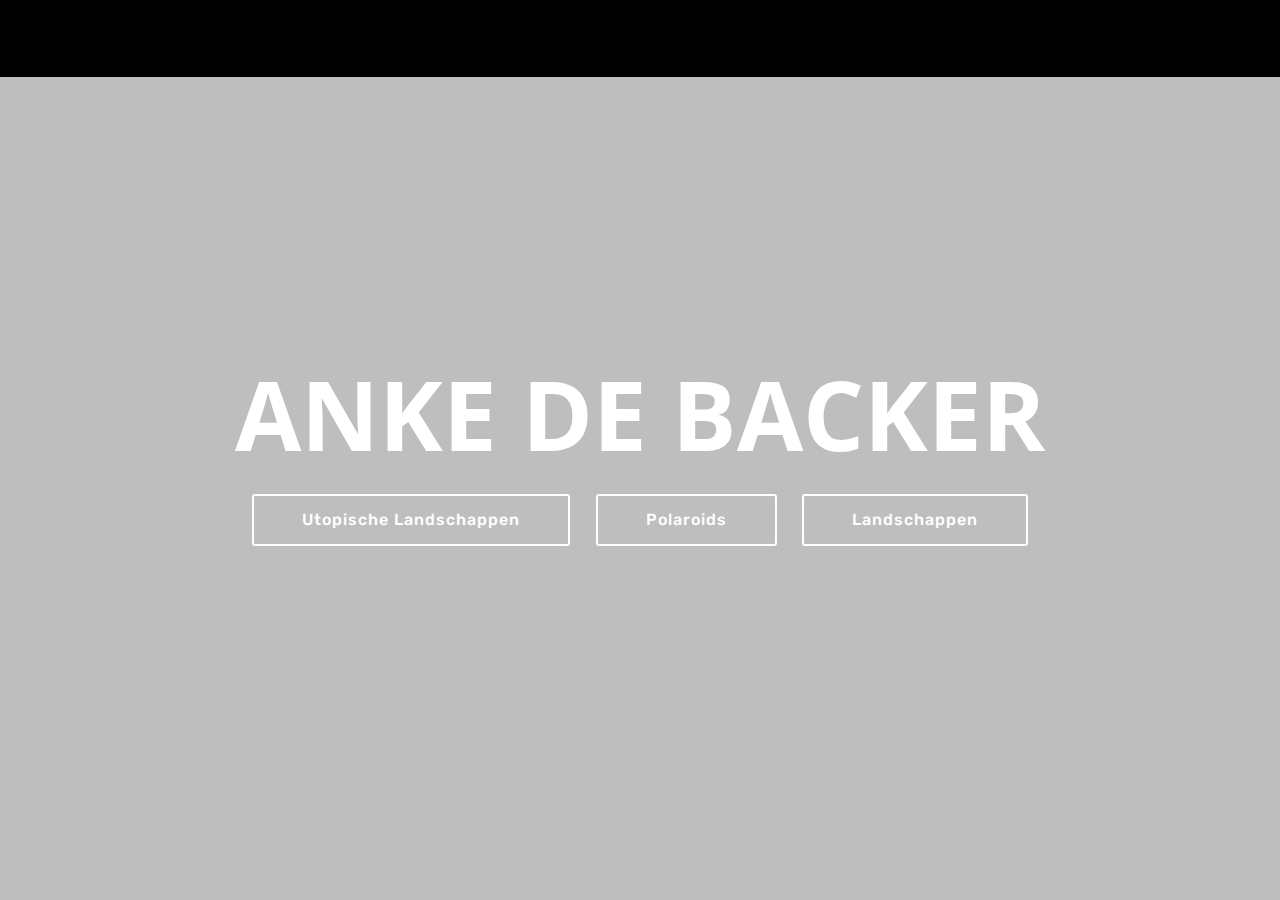
<file: index.html>
<!DOCTYPE html>
<html >
<head>
  <!-- Site made with Mobirise Website Builder v4.8.4, https://mobirise.com -->
  <meta charset="UTF-8">
  <meta http-equiv="X-UA-Compatible" content="IE=edge">
  <meta name="generator" content="Mobirise v4.8.4, mobirise.com">
  <meta name="viewport" content="width=device-width, initial-scale=1, minimum-scale=1">
  <link rel="shortcut icon" href="assets/images/logo2.png" type="image/x-icon">
  <meta name="description" content="">
  <title>Home</title>
  <link rel="stylesheet" href="assets/web/assets/mobirise-icons/mobirise-icons.css">
  <link rel="stylesheet" href="assets/tether/tether.min.css">
  <link rel="stylesheet" href="assets/bootstrap/css/bootstrap.min.css">
  <link rel="stylesheet" href="assets/bootstrap/css/bootstrap-grid.min.css">
  <link rel="stylesheet" href="assets/bootstrap/css/bootstrap-reboot.min.css">
  <link rel="stylesheet" href="assets/dropdown/css/style.css">
  <link rel="stylesheet" href="assets/theme/css/style.css">
  <link rel="stylesheet" href="assets/mobirise/css/mbr-additional.css" type="text/css">
  
  
  
</head>
<body>

<!-- Google Analytics -->
<!-- Global site tag (gtag.js) - Google Analytics -->
<script async src="https://www.googletagmanager.com/gtag/js?id=UA-126751980-1"></script>
<script>
  window.dataLayer = window.dataLayer || [];
  function gtag(){dataLayer.push(arguments);}
  gtag('js', new Date());

  gtag('config', 'UA-126751980-1');
</script>

<!-- /Google Analytics -->


  <section class="menu cid-r7dL0N2SV4" once="menu" id="menu1-d">

    

    <nav class="navbar navbar-expand beta-menu navbar-dropdown align-items-center navbar-fixed-top navbar-toggleable-sm">
        <button class="navbar-toggler navbar-toggler-right" type="button" data-toggle="collapse" data-target="#navbarSupportedContent" aria-controls="navbarSupportedContent" aria-expanded="false" aria-label="Toggle navigation">
            <div class="hamburger">
                <span></span>
                <span></span>
                <span></span>
                <span></span>
            </div>
        </button>
        <div class="menu-logo">
            <div class="navbar-brand">
                
                
            </div>
        </div>
        <div class="collapse navbar-collapse" id="navbarSupportedContent">
            <ul class="navbar-nav nav-dropdown nav-right navbar-nav-top-padding" data-app-modern-menu="true"><li class="nav-item">
                    <a class="nav-link link text-black display-4" href="index.html">HOME</a>
                </li><li class="nav-item">
                    <a class="nav-link link text-black display-4" href="page3.html">BIOGRAFIE</a>
                </li><li class="nav-item"><a class="nav-link link text-black display-4" href="page5.html">INSTAGRAM</a></li><li class="nav-item"><a class="nav-link link text-black display-4" href="page4.html">CONTACT</a></li></ul>
            
        </div>
    </nav>
</section>

<section class="engine"><a href="https://mobirise.info/t">free amp template</a></section><section class="header8 cid-r7dKYGfthW mbr-fullscreen" data-bg-video="https://www.youtube.com/embed/RB9sBv_3J9g?rel=0&amp;showinfo=0&amp;autoplay=0&amp;loop=0" id="header8-c">

    

    <div class="mbr-overlay" style="opacity: 0.2; background-color: rgb(0, 0, 0);">
    </div>

    <div class="container align-center">
        <div class="row justify-content-md-center">
            <div class="mbr-white col-md-10">
                <h1 class="mbr-section-title align-center py-2 mbr-bold mbr-fonts-style display-1">
                        ANKE DE BACKER</h1>
                
                
                
                <div class="mbr-section-btn text-center"><a class="btn btn-md btn-white-outline display-4" href="page.html">Utopische Landschappen</a> <a class="btn btn-md btn-white-outline display-4" href="https://mobirise.co">Polaroids</a> <a class="btn btn-md btn-white-outline display-4" href="page6.html">Landschappen</a></div>
            </div>
        </div>
    </div>
    
</section>


  <script src="assets/web/assets/jquery/jquery.min.js"></script>
  <script src="assets/popper/popper.min.js"></script>
  <script src="assets/tether/tether.min.js"></script>
  <script src="assets/bootstrap/js/bootstrap.min.js"></script>
  <script src="assets/smoothscroll/smooth-scroll.js"></script>
  <script src="assets/touchswipe/jquery.touch-swipe.min.js"></script>
  <script src="assets/playervimeo/vimeo_player.js"></script>
  <script src="assets/ytplayer/jquery.mb.ytplayer.min.js"></script>
  <script src="assets/vimeoplayer/jquery.mb.vimeo_player.js"></script>
  <script src="assets/dropdown/js/script.min.js"></script>
  <script src="assets/theme/js/script.js"></script>
  
  
</body>
</html>
</file>
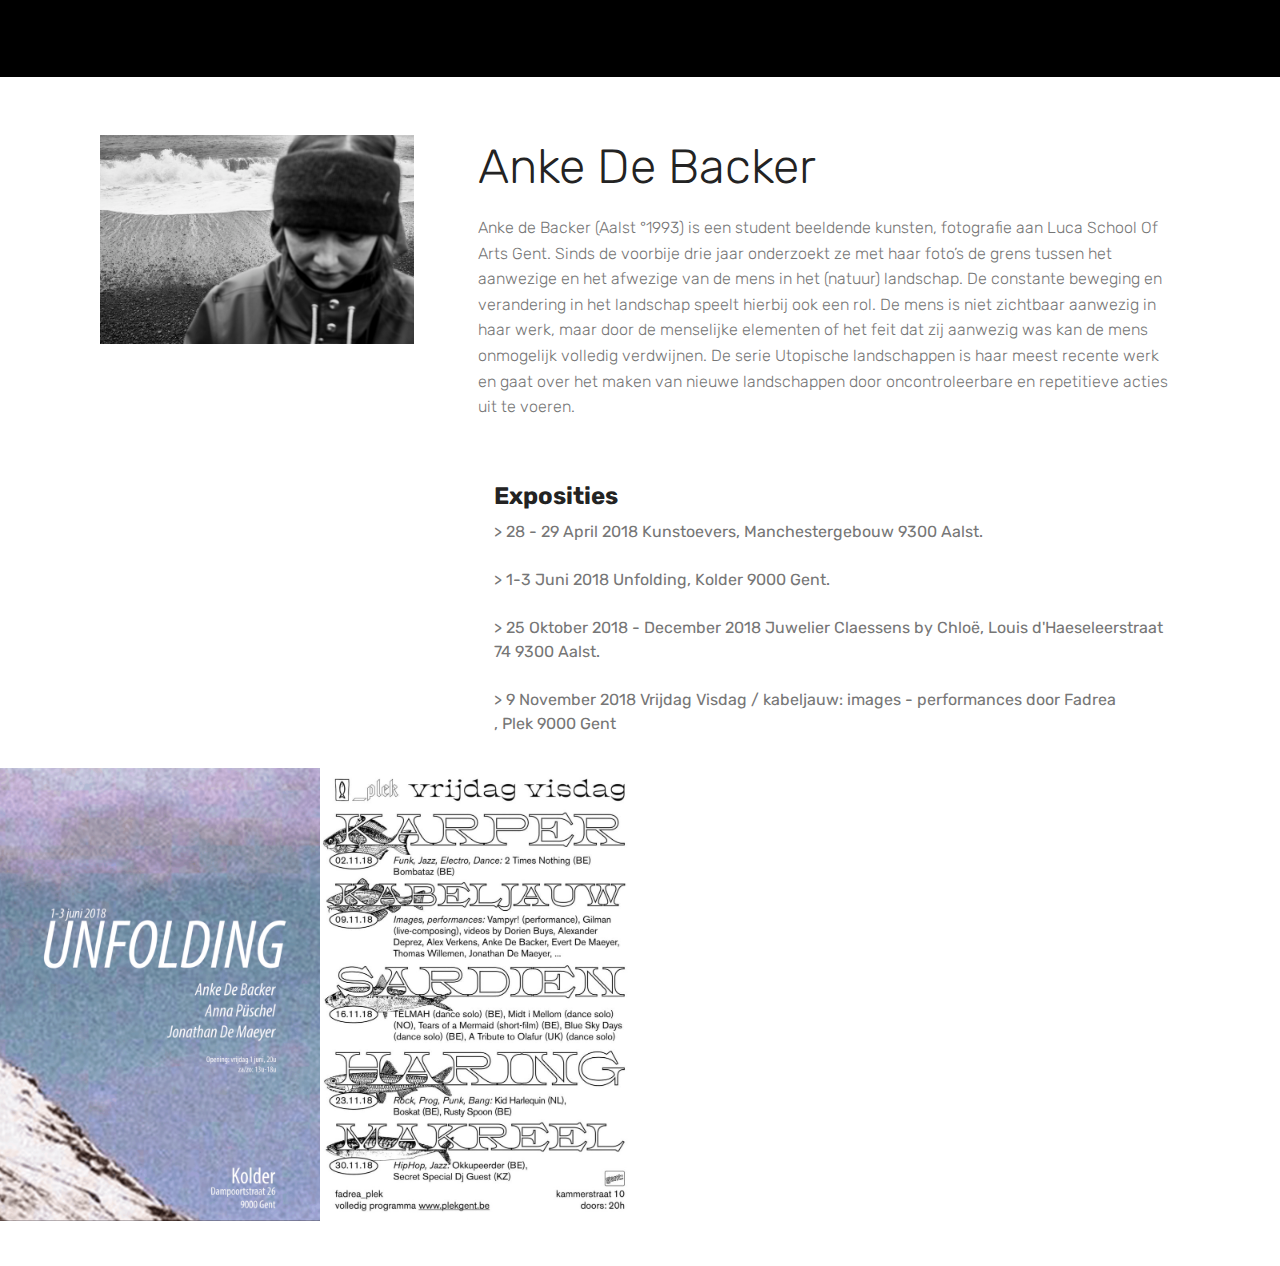
<file: page3.html>
<!DOCTYPE html>
<html >
<head>
  <!-- Site made with Mobirise Website Builder v4.8.4, https://mobirise.com -->
  <meta charset="UTF-8">
  <meta http-equiv="X-UA-Compatible" content="IE=edge">
  <meta name="generator" content="Mobirise v4.8.4, mobirise.com">
  <meta name="viewport" content="width=device-width, initial-scale=1, minimum-scale=1">
  <link rel="shortcut icon" href="assets/images/logo2.png" type="image/x-icon">
  <meta name="description" content="Website Builder Description">
  <title>biografie</title>
  <link rel="stylesheet" href="assets/web/assets/mobirise-icons/mobirise-icons.css">
  <link rel="stylesheet" href="assets/tether/tether.min.css">
  <link rel="stylesheet" href="assets/bootstrap/css/bootstrap.min.css">
  <link rel="stylesheet" href="assets/bootstrap/css/bootstrap-grid.min.css">
  <link rel="stylesheet" href="assets/bootstrap/css/bootstrap-reboot.min.css">
  <link rel="stylesheet" href="assets/dropdown/css/style.css">
  <link rel="stylesheet" href="assets/theme/css/style.css">
  <link rel="stylesheet" href="assets/gallery/style.css">
  <link rel="stylesheet" href="assets/mobirise/css/mbr-additional.css" type="text/css">
  
  
  
</head>
<body>

<!-- Google Analytics -->
<!-- Global site tag (gtag.js) - Google Analytics -->
<script async src="https://www.googletagmanager.com/gtag/js?id=UA-126751980-1"></script>
<script>
  window.dataLayer = window.dataLayer || [];
  function gtag(){dataLayer.push(arguments);}
  gtag('js', new Date());

  gtag('config', 'UA-126751980-1');
</script>

<!-- /Google Analytics -->


  <section class="menu cid-r8wgXJpiSx" once="menu" id="menu1-o">

    

    <nav class="navbar navbar-expand beta-menu navbar-dropdown align-items-center navbar-fixed-top navbar-toggleable-sm">
        <button class="navbar-toggler navbar-toggler-right" type="button" data-toggle="collapse" data-target="#navbarSupportedContent" aria-controls="navbarSupportedContent" aria-expanded="false" aria-label="Toggle navigation">
            <div class="hamburger">
                <span></span>
                <span></span>
                <span></span>
                <span></span>
            </div>
        </button>
        <div class="menu-logo">
            <div class="navbar-brand">
                
                
            </div>
        </div>
        <div class="collapse navbar-collapse" id="navbarSupportedContent">
            <ul class="navbar-nav nav-dropdown nav-right navbar-nav-top-padding" data-app-modern-menu="true"><li class="nav-item">
                    <a class="nav-link link text-black display-4" href="index.html">HOME</a>
                </li><li class="nav-item">
                    <a class="nav-link link text-black display-4" href="page3.html">BIOGRAFIE</a>
                </li><li class="nav-item"><a class="nav-link link text-black display-4" href="page5.html">INSTAGRAM</a></li><li class="nav-item"><a class="nav-link link text-black display-4" href="page4.html">CONTACT</a></li></ul>
            
        </div>
    </nav>
</section>

<section class="engine"><a href="https://mobirise.info/p">web templates free download</a></section><section class="features11 cid-r7dQSt8qyp" id="features11-i">

    

    

    <div class="container">   
        <div class="col-md-12">
            <div class="media-container-row">
                <div class="mbr-figure" style="width: 35%;">
                    <img src="assets/images/1-110.jpg" alt="Mobirise" title="">
                </div>
                <div class=" align-left aside-content">
                    <h2 class="mbr-title pt-2 mbr-fonts-style display-2">Anke De Backer</h2>
                    <div class="mbr-section-text">
                        <p class="mbr-text mb-5 pt-3 mbr-light mbr-fonts-style display-7">
                        Anke de Backer (Aalst °1993) is een student beeldende kunsten, fotografie aan Luca School Of Arts Gent. Sinds de voorbije drie jaar onderzoekt ze met haar foto’s de grens tussen het aanwezige en het afwezige van de mens in het (natuur) landschap. De constante beweging en verandering in het landschap speelt hierbij ook een rol. De mens is niet zichtbaar aanwezig in haar werk, maar door de menselijke elementen of het feit dat zij aanwezig was kan de mens onmogelijk volledig verdwijnen.  De serie Utopische landschappen is haar meest recente werk en gaat over het maken van nieuwe landschappen door oncontroleerbare en repetitieve acties uit te voeren.</p>
                    </div>

                    <div class="block-content">
                        <div class="card p-3 pr-3">
                            <div class="media">
                                     
                                <div class="media-body">
                                    <h4 class="card-title mbr-fonts-style display-5"><strong>Exposities&nbsp;</strong></h4>
                                </div>
                            </div>                

                            <div class="card-box">
                                <p class="block-text mbr-fonts-style display-7">&gt; 28 - 29 April 2018 Kunstoevers, Manchestergebouw 9300 Aalst. <br><br>&gt; 1-3 Juni 2018 Unfolding, Kolder 9000 Gent. <br><br>&gt; 25 Oktober 2018 - December 2018 Juwelier Claessens by Chloë, Louis d'Haeseleerstraat 74 9300 Aalst. <br><br>&gt; 9 November 2018 Vrijdag Visdag / kabeljauw: images - performances door Fadrea <br>, Plek 9000 Gent&nbsp;</p>
                            </div>
                        </div>

                        
                    </div>
                </div>
            </div>
        </div> 
    </div>          
</section>

<section class="mbr-gallery mbr-slider-carousel cid-r8wfuVxZlB" id="gallery3-l">

    

    <div>
        <div><!-- Filter --><!-- Gallery --><div class="mbr-gallery-row"><div class="mbr-gallery-layout-default"><div><div><div class="mbr-gallery-item mbr-gallery-item--p0" data-video-url="false" data-tags="Geweldige"><div href="#lb-gallery3-l" data-slide-to="0" data-toggle="modal"><img src="assets/images/32152276-10216862632983622-5066106232792678400-n-800x1134.png" alt="" title=""><span class="icon-focus"></span></div></div><div class="mbr-gallery-item mbr-gallery-item--p0" data-video-url="false" data-tags="Geweldige"><div href="#lb-gallery3-l" data-slide-to="1" data-toggle="modal"><img src="assets/images/45057844-1864809343616482-1585149421090242560-o-800x1131.jpg" alt="" title=""><span class="icon-focus"></span></div></div></div></div><div class="clearfix"></div></div></div><!-- Lightbox --><div data-app-prevent-settings="" class="mbr-slider modal fade carousel slide" tabindex="-1" data-keyboard="true" data-interval="false" id="lb-gallery3-l"><div class="modal-dialog"><div class="modal-content"><div class="modal-body"><div class="carousel-inner"><div class="carousel-item"><img src="assets/images/32152276-10216862632983622-5066106232792678400-n.png" alt="" title=""></div><div class="carousel-item active"><img src="assets/images/45057844-1864809343616482-1585149421090242560-o.jpg" alt="" title=""></div></div><a class="carousel-control carousel-control-prev" role="button" data-slide="prev" href="#lb-gallery3-l"><span class="mbri-left mbr-iconfont" aria-hidden="true"></span><span class="sr-only">Previous</span></a><a class="carousel-control carousel-control-next" role="button" data-slide="next" href="#lb-gallery3-l"><span class="mbri-right mbr-iconfont" aria-hidden="true"></span><span class="sr-only">Next</span></a><a class="close" href="#" role="button" data-dismiss="modal"><span class="sr-only">Close</span></a></div></div></div></div></div>
    </div>

</section>


  <script src="assets/web/assets/jquery/jquery.min.js"></script>
  <script src="assets/popper/popper.min.js"></script>
  <script src="assets/tether/tether.min.js"></script>
  <script src="assets/bootstrap/js/bootstrap.min.js"></script>
  <script src="assets/smoothscroll/smooth-scroll.js"></script>
  <script src="assets/dropdown/js/script.min.js"></script>
  <script src="assets/touchswipe/jquery.touch-swipe.min.js"></script>
  <script src="assets/vimeoplayer/jquery.mb.vimeo_player.js"></script>
  <script src="assets/bootstrapcarouselswipe/bootstrap-carousel-swipe.js"></script>
  <script src="assets/masonry/masonry.pkgd.min.js"></script>
  <script src="assets/imagesloaded/imagesloaded.pkgd.min.js"></script>
  <script src="assets/theme/js/script.js"></script>
  <script src="assets/gallery/player.min.js"></script>
  <script src="assets/gallery/script.js"></script>
  <script src="assets/slidervideo/script.js"></script>
  
  
</body>
</html>
</file>
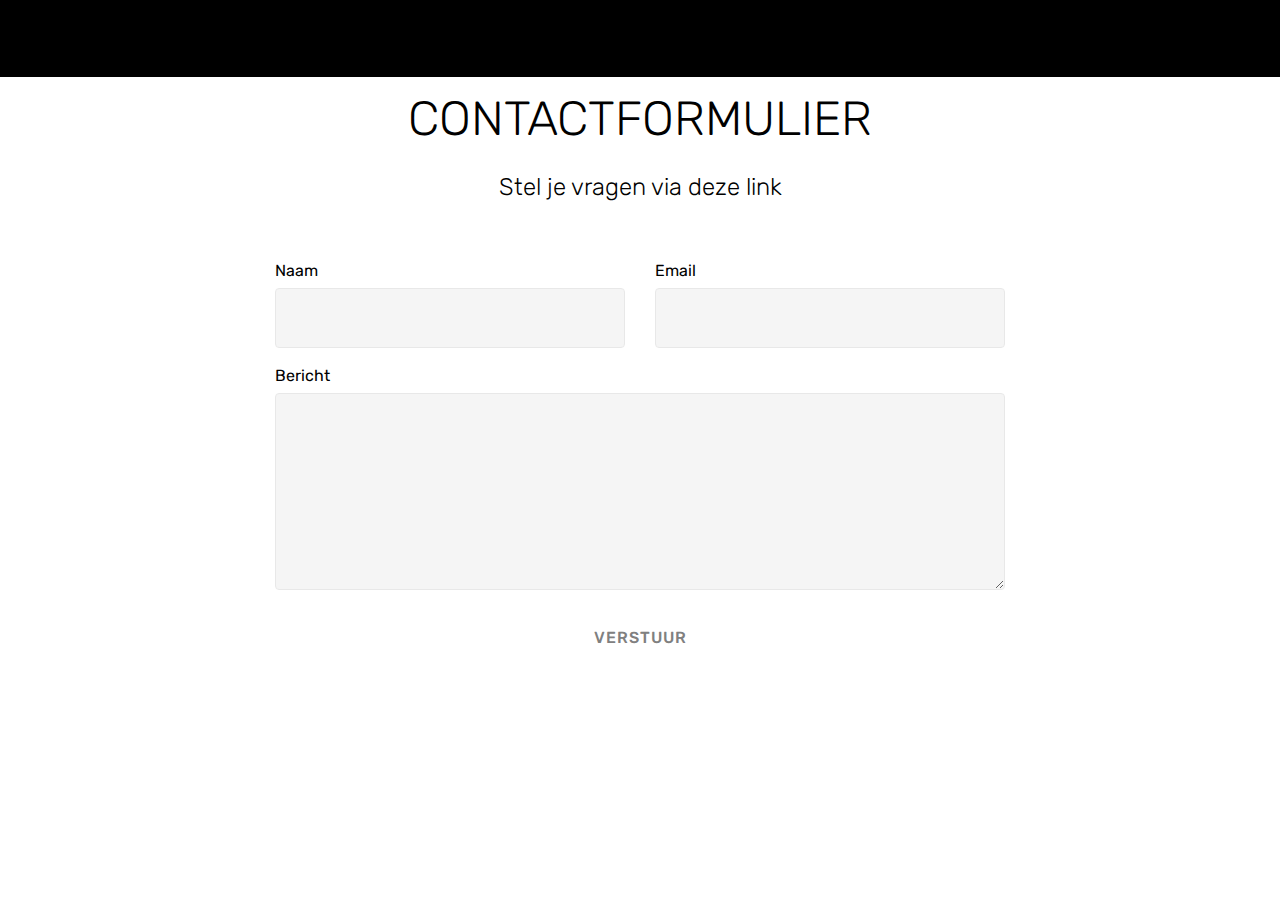
<file: page4.html>
<!DOCTYPE html>
<html >
<head>
  <!-- Site made with Mobirise Website Builder v4.8.4, https://mobirise.com -->
  <meta charset="UTF-8">
  <meta http-equiv="X-UA-Compatible" content="IE=edge">
  <meta name="generator" content="Mobirise v4.8.4, mobirise.com">
  <meta name="viewport" content="width=device-width, initial-scale=1, minimum-scale=1">
  <link rel="shortcut icon" href="assets/images/logo2.png" type="image/x-icon">
  <meta name="description" content="Web Page Maker Description">
  <title>CONTACT</title>
  <link rel="stylesheet" href="assets/web/assets/mobirise-icons/mobirise-icons.css">
  <link rel="stylesheet" href="assets/tether/tether.min.css">
  <link rel="stylesheet" href="assets/bootstrap/css/bootstrap.min.css">
  <link rel="stylesheet" href="assets/bootstrap/css/bootstrap-grid.min.css">
  <link rel="stylesheet" href="assets/bootstrap/css/bootstrap-reboot.min.css">
  <link rel="stylesheet" href="assets/dropdown/css/style.css">
  <link rel="stylesheet" href="assets/theme/css/style.css">
  <link rel="stylesheet" href="assets/mobirise/css/mbr-additional.css" type="text/css">
  
  
  
</head>
<body>

<!-- Google Analytics -->
<!-- Global site tag (gtag.js) - Google Analytics -->
<script async src="https://www.googletagmanager.com/gtag/js?id=UA-126751980-1"></script>
<script>
  window.dataLayer = window.dataLayer || [];
  function gtag(){dataLayer.push(arguments);}
  gtag('js', new Date());

  gtag('config', 'UA-126751980-1');
</script>

<!-- /Google Analytics -->


  <section class="menu cid-r7dL0N2SV4" once="menu" id="menu1-e">

    

    <nav class="navbar navbar-expand beta-menu navbar-dropdown align-items-center navbar-fixed-top navbar-toggleable-sm">
        <button class="navbar-toggler navbar-toggler-right" type="button" data-toggle="collapse" data-target="#navbarSupportedContent" aria-controls="navbarSupportedContent" aria-expanded="false" aria-label="Toggle navigation">
            <div class="hamburger">
                <span></span>
                <span></span>
                <span></span>
                <span></span>
            </div>
        </button>
        <div class="menu-logo">
            <div class="navbar-brand">
                
                
            </div>
        </div>
        <div class="collapse navbar-collapse" id="navbarSupportedContent">
            <ul class="navbar-nav nav-dropdown nav-right navbar-nav-top-padding" data-app-modern-menu="true"><li class="nav-item">
                    <a class="nav-link link text-black display-4" href="index.html">HOME</a>
                </li><li class="nav-item">
                    <a class="nav-link link text-black display-4" href="page3.html">BIOGRAFIE</a>
                </li><li class="nav-item"><a class="nav-link link text-black display-4" href="page5.html">INSTAGRAM</a></li><li class="nav-item"><a class="nav-link link text-black display-4" href="page4.html">CONTACT</a></li></ul>
            
        </div>
    </nav>
</section>

<section class="engine"><a href="https://mobirise.info/x">css templates</a></section><section class="mbr-section form1 cid-r7dOeHgq0d" id="form1-f">

    

    
    <div class="container">
        <div class="row justify-content-center">
            <div class="title col-12 col-lg-8">
                <h2 class="mbr-section-title align-center pb-3 mbr-fonts-style display-2">
                    CONTACTFORMULIER
                </h2>
                <h3 class="mbr-section-subtitle align-center mbr-light pb-3 mbr-fonts-style display-5">Stel je vragen via deze link</h3>
            </div>
        </div>
    </div>
    <div class="container">
        <div class="row justify-content-center">
            <div class="media-container-column col-lg-8" data-form-type="formoid">
                    <div data-form-alert="" hidden=""></div>
            
                    <form class="mbr-form" action="https://mobirise.com/" method="post" data-form-title="Mobirise Form"><input type="hidden" name="email" data-form-email="true" value="1NK5YstrsvMC7R96fIWlOf+Vp1cu4GVOlLZ2FBUhnTQuuNqP+kWmY07nqlMznZwQVgMG/eptgoXWxp1NziVyVGLnCBa3uxqClxkVTSVb/fNBuSU4GB9HE3hOht+0Hzva">
                        <div class="row row-sm-offset">
                            <div class="col-md-4 multi-horizontal" data-for="name">
                                <div class="form-group">
                                    <label class="form-control-label mbr-fonts-style display-7" for="name-form1-f">Naam</label>
                                    <input type="text" class="form-control" name="name" data-form-field="Name" required="" id="name-form1-f">
                                </div>
                            </div>
                            <div class="col-md-4 multi-horizontal" data-for="email">
                                <div class="form-group">
                                    <label class="form-control-label mbr-fonts-style display-7" for="email-form1-f">Email</label>
                                    <input type="email" class="form-control" name="email" data-form-field="Email" required="" id="email-form1-f">
                                </div>
                            </div>
                            
                        </div>
                        <div class="form-group" data-for="message">
                            <label class="form-control-label mbr-fonts-style display-7" for="message-form1-f">Bericht</label>
                            <textarea type="text" class="form-control" name="message" rows="7" data-form-field="Message" id="message-form1-f"></textarea>
                        </div>
            
                        <span class="input-group-btn"><button href="" type="submit" class="btn btn-form btn-white display-4">VERSTUUR</button></span>
                    </form>
            </div>
        </div>
    </div>
</section>


  <script src="assets/web/assets/jquery/jquery.min.js"></script>
  <script src="assets/popper/popper.min.js"></script>
  <script src="assets/tether/tether.min.js"></script>
  <script src="assets/bootstrap/js/bootstrap.min.js"></script>
  <script src="assets/smoothscroll/smooth-scroll.js"></script>
  <script src="assets/dropdown/js/script.min.js"></script>
  <script src="assets/touchswipe/jquery.touch-swipe.min.js"></script>
  <script src="assets/theme/js/script.js"></script>
  <script src="assets/formoid/formoid.min.js"></script>
  
  
</body>
</html>
</file>
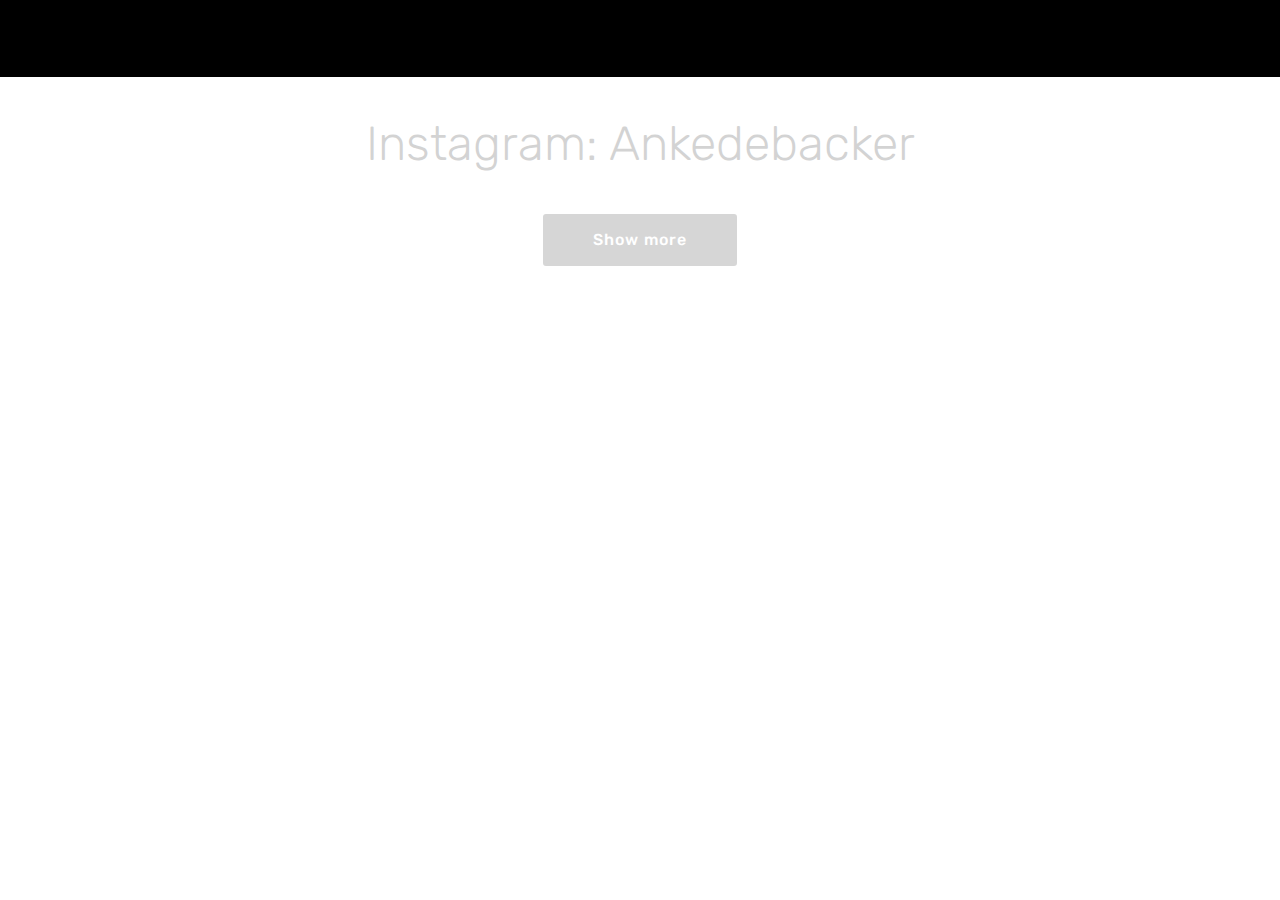
<file: page5.html>
<!DOCTYPE html>
<html >
<head>
  <!-- Site made with Mobirise Website Builder v4.8.4, https://mobirise.com -->
  <meta charset="UTF-8">
  <meta http-equiv="X-UA-Compatible" content="IE=edge">
  <meta name="generator" content="Mobirise v4.8.4, mobirise.com">
  <meta name="viewport" content="width=device-width, initial-scale=1, minimum-scale=1">
  <link rel="shortcut icon" href="assets/images/logo2.png" type="image/x-icon">
  <meta name="description" content="Website Creator Description">
  <title>instagram</title>
  <link rel="stylesheet" href="assets/web/assets/mobirise-icons/mobirise-icons.css">
  <link rel="stylesheet" href="assets/tether/tether.min.css">
  <link rel="stylesheet" href="assets/bootstrap/css/bootstrap.min.css">
  <link rel="stylesheet" href="assets/bootstrap/css/bootstrap-grid.min.css">
  <link rel="stylesheet" href="assets/bootstrap/css/bootstrap-reboot.min.css">
  <link rel="stylesheet" href="assets/dropdown/css/style.css">
  <link rel="stylesheet" href="assets/style.css">
  <link rel="stylesheet" href="assets/slick.css">
  <link rel="stylesheet" href="assets/theme/css/style.css">
  <link rel="stylesheet" href="assets/mobirise/css/mbr-additional.css" type="text/css">
  
  
  
</head>
<body>

<!-- Google Analytics -->
<!-- Global site tag (gtag.js) - Google Analytics -->
<script async src="https://www.googletagmanager.com/gtag/js?id=UA-126751980-1"></script>
<script>
  window.dataLayer = window.dataLayer || [];
  function gtag(){dataLayer.push(arguments);}
  gtag('js', new Date());

  gtag('config', 'UA-126751980-1');
</script>

<!-- /Google Analytics -->


  <section class="menu cid-r8wgXJpiSx" once="menu" id="menu1-p">

    

    <nav class="navbar navbar-expand beta-menu navbar-dropdown align-items-center navbar-fixed-top navbar-toggleable-sm">
        <button class="navbar-toggler navbar-toggler-right" type="button" data-toggle="collapse" data-target="#navbarSupportedContent" aria-controls="navbarSupportedContent" aria-expanded="false" aria-label="Toggle navigation">
            <div class="hamburger">
                <span></span>
                <span></span>
                <span></span>
                <span></span>
            </div>
        </button>
        <div class="menu-logo">
            <div class="navbar-brand">
                
                
            </div>
        </div>
        <div class="collapse navbar-collapse" id="navbarSupportedContent">
            <ul class="navbar-nav nav-dropdown nav-right navbar-nav-top-padding" data-app-modern-menu="true"><li class="nav-item">
                    <a class="nav-link link text-black display-4" href="index.html">HOME</a>
                </li><li class="nav-item">
                    <a class="nav-link link text-black display-4" href="page3.html">BIOGRAFIE</a>
                </li><li class="nav-item"><a class="nav-link link text-black display-4" href="page5.html">INSTAGRAM</a></li><li class="nav-item"><a class="nav-link link text-black display-4" href="page4.html">CONTACT</a></li></ul>
            
        </div>
    </nav>
</section>

<section class="engine"><a href="https://mobirise.info/i">free web creation software</a></section><section class="mbr-instagram-feed" data-rows="6" data-per-row-slider="" data-spacing="10" data-full-width="" data-token="196794413.727bfe1.a9ccc50d23c14d98b4d94003ae3c44c7" data-per-row-grid="3" id="instagram-feed-block-q" data-rv-view="8" style="background-color: rgb(255, 255, 255); padding-top: 120px; padding-bottom: 40px;">
    
    <div class="container container_toggle">
        <div class="row">
            <div class="col">
                <div class="inst">
                    <h1 class="inst__title align-center mbr-fonts-style display-2">Instagram: Ankedebacker</h1>
                    <div class="inst__content"></div>
                    <div class="inst__more mbr-section-btn align-center" buttons="0"><a class="btn btn-md display-4 btn-black" href="#" data-max-id="1786467829910877865_196794413">Show more</a></div>
                </div>
            </div>
        </div>
    </div>
</section>


  <script src="assets/web/assets/jquery/jquery.min.js"></script>
  <script src="assets/popper/popper.min.js"></script>
  <script src="assets/tether/tether.min.js"></script>
  <script src="assets/bootstrap/js/bootstrap.min.js"></script>
  <script src="assets/smoothscroll/smooth-scroll.js"></script>
  <script src="assets/dropdown/js/script.min.js"></script>
  <script src="assets/touchswipe/jquery.touch-swipe.min.js"></script>
  <script src="assets/index.js"></script>
  <script src="assets/slick.min.js"></script>
  <script src="assets/theme/js/script.js"></script>
  
  
</body>
</html>
</file>
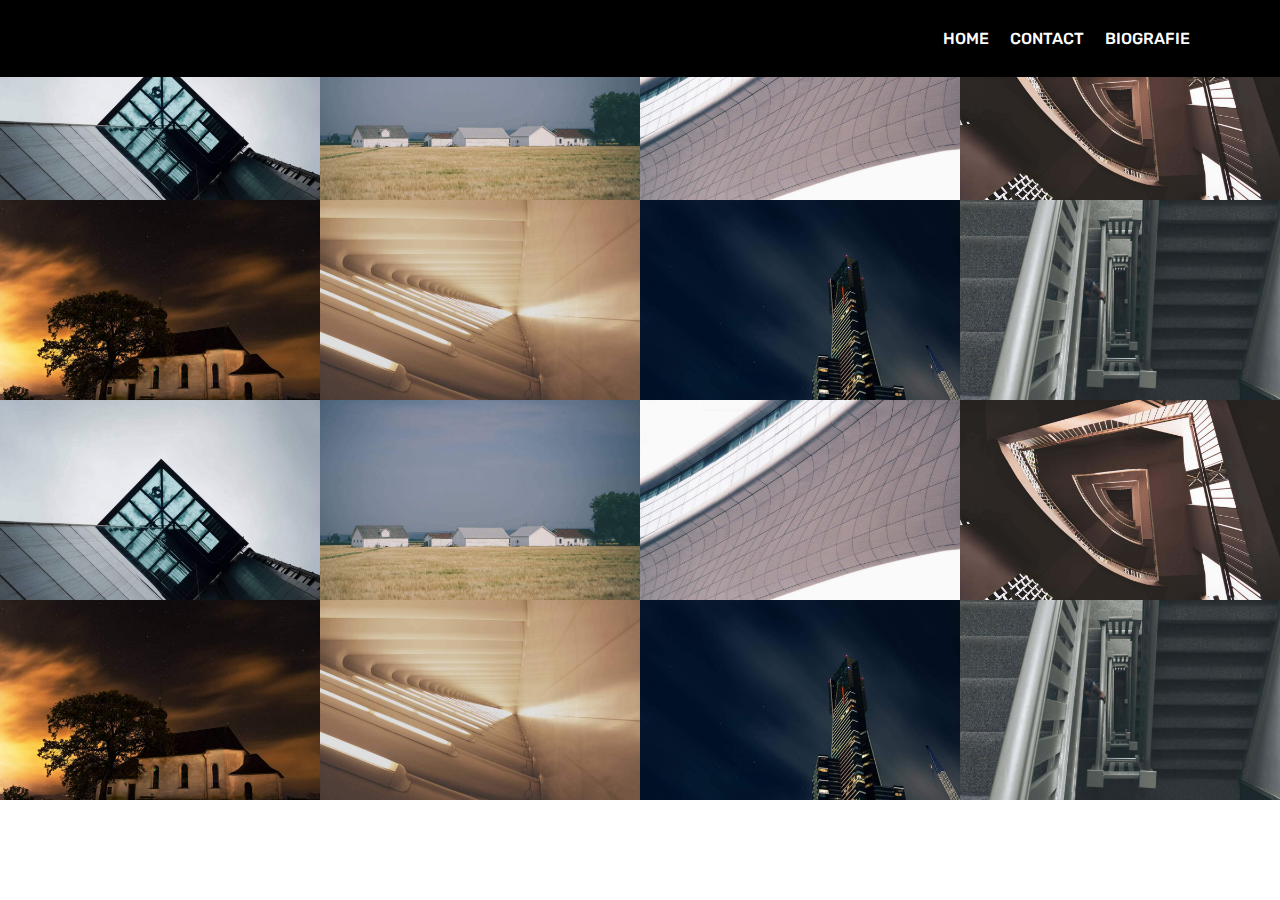
<file: work1.html>
<!DOCTYPE html>
<html >
<head>
  <!-- Site made with Mobirise Website Builder v4.8.4, https://mobirise.com -->
  <meta charset="UTF-8">
  <meta http-equiv="X-UA-Compatible" content="IE=edge">
  <meta name="generator" content="Mobirise v4.8.4, mobirise.com">
  <meta name="viewport" content="width=device-width, initial-scale=1, minimum-scale=1">
  <link rel="shortcut icon" href="assets/images/logo2.png" type="image/x-icon">
  <meta name="description" content="Website Maker Description">
  <title>polaroids</title>
  <link rel="stylesheet" href="assets/web/assets/mobirise-icons/mobirise-icons.css">
  <link rel="stylesheet" href="assets/tether/tether.min.css">
  <link rel="stylesheet" href="assets/bootstrap/css/bootstrap.min.css">
  <link rel="stylesheet" href="assets/bootstrap/css/bootstrap-grid.min.css">
  <link rel="stylesheet" href="assets/bootstrap/css/bootstrap-reboot.min.css">
  <link rel="stylesheet" href="assets/dropdown/css/style.css">
  <link rel="stylesheet" href="assets/theme/css/style.css">
  <link rel="stylesheet" href="assets/gallery/style.css">
  <link rel="stylesheet" href="assets/mobirise/css/mbr-additional.css" type="text/css">
  
  
  
</head>
<body>

<!-- Google Analytics -->
<!-- Global site tag (gtag.js) - Google Analytics -->
<script async src="https://www.googletagmanager.com/gtag/js?id=UA-126751980-1"></script>
<script>
  window.dataLayer = window.dataLayer || [];
  function gtag(){dataLayer.push(arguments);}
  gtag('js', new Date());

  gtag('config', 'UA-126751980-1');
</script>

<!-- /Google Analytics -->


  <section class="menu cid-r8UWzlOTUG" once="menu" id="menu1-z">

    

    <nav class="navbar navbar-expand beta-menu navbar-dropdown align-items-center navbar-fixed-top navbar-toggleable-sm">
        <button class="navbar-toggler navbar-toggler-right" type="button" data-toggle="collapse" data-target="#navbarSupportedContent" aria-controls="navbarSupportedContent" aria-expanded="false" aria-label="Toggle navigation">
            <div class="hamburger">
                <span></span>
                <span></span>
                <span></span>
                <span></span>
            </div>
        </button>
        <div class="menu-logo">
            <div class="navbar-brand">
                
                
            </div>
        </div>
        <div class="collapse navbar-collapse" id="navbarSupportedContent">
            <ul class="navbar-nav nav-dropdown nav-right navbar-nav-top-padding" data-app-modern-menu="true"><li class="nav-item">
                    <a class="nav-link link text-white display-4" href="index.html">HOME</a>
                </li><li class="nav-item"><a class="nav-link link text-white display-4" href="page4.html">CONTACT</a></li>
                <li class="nav-item">
                    <a class="nav-link link text-white display-4" href="page3.html">BIOGRAFIE</a>
                </li></ul>
            
        </div>
    </nav>
</section>

<section class="engine"><a href="https://mobirise.info/b">how to create your own website</a></section><section class="mbr-gallery mbr-slider-carousel cid-r8UWvCJwz9" id="gallery3-x">

    

    <div>
        <div><!-- Filter --><!-- Gallery --><div class="mbr-gallery-row"><div class="mbr-gallery-layout-default"><div><div><div class="mbr-gallery-item mbr-gallery-item--p0" data-video-url="false" data-tags="Geweldige"><div href="#lb-gallery3-x" data-slide-to="0" data-toggle="modal"><img src="assets/images/gallery00.jpg" alt="" title=""><span class="icon-focus"></span></div></div><div class="mbr-gallery-item mbr-gallery-item--p0" data-video-url="false" data-tags="Sympathieke"><div href="#lb-gallery3-x" data-slide-to="1" data-toggle="modal"><img src="assets/images/gallery01.jpg" alt="" title=""><span class="icon-focus"></span></div></div><div class="mbr-gallery-item mbr-gallery-item--p0" data-video-url="false" data-tags="Creatieve"><div href="#lb-gallery3-x" data-slide-to="2" data-toggle="modal"><img src="assets/images/gallery02.jpg" alt="" title=""><span class="icon-focus"></span></div></div><div class="mbr-gallery-item mbr-gallery-item--p0" data-video-url="false" data-tags="Bewegende"><div href="#lb-gallery3-x" data-slide-to="3" data-toggle="modal"><img src="assets/images/gallery03.jpg" alt="" title=""><span class="icon-focus"></span></div></div><div class="mbr-gallery-item mbr-gallery-item--p0" data-video-url="false" data-tags="Geweldige"><div href="#lb-gallery3-x" data-slide-to="4" data-toggle="modal"><img src="assets/images/gallery04.jpg" alt="" title=""><span class="icon-focus"></span></div></div><div class="mbr-gallery-item mbr-gallery-item--p0" data-video-url="false" data-tags="Geweldige"><div href="#lb-gallery3-x" data-slide-to="5" data-toggle="modal"><img src="assets/images/gallery05.jpg" alt="" title=""><span class="icon-focus"></span></div></div><div class="mbr-gallery-item mbr-gallery-item--p0" data-video-url="false" data-tags="Sympathieke"><div href="#lb-gallery3-x" data-slide-to="6" data-toggle="modal"><img src="assets/images/gallery06.jpg" alt="" title=""><span class="icon-focus"></span></div></div><div class="mbr-gallery-item mbr-gallery-item--p0" data-video-url="false" data-tags="Bewegende"><div href="#lb-gallery3-x" data-slide-to="7" data-toggle="modal"><img src="assets/images/gallery07.jpg" alt="" title=""><span class="icon-focus"></span></div></div></div></div><div class="clearfix"></div></div></div><!-- Lightbox --><div data-app-prevent-settings="" class="mbr-slider modal fade carousel slide" tabindex="-1" data-keyboard="true" data-interval="false" id="lb-gallery3-x"><div class="modal-dialog"><div class="modal-content"><div class="modal-body"><div class="carousel-inner"><div class="carousel-item active"><img src="assets/images/gallery00.jpg" alt="" title=""></div><div class="carousel-item"><img src="assets/images/gallery01.jpg" alt="" title=""></div><div class="carousel-item"><img src="assets/images/gallery02.jpg" alt="" title=""></div><div class="carousel-item"><img src="assets/images/gallery03.jpg" alt="" title=""></div><div class="carousel-item"><img src="assets/images/gallery04.jpg" alt="" title=""></div><div class="carousel-item"><img src="assets/images/gallery05.jpg" alt="" title=""></div><div class="carousel-item"><img src="assets/images/gallery06.jpg" alt="" title=""></div><div class="carousel-item"><img src="assets/images/gallery07.jpg" alt="" title=""></div></div><a class="carousel-control carousel-control-prev" role="button" data-slide="prev" href="#lb-gallery3-x"><span class="mbri-left mbr-iconfont" aria-hidden="true"></span><span class="sr-only">Previous</span></a><a class="carousel-control carousel-control-next" role="button" data-slide="next" href="#lb-gallery3-x"><span class="mbri-right mbr-iconfont" aria-hidden="true"></span><span class="sr-only">Next</span></a><a class="close" href="#" role="button" data-dismiss="modal"><span class="sr-only">Close</span></a></div></div></div></div></div>
    </div>

</section>

<section class="mbr-gallery mbr-slider-carousel cid-r8UWwiZPox" id="gallery3-y">

    

    <div>
        <div><!-- Filter --><!-- Gallery --><div class="mbr-gallery-row"><div class="mbr-gallery-layout-default"><div><div><div class="mbr-gallery-item mbr-gallery-item--p0" data-video-url="false" data-tags="Geweldige"><div href="#lb-gallery3-y" data-slide-to="0" data-toggle="modal"><img src="assets/images/gallery00.jpg" alt="" title=""><span class="icon-focus"></span></div></div><div class="mbr-gallery-item mbr-gallery-item--p0" data-video-url="false" data-tags="Sympathieke"><div href="#lb-gallery3-y" data-slide-to="1" data-toggle="modal"><img src="assets/images/gallery01.jpg" alt="" title=""><span class="icon-focus"></span></div></div><div class="mbr-gallery-item mbr-gallery-item--p0" data-video-url="false" data-tags="Creatieve"><div href="#lb-gallery3-y" data-slide-to="2" data-toggle="modal"><img src="assets/images/gallery02.jpg" alt="" title=""><span class="icon-focus"></span></div></div><div class="mbr-gallery-item mbr-gallery-item--p0" data-video-url="false" data-tags="Bewegende"><div href="#lb-gallery3-y" data-slide-to="3" data-toggle="modal"><img src="assets/images/gallery03.jpg" alt="" title=""><span class="icon-focus"></span></div></div><div class="mbr-gallery-item mbr-gallery-item--p0" data-video-url="false" data-tags="Geweldige"><div href="#lb-gallery3-y" data-slide-to="4" data-toggle="modal"><img src="assets/images/gallery04.jpg" alt="" title=""><span class="icon-focus"></span></div></div><div class="mbr-gallery-item mbr-gallery-item--p0" data-video-url="false" data-tags="Geweldige"><div href="#lb-gallery3-y" data-slide-to="5" data-toggle="modal"><img src="assets/images/gallery05.jpg" alt="" title=""><span class="icon-focus"></span></div></div><div class="mbr-gallery-item mbr-gallery-item--p0" data-video-url="false" data-tags="Sympathieke"><div href="#lb-gallery3-y" data-slide-to="6" data-toggle="modal"><img src="assets/images/gallery06.jpg" alt="" title=""><span class="icon-focus"></span></div></div><div class="mbr-gallery-item mbr-gallery-item--p0" data-video-url="false" data-tags="Bewegende"><div href="#lb-gallery3-y" data-slide-to="7" data-toggle="modal"><img src="assets/images/gallery07.jpg" alt="" title=""><span class="icon-focus"></span></div></div></div></div><div class="clearfix"></div></div></div><!-- Lightbox --><div data-app-prevent-settings="" class="mbr-slider modal fade carousel slide" tabindex="-1" data-keyboard="true" data-interval="false" id="lb-gallery3-y"><div class="modal-dialog"><div class="modal-content"><div class="modal-body"><div class="carousel-inner"><div class="carousel-item active"><img src="assets/images/gallery00.jpg" alt="" title=""></div><div class="carousel-item"><img src="assets/images/gallery01.jpg" alt="" title=""></div><div class="carousel-item"><img src="assets/images/gallery02.jpg" alt="" title=""></div><div class="carousel-item"><img src="assets/images/gallery03.jpg" alt="" title=""></div><div class="carousel-item"><img src="assets/images/gallery04.jpg" alt="" title=""></div><div class="carousel-item"><img src="assets/images/gallery05.jpg" alt="" title=""></div><div class="carousel-item"><img src="assets/images/gallery06.jpg" alt="" title=""></div><div class="carousel-item"><img src="assets/images/gallery07.jpg" alt="" title=""></div></div><a class="carousel-control carousel-control-prev" role="button" data-slide="prev" href="#lb-gallery3-y"><span class="mbri-left mbr-iconfont" aria-hidden="true"></span><span class="sr-only">Previous</span></a><a class="carousel-control carousel-control-next" role="button" data-slide="next" href="#lb-gallery3-y"><span class="mbri-right mbr-iconfont" aria-hidden="true"></span><span class="sr-only">Next</span></a><a class="close" href="#" role="button" data-dismiss="modal"><span class="sr-only">Close</span></a></div></div></div></div></div>
    </div>

</section>


  <script src="assets/web/assets/jquery/jquery.min.js"></script>
  <script src="assets/popper/popper.min.js"></script>
  <script src="assets/tether/tether.min.js"></script>
  <script src="assets/bootstrap/js/bootstrap.min.js"></script>
  <script src="assets/smoothscroll/smooth-scroll.js"></script>
  <script src="assets/dropdown/js/script.min.js"></script>
  <script src="assets/touchswipe/jquery.touch-swipe.min.js"></script>
  <script src="assets/vimeoplayer/jquery.mb.vimeo_player.js"></script>
  <script src="assets/bootstrapcarouselswipe/bootstrap-carousel-swipe.js"></script>
  <script src="assets/masonry/masonry.pkgd.min.js"></script>
  <script src="assets/imagesloaded/imagesloaded.pkgd.min.js"></script>
  <script src="assets/theme/js/script.js"></script>
  <script src="assets/gallery/player.min.js"></script>
  <script src="assets/gallery/script.js"></script>
  <script src="assets/slidervideo/script.js"></script>
  
  
</body>
</html>
</file>
<file: assets/web/assets/mobirise-icons/mobirise-icons.css>
@font-face {
  font-family: 'MobiriseIcons';
  src:  url('mobirise-icons.eot?spat4u');
  src:  url('mobirise-icons.eot?spat4u#iefix') format('embedded-opentype'),
    url('mobirise-icons.ttf?spat4u') format('truetype'),
    url('mobirise-icons.woff?spat4u') format('woff'),
    url('mobirise-icons.svg?spat4u#MobiriseIcons') format('svg');
  font-weight: normal;
  font-style: normal;
}

[class^="mbri-"], [class*=" mbri-"] {
  /* use !important to prevent issues with browser extensions that change fonts */
  font-family: MobiriseIcons !important;
  speak: none;
  font-style: normal;
  font-weight: normal;
  font-variant: normal;
  text-transform: none;
  line-height: 1;

  /* Better Font Rendering =========== */
  -webkit-font-smoothing: antialiased;
  -moz-osx-font-smoothing: grayscale;
}

.mbri-add-submenu:before {
  content: "\e900";
}
.mbri-alert:before {
  content: "\e901";
}
.mbri-align-center:before {
  content: "\e902";
}
.mbri-align-justify:before {
  content: "\e903";
}
.mbri-align-left:before {
  content: "\e904";
}
.mbri-align-right:before {
  content: "\e905";
}
.mbri-android:before {
  content: "\e906";
}
.mbri-apple:before {
  content: "\e907";
}
.mbri-arrow-down:before {
  content: "\e908";
}
.mbri-arrow-next:before {
  content: "\e909";
}
.mbri-arrow-prev:before {
  content: "\e90a";
}
.mbri-arrow-up:before {
  content: "\e90b";
}
.mbri-bold:before {
  content: "\e90c";
}
.mbri-bookmark:before {
  content: "\e90d";
}
.mbri-bootstrap:before {
  content: "\e90e";
}
.mbri-briefcase:before {
  content: "\e90f";
}
.mbri-browse:before {
  content: "\e910";
}
.mbri-bulleted-list:before {
  content: "\e911";
}
.mbri-calendar:before {
  content: "\e912";
}
.mbri-camera:before {
  content: "\e913";
}
.mbri-cart-add:before {
  content: "\e914";
}
.mbri-cart-full:before {
  content: "\e915";
}
.mbri-cash:before {
  content: "\e916";
}
.mbri-change-style:before {
  content: "\e917";
}
.mbri-chat:before {
  content: "\e918";
}
.mbri-clock:before {
  content: "\e919";
}
.mbri-close:before {
  content: "\e91a";
}
.mbri-cloud:before {
  content: "\e91b";
}
.mbri-code:before {
  content: "\e91c";
}
.mbri-contact-form:before {
  content: "\e91d";
}
.mbri-credit-card:before {
  content: "\e91e";
}
.mbri-cursor-click:before {
  content: "\e91f";
}
.mbri-cust-feedback:before {
  content: "\e920";
}
.mbri-database:before {
  content: "\e921";
}
.mbri-delivery:before {
  content: "\e922";
}
.mbri-desktop:before {
  content: "\e923";
}
.mbri-devices:before {
  content: "\e924";
}
.mbri-down:before {
  content: "\e925";
}
.mbri-download:before {
  content: "\e989";
}
.mbri-drag-n-drop:before {
  content: "\e927";
}
.mbri-drag-n-drop2:before {
  content: "\e928";
}
.mbri-edit:before {
  content: "\e929";
}
.mbri-edit2:before {
  content: "\e92a";
}
.mbri-error:before {
  content: "\e92b";
}
.mbri-extension:before {
  content: "\e92c";
}
.mbri-features:before {
  content: "\e92d";
}
.mbri-file:before {
  content: "\e92e";
}
.mbri-flag:before {
  content: "\e92f";
}
.mbri-folder:before {
  content: "\e930";
}
.mbri-gift:before {
  content: "\e931";
}
.mbri-github:before {
  content: "\e932";
}
.mbri-globe:before {
  content: "\e933";
}
.mbri-globe-2:before {
  content: "\e934";
}
.mbri-growing-chart:before {
  content: "\e935";
}
.mbri-hearth:before {
  content: "\e936";
}
.mbri-help:before {
  content: "\e937";
}
.mbri-home:before {
  content: "\e938";
}
.mbri-hot-cup:before {
  content: "\e939";
}
.mbri-idea:before {
  content: "\e93a";
}
.mbri-image-gallery:before {
  content: "\e93b";
}
.mbri-image-slider:before {
  content: "\e93c";
}
.mbri-info:before {
  content: "\e93d";
}
.mbri-italic:before {
  content: "\e93e";
}
.mbri-key:before {
  content: "\e93f";
}
.mbri-laptop:before {
  content: "\e940";
}
.mbri-layers:before {
  content: "\e941";
}
.mbri-left-right:before {
  content: "\e942";
}
.mbri-left:before {
  content: "\e943";
}
.mbri-letter:before {
  content: "\e944";
}
.mbri-like:before {
  content: "\e945";
}
.mbri-link:before {
  content: "\e946";
}
.mbri-lock:before {
  content: "\e947";
}
.mbri-login:before {
  content: "\e948";
}
.mbri-logout:before {
  content: "\e949";
}
.mbri-magic-stick:before {
  content: "\e94a";
}
.mbri-map-pin:before {
  content: "\e94b";
}
.mbri-menu:before {
  content: "\e94c";
}
.mbri-mobile:before {
  content: "\e94d";
}
.mbri-mobile2:before {
  content: "\e94e";
}
.mbri-mobirise:before {
  content: "\e94f";
}
.mbri-more-horizontal:before {
  content: "\e950";
}
.mbri-more-vertical:before {
  content: "\e951";
}
.mbri-music:before {
  content: "\e952";
}
.mbri-new-file:before {
  content: "\e953";
}
.mbri-numbered-list:before {
  content: "\e954";
}
.mbri-opened-folder:before {
  content: "\e955";
}
.mbri-pages:before {
  content: "\e956";
}
.mbri-paper-plane:before {
  content: "\e957";
}
.mbri-paperclip:before {
  content: "\e958";
}
.mbri-photo:before {
  content: "\e959";
}
.mbri-photos:before {
  content: "\e95a";
}
.mbri-pin:before {
  content: "\e95b";
}
.mbri-play:before {
  content: "\e95c";
}
.mbri-plus:before {
  content: "\e95d";
}
.mbri-preview:before {
  content: "\e95e";
}
.mbri-print:before {
  content: "\e95f";
}
.mbri-protect:before {
  content: "\e960";
}
.mbri-question:before {
  content: "\e961";
}
.mbri-quote-left:before {
  content: "\e962";
}
.mbri-quote-right:before {
  content: "\e963";
}
.mbri-refresh:before {
  content: "\e964";
}
.mbri-responsive:before {
  content: "\e965";
}
.mbri-right:before {
  content: "\e966";
}
.mbri-rocket:before {
  content: "\e967";
}
.mbri-sad-face:before {
  content: "\e968";
}
.mbri-sale:before {
  content: "\e969";
}
.mbri-save:before {
  content: "\e96a";
}
.mbri-search:before {
  content: "\e96b";
}
.mbri-setting:before {
  content: "\e96c";
}
.mbri-setting2:before {
  content: "\e96d";
}
.mbri-setting3:before {
  content: "\e96e";
}
.mbri-share:before {
  content: "\e96f";
}
.mbri-shopping-bag:before {
  content: "\e970";
}
.mbri-shopping-basket:before {
  content: "\e971";
}
.mbri-shopping-cart:before {
  content: "\e972";
}
.mbri-sites:before {
  content: "\e973";
}
.mbri-smile-face:before {
  content: "\e974";
}
.mbri-speed:before {
  content: "\e975";
}
.mbri-star:before {
  content: "\e976";
}
.mbri-success:before {
  content: "\e977";
}
.mbri-sun:before {
  content: "\e978";
}
.mbri-sun2:before {
  content: "\e979";
}
.mbri-tablet:before {
  content: "\e97a";
}
.mbri-tablet-vertical:before {
  content: "\e97b";
}
.mbri-target:before {
  content: "\e97c";
}
.mbri-timer:before {
  content: "\e97d";
}
.mbri-to-ftp:before {
  content: "\e97e";
}
.mbri-to-local-drive:before {
  content: "\e97f";
}
.mbri-touch-swipe:before {
  content: "\e980";
}
.mbri-touch:before {
  content: "\e981";
}
.mbri-trash:before {
  content: "\e982";
}
.mbri-underline:before {
  content: "\e983";
}
.mbri-unlink:before {
  content: "\e984";
}
.mbri-unlock:before {
  content: "\e985";
}
.mbri-up-down:before {
  content: "\e986";
}
.mbri-up:before {
  content: "\e987";
}
.mbri-update:before {
  content: "\e988";
}
.mbri-upload:before {
 content: "\e926"; 
}
.mbri-user:before {
  content: "\e98a";
}
.mbri-user2:before {
  content: "\e98b";
}
.mbri-users:before {
  content: "\e98c";
}
.mbri-video:before {
  content: "\e98d";
}
.mbri-video-play:before {
  content: "\e98e";
}
.mbri-watch:before {
  content: "\e98f";
}
.mbri-website-theme:before {
  content: "\e990";
}
.mbri-wifi:before {
  content: "\e991";
}
.mbri-windows:before {
  content: "\e992";
}
.mbri-zoom-out:before {
  content: "\e993";
}
.mbri-redo:before {
  content: "\e994";
}
.mbri-undo:before {
  content: "\e995";
}
</file>
<file: assets/dropdown/css/style.css>
.navbar-dropdown {
  left: 0;
  padding: 0;
  position: absolute;
  right: 0;
  top: 0;
  transition: all 0.45s ease;
  z-index: 1030;
  background: #282828; }
  .navbar-dropdown .navbar-logo {
    margin-right: 0.8rem;
    transition: margin 0.3s ease-in-out;
    vertical-align: middle; }
    .navbar-dropdown .navbar-logo img {
      height: 3.125rem;
      transition: all 0.3s ease-in-out; }
    .navbar-dropdown .navbar-logo.mbr-iconfont {
      font-size: 3.125rem;
      line-height: 3.125rem; }
  .navbar-dropdown .navbar-caption {
    font-weight: 700;
    white-space: normal;
    vertical-align: -4px;
    line-height: 3.125rem !important; }
    .navbar-dropdown .navbar-caption, .navbar-dropdown .navbar-caption:hover {
      color: inherit;
      text-decoration: none; }
  .navbar-dropdown .mbr-iconfont + .navbar-caption {
    vertical-align: -1px; }
  .navbar-dropdown.navbar-fixed-top {
    position: fixed; }
  .navbar-dropdown .navbar-brand span {
    vertical-align: -4px; }
  .navbar-dropdown.bg-color.transparent {
    background: none; }
  .navbar-dropdown.navbar-short .navbar-brand {
    padding: 0.625rem 0; }
    .navbar-dropdown.navbar-short .navbar-brand span {
      vertical-align: -1px; }
  .navbar-dropdown.navbar-short .navbar-caption {
    line-height: 2.375rem !important;
    vertical-align: -2px; }
  .navbar-dropdown.navbar-short .navbar-logo {
    margin-right: 0.5rem; }
    .navbar-dropdown.navbar-short .navbar-logo img {
      height: 2.375rem; }
    .navbar-dropdown.navbar-short .navbar-logo.mbr-iconfont {
      font-size: 2.375rem;
      line-height: 2.375rem; }
  .navbar-dropdown.navbar-short .mbr-table-cell {
    height: 3.625rem; }
  .navbar-dropdown .navbar-close {
    left: 0.6875rem;
    position: fixed;
    top: 0.75rem;
    z-index: 1000; }
  .navbar-dropdown .hamburger-icon {
    content: "";
    display: inline-block;
    vertical-align: middle;
    width: 16px;
    -webkit-box-shadow: 0 -6px 0 1px #282828,0 0 0 1px #282828,0 6px 0 1px #282828;
    -moz-box-shadow: 0 -6px 0 1px #282828,0 0 0 1px #282828,0 6px 0 1px #282828;
    box-shadow: 0 -6px 0 1px #282828,0 0 0 1px #282828,0 6px 0 1px #282828; }

.dropdown-menu .dropdown-toggle[data-toggle="dropdown-submenu"]::after {
  border-bottom: 0.35em solid transparent;
  border-left: 0.35em solid;
  border-right: 0;
  border-top: 0.35em solid transparent;
  margin-left: 0.3rem; }

.dropdown-menu .dropdown-item:focus {
  outline: 0; }

.nav-dropdown {
  font-size: 0.75rem;
  font-weight: 500;
  height: auto !important; }
  .nav-dropdown .nav-btn {
    padding-left: 1rem; }
  .nav-dropdown .link {
    margin: .667em 1.667em;
    font-weight: 500;
    padding: 0;
    transition: color .2s ease-in-out; }
    .nav-dropdown .link.dropdown-toggle {
      margin-right: 2.583em; }
      .nav-dropdown .link.dropdown-toggle::after {
        margin-left: .25rem;
        border-top: 0.35em solid;
        border-right: 0.35em solid transparent;
        border-left: 0.35em solid transparent;
        border-bottom: 0; }
      .nav-dropdown .link.dropdown-toggle[aria-expanded="true"] {
        margin: 0;
        padding: 0.667em 3.263em  0.667em 1.667em; }
  .nav-dropdown .link::after,
  .nav-dropdown .dropdown-item::after {
    color: inherit; }
  .nav-dropdown .btn {
    font-size: 0.75rem;
    font-weight: 700;
    letter-spacing: 0;
    margin-bottom: 0;
    padding-left: 1.25rem;
    padding-right: 1.25rem; }
  .nav-dropdown .dropdown-menu {
    border-radius: 0;
    border: 0;
    left: 0;
    margin: 0;
    padding-bottom: 1.25rem;
    padding-top: 1.25rem;
    position: relative; }
  .nav-dropdown .dropdown-submenu {
    margin-left: 0.125rem;
    top: 0; }
  .nav-dropdown .dropdown-item {
    font-weight: 500;
    line-height: 2;
    padding: 0.3846em 4.615em 0.3846em 1.5385em;
    position: relative;
    transition: color .2s ease-in-out, background-color .2s ease-in-out; }
    .nav-dropdown .dropdown-item::after {
      margin-top: -0.3077em;
      position: absolute;
      right: 1.1538em;
      top: 50%; }
    .nav-dropdown .dropdown-item:focus, .nav-dropdown .dropdown-item:hover {
      background: none; }

@media (max-width: 767px) {
  .nav-dropdown.navbar-toggleable-sm {
    bottom: 0;
    display: none;
    left: 0;
    overflow-x: hidden;
    position: fixed;
    top: 0;
    transform: translateX(-100%);
    -ms-transform: translateX(-100%);
    -webkit-transform: translateX(-100%);
    width: 18.75rem;
    z-index: 999; } }
.nav-dropdown.navbar-toggleable-xl {
  bottom: 0;
  display: none;
  left: 0;
  overflow-x: hidden;
  position: fixed;
  top: 0;
  transform: translateX(-100%);
  -ms-transform: translateX(-100%);
  -webkit-transform: translateX(-100%);
  width: 18.75rem;
  z-index: 999; }

.nav-dropdown-sm {
  display: block !important;
  overflow-x: hidden;
  overflow: auto;
  padding-top: 3.875rem; }
  .nav-dropdown-sm::after {
    content: "";
    display: block;
    height: 3rem;
    width: 100%; }
  .nav-dropdown-sm.collapse.in ~ .navbar-close {
    display: block !important; }
  .nav-dropdown-sm.collapsing, .nav-dropdown-sm.collapse.in {
    transform: translateX(0);
    -ms-transform: translateX(0);
    -webkit-transform: translateX(0);
    transition: all 0.25s ease-out;
    -webkit-transition: all 0.25s ease-out;
    background: #282828; }
  .nav-dropdown-sm.collapsing[aria-expanded="false"] {
    transform: translateX(-100%);
    -ms-transform: translateX(-100%);
    -webkit-transform: translateX(-100%); }
  .nav-dropdown-sm .nav-item {
    display: block;
    margin-left: 0 !important;
    padding-left: 0; }
  .nav-dropdown-sm .link,
  .nav-dropdown-sm .dropdown-item {
    border-top: 1px dotted rgba(255, 255, 255, 0.1);
    font-size: 0.8125rem;
    line-height: 1.6;
    margin: 0 !important;
    padding: 0.875rem 2.4rem 0.875rem 1.5625rem !important;
    position: relative;
    white-space: normal; }
    .nav-dropdown-sm .link:focus, .nav-dropdown-sm .link:hover,
    .nav-dropdown-sm .dropdown-item:focus,
    .nav-dropdown-sm .dropdown-item:hover {
      background: rgba(0, 0, 0, 0.2) !important;
      color: #c0a375; }
  .nav-dropdown-sm .nav-btn {
    position: relative;
    padding: 1.5625rem 1.5625rem 0 1.5625rem; }
    .nav-dropdown-sm .nav-btn::before {
      border-top: 1px dotted rgba(255, 255, 255, 0.1);
      content: "";
      left: 0;
      position: absolute;
      top: 0;
      width: 100%; }
    .nav-dropdown-sm .nav-btn + .nav-btn {
      padding-top: 0.625rem; }
      .nav-dropdown-sm .nav-btn + .nav-btn::before {
        display: none; }
  .nav-dropdown-sm .btn {
    padding: 0.625rem 0; }
  .nav-dropdown-sm .dropdown-toggle[data-toggle="dropdown-submenu"]::after {
    margin-left: .25rem;
    border-top: 0.35em solid;
    border-right: 0.35em solid transparent;
    border-left: 0.35em solid transparent;
    border-bottom: 0; }
  .nav-dropdown-sm .dropdown-toggle[data-toggle="dropdown-submenu"][aria-expanded="true"]::after {
    border-top: 0;
    border-right: 0.35em solid transparent;
    border-left: 0.35em solid transparent;
    border-bottom: 0.35em solid; }
  .nav-dropdown-sm .dropdown-menu {
    margin: 0;
    padding: 0;
    position: relative;
    top: 0;
    left: 0;
    width: 100%;
    border: 0;
    float: none;
    border-radius: 0;
    background: none; }
  .nav-dropdown-sm .dropdown-submenu {
    left: 100%;
    margin-left: 0.125rem;
    margin-top: -1.25rem;
    top: 0; }

.navbar-toggleable-sm .nav-dropdown .dropdown-menu {
  position: absolute; }

.navbar-toggleable-sm .nav-dropdown .dropdown-submenu {
  left: 100%;
  margin-left: 0.125rem;
  margin-top: -1.25rem;
  top: 0; }

.navbar-toggleable-sm.opened .nav-dropdown .dropdown-menu {
  position: relative; }

.navbar-toggleable-sm.opened .nav-dropdown .dropdown-submenu {
  left: 0;
  margin-left: 00rem;
  margin-top: 0rem;
  top: 0; }

.is-builder .nav-dropdown.collapsing {
  transition: none !important; }

/*# sourceMappingURL=style.css.map */
</file>
<file: assets/theme/css/style.css>
.engine {
	position: absolute;
	text-indent: -2400px;
	text-align: center;
	padding: 0;
	top: 0;
	left: -2400px;
}/*!
 * Mobirise v4 theme (https://mobirise.com/)
 * Copyright 2017 Mobirise
 */section{background-color:#eeeeee}section,.container,.container-fluid{position:relative;word-wrap:break-word}a.mbr-iconfont:hover{text-decoration:none}.article .lead p,.article .lead ul,.article .lead ol,.article .lead pre,.article .lead blockquote{margin-bottom:0}a{font-style:normal;font-weight:400;cursor:pointer}a,a:hover{text-decoration:none}figure{margin-bottom:0}body{color:#232323}h1,h2,h3,h4,h5,h6,.h1,.h2,.h3,.h4,.h5,.h6,.display-1,.display-2,.display-3,.display-4{line-height:1;word-break:break-word;word-wrap:break-word}b,strong{font-weight:bold}blockquote{padding:10px 0 10px 20px;position:relative;border-left:2px solid;border-color:#ff3366}input:-webkit-autofill,input:-webkit-autofill:hover,input:-webkit-autofill:focus,input:-webkit-autofill:active{transition-delay:9999s;transition-property:background-color, color}textarea[type="hidden"]{display:none}body{position:relative}section{background-position:50% 50%;background-repeat:no-repeat;background-size:cover}section .mbr-background-video,section .mbr-background-video-preview{position:absolute;bottom:0;left:0;right:0;top:0}.hidden{visibility:hidden}.mbr-z-index20{z-index:20}/*! Base colors */.mbr-white{color:#ffffff}.mbr-black{color:#000000}.mbr-bg-white{background-color:#ffffff}.mbr-bg-black{background-color:#000000}/*! Text-aligns */.align-left{text-align:left}.align-center{text-align:center}.align-right{text-align:right}@media (max-width: 767px){.align-left,.align-center,.align-right,.mbr-section-btn,.mbr-section-title{text-align:center}}/*! Font-weight  */.mbr-light{font-weight:300}.mbr-regular{font-weight:400}.mbr-semibold{font-weight:500}.mbr-bold{font-weight:700}/*! Media  */.media-size-item{-webkit-flex:1 1 auto;-moz-flex:1 1 auto;-ms-flex:1 1 auto;-o-flex:1 1 auto;flex:1 1 auto}.media-content{-webkit-flex-basis:100%;flex-basis:100%}.media-container-row{display:-ms-flexbox;display:-webkit-flex;display:flex;-webkit-flex-direction:row;-ms-flex-direction:row;flex-direction:row;-webkit-flex-wrap:wrap;-ms-flex-wrap:wrap;flex-wrap:wrap;-webkit-justify-content:center;-ms-flex-pack:center;justify-content:center;-webkit-align-content:center;-ms-flex-line-pack:center;align-content:center;-webkit-align-items:start;-ms-flex-align:start;align-items:start}.media-container-row .media-size-item{width:400px}.media-container-column{display:-ms-flexbox;display:-webkit-flex;display:flex;-webkit-flex-direction:column;-ms-flex-direction:column;flex-direction:column;-webkit-flex-wrap:wrap;-ms-flex-wrap:wrap;flex-wrap:wrap;-webkit-justify-content:center;-ms-flex-pack:center;justify-content:center;-webkit-align-content:center;-ms-flex-line-pack:center;align-content:center;-webkit-align-items:stretch;-ms-flex-align:stretch;align-items:stretch}.media-container-column>*{width:100%}@media (min-width: 992px){.media-container-row{-webkit-flex-wrap:nowrap;-ms-flex-wrap:nowrap;flex-wrap:nowrap}}figure{overflow:hidden}figure[mbr-media-size]{transition:width 0.1s}.mbr-figure img,.mbr-figure iframe{display:block;width:100%}.card{background-color:transparent;border:none}.card-img{text-align:center;flex-shrink:0;-webkit-flex-shrink:0}.media{max-width:100%;margin:0 auto}.mbr-figure{-ms-flex-item-align:center;-ms-grid-row-align:center;-webkit-align-self:center;align-self:center}.media-container>div{max-width:100%}.mbr-figure img,.card-img img{width:100%}@media (max-width: 991px){.media-size-item{width:auto !important}.media{width:auto}.mbr-figure{width:100% !important}}/*! Buttons */.mbr-section-btn{margin-left:-.25rem;margin-right:-.25rem;font-size:0}nav .mbr-section-btn{margin-left:0rem;margin-right:0rem}/*! Btn icon margin */.btn .mbr-iconfont,.btn.btn-sm .mbr-iconfont{cursor:pointer;margin-right:0.5rem}.btn.btn-md .mbr-iconfont,.btn.btn-md .mbr-iconfont{margin-right:0.8rem}.mbr-regular{font-weight:400}.mbr-semibold{font-weight:500}.mbr-bold{font-weight:700}[type="submit"]{-webkit-appearance:none}/*! Full-screen */.mbr-fullscreen .mbr-overlay{min-height:100vh}.mbr-fullscreen{display:flex;display:-webkit-flex;display:-moz-flex;display:-ms-flex;display:-o-flex;align-items:center;-webkit-align-items:center;min-height:100vh;padding-top:3rem;padding-bottom:3rem}/*! Map */.map{height:25rem;position:relative}.map iframe{width:100%;height:100%}.form-asterisk{font-family:initial;position:absolute;top:-2px;font-weight:normal}/*! Scroll to top arrow */.mbr-arrow-up{bottom:25px;right:90px;position:fixed;text-align:right;z-index:5000;color:#ffffff;font-size:32px;transform:rotate(180deg);-webkit-transform:rotate(180deg)}.mbr-arrow-up a{background:rgba(0,0,0,0.2);border-radius:3px;color:#fff;display:inline-block;height:60px;width:60px;outline-style:none !important;position:relative;text-decoration:none;transition:all .3s ease-in-out;cursor:pointer;text-align:center}.mbr-arrow-up a:hover{background-color:rgba(0,0,0,0.4)}.mbr-arrow-up a i{line-height:60px}.mbr-arrow-up-icon{display:block;color:#fff}.mbr-arrow-up-icon::before{content:"\203a";display:inline-block;font-family:serif;font-size:32px;line-height:1;font-style:normal;position:relative;top:6px;left:-4px;-webkit-transform:rotate(-90deg);transform:rotate(-90deg)}/*! Arrow Down */.mbr-arrow{position:absolute;bottom:45px;left:50%;width:60px;height:60px;cursor:pointer;background-color:rgba(80,80,80,0.5);border-radius:50%;-webkit-transform:translateX(-50%);transform:translateX(-50%)}.mbr-arrow>a{display:inline-block;text-decoration:none;outline-style:none;-webkit-animation:arrowdown 1.7s ease-in-out infinite;animation:arrowdown 1.7s ease-in-out infinite}.mbr-arrow>a>i{position:absolute;top:-2px;left:15px;font-size:2rem}@keyframes arrowdown{0%{transform:translateY(0px);-webkit-transform:translateY(0px)}50%{transform:translateY(-5px);-webkit-transform:translateY(-5px)}100%{transform:translateY(0px);-webkit-transform:translateY(0px)}}@-webkit-keyframes arrowdown{0%{transform:translateY(0px);-webkit-transform:translateY(0px)}50%{transform:translateY(-5px);-webkit-transform:translateY(-5px)}100%{transform:translateY(0px);-webkit-transform:translateY(0px)}}@media (max-width: 500px){.mbr-arrow-up{left:50%;right:auto;transform:translateX(-50%) rotate(180deg);-webkit-transform:translateX(-50%) rotate(180deg)}}@keyframes gradient-animation{from{background-position:0% 100%;animation-timing-function:ease-in-out}to{background-position:100% 0%;animation-timing-function:ease-in-out}}@-webkit-keyframes gradient-animation{from{background-position:0% 100%;animation-timing-function:ease-in-out}to{background-position:100% 0%;animation-timing-function:ease-in-out}}.bg-gradient{background-size:200% 200%;animation:gradient-animation 5s infinite alternate;-webkit-animation:gradient-animation 5s infinite alternate}.menu .navbar-brand{display:-webkit-flex}.menu .navbar-brand span{display:flex;display:-webkit-flex}.menu .navbar-brand .navbar-caption-wrap{display:-webkit-flex}.menu .navbar-brand .navbar-logo img{display:-webkit-flex}@media (min-width: 768px) and (max-width: 991px){.menu .navbar-toggleable-sm .navbar-nav{display:-webkit-box;display:-webkit-flex;display:-ms-flexbox}}@media (min-width: 992px){.menu .navbar-nav.nav-dropdown{display:-webkit-flex}.menu .navbar-toggleable-sm .navbar-collapse{display:-webkit-flex !important}}.navbar{display:-webkit-flex;-webkit-flex-wrap:wrap;-webkit-align-items:center;-webkit-justify-content:space-between}.navbar-collapse{-webkit-flex-basis:100%;-webkit-flex-grow:1;-webkit-align-items:center}.nav-dropdown .link{padding:.667em 1.667em !important;margin:0 !important}.nav{display:-webkit-flex;-webkit-flex-wrap:wrap}.row{display:-webkit-flex;-webkit-flex-wrap:wrap}.justify-content-center{-webkit-justify-content:center}.form-inline{display:-webkit-flex;-webkit-flex-flow:row wrap;-webkit-align-items:center}.card-wrapper{flex:1;-webkit-flex:1}.carousel-control{display:-webkit-flex;-webkit-align-items:center;-webkit-justify-content:center}.carousel-controls{display:-webkit-flex}.media{display:-webkit-flex}
/*# sourceMappingURL=style.css.map */
</file>
<file: assets/mobirise/css/mbr-additional.css>
@import url(https://fonts.googleapis.com/css?family=Open+Sans+Condensed:300,300i,700);
@import url(https://fonts.googleapis.com/css?family=Rubik:300,300i,400,400i,500,500i,700,700i,900,900i);





body {
  font-style: normal;
  line-height: 1.5;
}
.mbr-section-title {
  font-style: normal;
  line-height: 1.2;
}
.mbr-section-subtitle {
  line-height: 1.3;
}
.mbr-text {
  font-style: normal;
  line-height: 1.6;
}
.display-1 {
  font-family: 'Open Sans Condensed', sans-serif;
  font-size: 6rem;
}
.display-1 > .mbr-iconfont {
  font-size: 9.6rem;
}
.display-2 {
  font-family: 'Rubik', sans-serif;
  font-size: 3rem;
}
.display-2 > .mbr-iconfont {
  font-size: 4.8rem;
}
.display-4 {
  font-family: 'Rubik', sans-serif;
  font-size: 1rem;
}
.display-4 > .mbr-iconfont {
  font-size: 1.6rem;
}
.display-5 {
  font-family: 'Rubik', sans-serif;
  font-size: 1.5rem;
}
.display-5 > .mbr-iconfont {
  font-size: 2.4rem;
}
.display-7 {
  font-family: 'Rubik', sans-serif;
  font-size: 1rem;
}
.display-7 > .mbr-iconfont {
  font-size: 1.6rem;
}
/* ---- Fluid typography for mobile devices ---- */
/* 1.4 - font scale ratio ( bootstrap == 1.42857 ) */
/* 100vw - current viewport width */
/* (48 - 20)  48 == 48rem == 768px, 20 == 20rem == 320px(minimal supported viewport) */
/* 0.65 - min scale variable, may vary */
@media (max-width: 768px) {
  .display-1 {
    font-size: 4.8rem;
    font-size: calc( 2.75rem + (6 - 2.75) * ((100vw - 20rem) / (48 - 20)));
    line-height: calc( 1.4 * (2.75rem + (6 - 2.75) * ((100vw - 20rem) / (48 - 20))));
  }
  .display-2 {
    font-size: 2.4rem;
    font-size: calc( 1.7rem + (3 - 1.7) * ((100vw - 20rem) / (48 - 20)));
    line-height: calc( 1.4 * (1.7rem + (3 - 1.7) * ((100vw - 20rem) / (48 - 20))));
  }
  .display-4 {
    font-size: 0.8rem;
    font-size: calc( 1rem + (1 - 1) * ((100vw - 20rem) / (48 - 20)));
    line-height: calc( 1.4 * (1rem + (1 - 1) * ((100vw - 20rem) / (48 - 20))));
  }
  .display-5 {
    font-size: 1.2rem;
    font-size: calc( 1.175rem + (1.5 - 1.175) * ((100vw - 20rem) / (48 - 20)));
    line-height: calc( 1.4 * (1.175rem + (1.5 - 1.175) * ((100vw - 20rem) / (48 - 20))));
  }
}
/* Buttons */
.btn {
  font-weight: 500;
  border-width: 2px;
  font-style: normal;
  letter-spacing: 1px;
  margin: .4rem .8rem;
  white-space: normal;
  -webkit-transition: all 0.3s ease-in-out;
  -moz-transition: all 0.3s ease-in-out;
  transition: all 0.3s ease-in-out;
  display: inline-flex;
  align-items: center;
  justify-content: center;
  word-break: break-word;
  -webkit-align-items: center;
  -webkit-justify-content: center;
  display: -webkit-inline-flex;
  padding: 1rem 3rem;
  border-radius: 3px;
}
.btn-sm {
  font-weight: 500;
  letter-spacing: 1px;
  -webkit-transition: all 0.3s ease-in-out;
  -moz-transition: all 0.3s ease-in-out;
  transition: all 0.3s ease-in-out;
  padding: 0.6rem 1.5rem;
  border-radius: 3px;
}
.btn-md {
  font-weight: 500;
  letter-spacing: 1px;
  margin: .4rem .8rem !important;
  -webkit-transition: all 0.3s ease-in-out;
  -moz-transition: all 0.3s ease-in-out;
  transition: all 0.3s ease-in-out;
  padding: 1rem 3rem;
  border-radius: 3px;
}
.btn-lg {
  font-weight: 500;
  letter-spacing: 1px;
  margin: .4rem .8rem !important;
  -webkit-transition: all 0.3s ease-in-out;
  -moz-transition: all 0.3s ease-in-out;
  transition: all 0.3s ease-in-out;
  padding: 1.2rem 3.2rem;
  border-radius: 3px;
}
.bg-primary {
  background-color: #149dcc !important;
}
.bg-success {
  background-color: #f7ed4a !important;
}
.bg-info {
  background-color: #82786e !important;
}
.bg-warning {
  background-color: #879a9f !important;
}
.bg-danger {
  background-color: #b1a374 !important;
}
.btn-primary,
.btn-primary:active {
  background-color: #149dcc !important;
  border-color: #149dcc !important;
  color: #ffffff !important;
}
.btn-primary:hover,
.btn-primary:focus,
.btn-primary.focus,
.btn-primary.active {
  color: #ffffff !important;
  background-color: #0d6786 !important;
  border-color: #0d6786 !important;
}
.btn-primary.disabled,
.btn-primary:disabled {
  color: #ffffff !important;
  background-color: #0d6786 !important;
  border-color: #0d6786 !important;
}
.btn-secondary,
.btn-secondary:active {
  background-color: #ff3366 !important;
  border-color: #ff3366 !important;
  color: #ffffff !important;
}
.btn-secondary:hover,
.btn-secondary:focus,
.btn-secondary.focus,
.btn-secondary.active {
  color: #ffffff !important;
  background-color: #e50039 !important;
  border-color: #e50039 !important;
}
.btn-secondary.disabled,
.btn-secondary:disabled {
  color: #ffffff !important;
  background-color: #e50039 !important;
  border-color: #e50039 !important;
}
.btn-info,
.btn-info:active {
  background-color: #82786e !important;
  border-color: #82786e !important;
  color: #ffffff !important;
}
.btn-info:hover,
.btn-info:focus,
.btn-info.focus,
.btn-info.active {
  color: #ffffff !important;
  background-color: #59524b !important;
  border-color: #59524b !important;
}
.btn-info.disabled,
.btn-info:disabled {
  color: #ffffff !important;
  background-color: #59524b !important;
  border-color: #59524b !important;
}
.btn-success,
.btn-success:active {
  background-color: #f7ed4a !important;
  border-color: #f7ed4a !important;
  color: #3f3c03 !important;
}
.btn-success:hover,
.btn-success:focus,
.btn-success.focus,
.btn-success.active {
  color: #3f3c03 !important;
  background-color: #eadd0a !important;
  border-color: #eadd0a !important;
}
.btn-success.disabled,
.btn-success:disabled {
  color: #3f3c03 !important;
  background-color: #eadd0a !important;
  border-color: #eadd0a !important;
}
.btn-warning,
.btn-warning:active {
  background-color: #879a9f !important;
  border-color: #879a9f !important;
  color: #ffffff !important;
}
.btn-warning:hover,
.btn-warning:focus,
.btn-warning.focus,
.btn-warning.active {
  color: #ffffff !important;
  background-color: #617479 !important;
  border-color: #617479 !important;
}
.btn-warning.disabled,
.btn-warning:disabled {
  color: #ffffff !important;
  background-color: #617479 !important;
  border-color: #617479 !important;
}
.btn-danger,
.btn-danger:active {
  background-color: #b1a374 !important;
  border-color: #b1a374 !important;
  color: #ffffff !important;
}
.btn-danger:hover,
.btn-danger:focus,
.btn-danger.focus,
.btn-danger.active {
  color: #ffffff !important;
  background-color: #8b7d4e !important;
  border-color: #8b7d4e !important;
}
.btn-danger.disabled,
.btn-danger:disabled {
  color: #ffffff !important;
  background-color: #8b7d4e !important;
  border-color: #8b7d4e !important;
}
.btn-white {
  color: #333333 !important;
}
.btn-white,
.btn-white:active {
  background-color: #ffffff !important;
  border-color: #ffffff !important;
  color: #808080 !important;
}
.btn-white:hover,
.btn-white:focus,
.btn-white.focus,
.btn-white.active {
  color: #808080 !important;
  background-color: #d9d9d9 !important;
  border-color: #d9d9d9 !important;
}
.btn-white.disabled,
.btn-white:disabled {
  color: #808080 !important;
  background-color: #d9d9d9 !important;
  border-color: #d9d9d9 !important;
}
.btn-black,
.btn-black:active {
  background-color: #333333 !important;
  border-color: #333333 !important;
  color: #ffffff !important;
}
.btn-black:hover,
.btn-black:focus,
.btn-black.focus,
.btn-black.active {
  color: #ffffff !important;
  background-color: #0d0d0d !important;
  border-color: #0d0d0d !important;
}
.btn-black.disabled,
.btn-black:disabled {
  color: #ffffff !important;
  background-color: #0d0d0d !important;
  border-color: #0d0d0d !important;
}
.btn-primary-outline,
.btn-primary-outline:active {
  background: none;
  border-color: #0b566f;
  color: #0b566f;
}
.btn-primary-outline:hover,
.btn-primary-outline:focus,
.btn-primary-outline.focus,
.btn-primary-outline.active {
  color: #ffffff;
  background-color: #149dcc;
  border-color: #149dcc;
}
.btn-primary-outline.disabled,
.btn-primary-outline:disabled {
  color: #ffffff !important;
  background-color: #149dcc !important;
  border-color: #149dcc !important;
}
.btn-secondary-outline,
.btn-secondary-outline:active {
  background: none;
  border-color: #cc0033;
  color: #cc0033;
}
.btn-secondary-outline:hover,
.btn-secondary-outline:focus,
.btn-secondary-outline.focus,
.btn-secondary-outline.active {
  color: #ffffff;
  background-color: #ff3366;
  border-color: #ff3366;
}
.btn-secondary-outline.disabled,
.btn-secondary-outline:disabled {
  color: #ffffff !important;
  background-color: #ff3366 !important;
  border-color: #ff3366 !important;
}
.btn-info-outline,
.btn-info-outline:active {
  background: none;
  border-color: #4b453f;
  color: #4b453f;
}
.btn-info-outline:hover,
.btn-info-outline:focus,
.btn-info-outline.focus,
.btn-info-outline.active {
  color: #ffffff;
  background-color: #82786e;
  border-color: #82786e;
}
.btn-info-outline.disabled,
.btn-info-outline:disabled {
  color: #ffffff !important;
  background-color: #82786e !important;
  border-color: #82786e !important;
}
.btn-success-outline,
.btn-success-outline:active {
  background: none;
  border-color: #d2c609;
  color: #d2c609;
}
.btn-success-outline:hover,
.btn-success-outline:focus,
.btn-success-outline.focus,
.btn-success-outline.active {
  color: #3f3c03;
  background-color: #f7ed4a;
  border-color: #f7ed4a;
}
.btn-success-outline.disabled,
.btn-success-outline:disabled {
  color: #3f3c03 !important;
  background-color: #f7ed4a !important;
  border-color: #f7ed4a !important;
}
.btn-warning-outline,
.btn-warning-outline:active {
  background: none;
  border-color: #55666b;
  color: #55666b;
}
.btn-warning-outline:hover,
.btn-warning-outline:focus,
.btn-warning-outline.focus,
.btn-warning-outline.active {
  color: #ffffff;
  background-color: #879a9f;
  border-color: #879a9f;
}
.btn-warning-outline.disabled,
.btn-warning-outline:disabled {
  color: #ffffff !important;
  background-color: #879a9f !important;
  border-color: #879a9f !important;
}
.btn-danger-outline,
.btn-danger-outline:active {
  background: none;
  border-color: #7a6e45;
  color: #7a6e45;
}
.btn-danger-outline:hover,
.btn-danger-outline:focus,
.btn-danger-outline.focus,
.btn-danger-outline.active {
  color: #ffffff;
  background-color: #b1a374;
  border-color: #b1a374;
}
.btn-danger-outline.disabled,
.btn-danger-outline:disabled {
  color: #ffffff !important;
  background-color: #b1a374 !important;
  border-color: #b1a374 !important;
}
.btn-black-outline,
.btn-black-outline:active {
  background: none;
  border-color: #000000;
  color: #000000;
}
.btn-black-outline:hover,
.btn-black-outline:focus,
.btn-black-outline.focus,
.btn-black-outline.active {
  color: #ffffff;
  background-color: #333333;
  border-color: #333333;
}
.btn-black-outline.disabled,
.btn-black-outline:disabled {
  color: #ffffff !important;
  background-color: #333333 !important;
  border-color: #333333 !important;
}
.btn-white-outline,
.btn-white-outline:active,
.btn-white-outline.active {
  background: none;
  border-color: #ffffff;
  color: #ffffff;
}
.btn-white-outline:hover,
.btn-white-outline:focus,
.btn-white-outline.focus {
  color: #333333;
  background-color: #ffffff;
  border-color: #ffffff;
}
.text-primary {
  color: #149dcc !important;
}
.text-secondary {
  color: #ff3366 !important;
}
.text-success {
  color: #f7ed4a !important;
}
.text-info {
  color: #82786e !important;
}
.text-warning {
  color: #879a9f !important;
}
.text-danger {
  color: #b1a374 !important;
}
.text-white {
  color: #ffffff !important;
}
.text-black {
  color: #000000 !important;
}
a.text-primary:hover,
a.text-primary:focus {
  color: #0b566f !important;
}
a.text-secondary:hover,
a.text-secondary:focus {
  color: #cc0033 !important;
}
a.text-success:hover,
a.text-success:focus {
  color: #d2c609 !important;
}
a.text-info:hover,
a.text-info:focus {
  color: #4b453f !important;
}
a.text-warning:hover,
a.text-warning:focus {
  color: #55666b !important;
}
a.text-danger:hover,
a.text-danger:focus {
  color: #7a6e45 !important;
}
a.text-white:hover,
a.text-white:focus {
  color: #b3b3b3 !important;
}
a.text-black:hover,
a.text-black:focus {
  color: #4d4d4d !important;
}
.alert-success {
  background-color: #70c770;
}
.alert-info {
  background-color: #82786e;
}
.alert-warning {
  background-color: #879a9f;
}
.alert-danger {
  background-color: #b1a374;
}
.mbr-section-btn a.btn:not(.btn-form):hover,
.mbr-section-btn a.btn:not(.btn-form):focus {
  box-shadow: none !important;
}
.mbr-gallery-filter li.active .btn {
  background-color: #149dcc;
  border-color: #149dcc;
  color: #ffffff;
}
.mbr-gallery-filter li.active .btn:focus {
  box-shadow: none;
}
.btn-form {
  border-radius: 0;
}
.btn-form:hover {
  cursor: pointer;
}
a,
a:hover {
  color: #149dcc;
}
.mbr-plan-header.bg-primary .mbr-plan-subtitle,
.mbr-plan-header.bg-primary .mbr-plan-price-desc {
  color: #b4e6f8;
}
.mbr-plan-header.bg-success .mbr-plan-subtitle,
.mbr-plan-header.bg-success .mbr-plan-price-desc {
  color: #ffffff;
}
.mbr-plan-header.bg-info .mbr-plan-subtitle,
.mbr-plan-header.bg-info .mbr-plan-price-desc {
  color: #beb8b2;
}
.mbr-plan-header.bg-warning .mbr-plan-subtitle,
.mbr-plan-header.bg-warning .mbr-plan-price-desc {
  color: #ced6d8;
}
.mbr-plan-header.bg-danger .mbr-plan-subtitle,
.mbr-plan-header.bg-danger .mbr-plan-price-desc {
  color: #dfd9c6;
}
/* Scroll to top button*/
.scrollToTop_wraper {
  display: none;
}
#scrollToTop a i:before {
  content: '';
  position: absolute;
  height: 40%;
  top: 25%;
  background: #fff;
  width: 2px;
  left: calc(50% - 1px);
}
#scrollToTop a i:after {
  content: '';
  position: absolute;
  display: block;
  border-top: 2px solid #fff;
  border-right: 2px solid #fff;
  width: 40%;
  height: 40%;
  left: 30%;
  bottom: 30%;
  transform: rotate(135deg);
  -webkit-transform: rotate(135deg);
}
/* Others*/
.note-check a[data-value=Rubik] {
  font-style: normal;
}
.mbr-arrow a {
  color: #ffffff;
}
@media (max-width: 767px) {
  .mbr-arrow {
    display: none;
  }
}
.form-control-label {
  position: relative;
  cursor: pointer;
  margin-bottom: .357em;
  padding: 0;
}
.alert {
  color: #ffffff;
  border-radius: 0;
  border: 0;
  font-size: .875rem;
  line-height: 1.5;
  margin-bottom: 1.875rem;
  padding: 1.25rem;
  position: relative;
}
.alert.alert-form::after {
  background-color: inherit;
  bottom: -7px;
  content: "";
  display: block;
  height: 14px;
  left: 50%;
  margin-left: -7px;
  position: absolute;
  transform: rotate(45deg);
  width: 14px;
  -webkit-transform: rotate(45deg);
}
.form-control {
  background-color: #f5f5f5;
  box-shadow: none;
  color: #565656;
  font-family: 'Rubik', sans-serif;
  font-size: 1rem;
  line-height: 1.43;
  min-height: 3.5em;
  padding: 1.07em .5em;
}
.form-control > .mbr-iconfont {
  font-size: 1.6rem;
}
.form-control,
.form-control:focus {
  border: 1px solid #e8e8e8;
}
.form-active .form-control:invalid {
  border-color: red;
}
.mbr-overlay {
  background-color: #000;
  bottom: 0;
  left: 0;
  opacity: .5;
  position: absolute;
  right: 0;
  top: 0;
  z-index: 0;
}
blockquote {
  font-style: italic;
  padding: 10px 0 10px 20px;
  font-size: 1.09rem;
  position: relative;
  border-color: #149dcc;
  border-width: 3px;
}
ul,
ol,
pre,
blockquote {
  margin-bottom: 2.3125rem;
}
pre {
  background: #f4f4f4;
  padding: 10px 24px;
  white-space: pre-wrap;
}
.inactive {
  -webkit-user-select: none;
  -moz-user-select: none;
  -ms-user-select: none;
  user-select: none;
  pointer-events: none;
  -webkit-user-drag: none;
  user-drag: none;
}
.mbr-section__comments .row {
  justify-content: center;
  -webkit-justify-content: center;
}
/* Forms */
.mbr-form .btn {
  margin: .4rem 0;
}
@media (max-width: 767px) {
  .btn {
    font-size: .75rem !important;
  }
  .btn .mbr-iconfont {
    font-size: 1rem !important;
  }
}
/* Social block */
.btn-social {
  font-size: 20px;
  border-radius: 50%;
  padding: 0;
  width: 44px;
  height: 44px;
  line-height: 44px;
  text-align: center;
  position: relative;
  border: 2px solid #c0a375;
  border-color: #149dcc;
  color: #232323;
  cursor: pointer;
}
.btn-social i {
  top: 0;
  line-height: 44px;
  width: 44px;
}
.btn-social:hover {
  color: #fff;
  background: #149dcc;
}
.btn-social + .btn {
  margin-left: .1rem;
}
/* Footer */
.mbr-footer-content li::before,
.mbr-footer .mbr-contacts li::before {
  background: #149dcc;
}
.mbr-footer-content li a:hover,
.mbr-footer .mbr-contacts li a:hover {
  color: #149dcc;
}
/* Headers*/
.offset-1 {
  margin-left: 8.33333%;
}
.offset-2 {
  margin-left: 16.66667%;
}
.offset-3 {
  margin-left: 25%;
}
.offset-4 {
  margin-left: 33.33333%;
}
.offset-5 {
  margin-left: 41.66667%;
}
.offset-6 {
  margin-left: 50%;
}
.offset-7 {
  margin-left: 58.33333%;
}
.offset-8 {
  margin-left: 66.66667%;
}
.offset-9 {
  margin-left: 75%;
}
.offset-10 {
  margin-left: 83.33333%;
}
.offset-11 {
  margin-left: 91.66667%;
}
@media (min-width: 576px) {
  .offset-sm-0 {
    margin-left: 0%;
  }
  .offset-sm-1 {
    margin-left: 8.33333%;
  }
  .offset-sm-2 {
    margin-left: 16.66667%;
  }
  .offset-sm-3 {
    margin-left: 25%;
  }
  .offset-sm-4 {
    margin-left: 33.33333%;
  }
  .offset-sm-5 {
    margin-left: 41.66667%;
  }
  .offset-sm-6 {
    margin-left: 50%;
  }
  .offset-sm-7 {
    margin-left: 58.33333%;
  }
  .offset-sm-8 {
    margin-left: 66.66667%;
  }
  .offset-sm-9 {
    margin-left: 75%;
  }
  .offset-sm-10 {
    margin-left: 83.33333%;
  }
  .offset-sm-11 {
    margin-left: 91.66667%;
  }
}
@media (min-width: 768px) {
  .offset-md-0 {
    margin-left: 0%;
  }
  .offset-md-1 {
    margin-left: 8.33333%;
  }
  .offset-md-2 {
    margin-left: 16.66667%;
  }
  .offset-md-3 {
    margin-left: 25%;
  }
  .offset-md-4 {
    margin-left: 33.33333%;
  }
  .offset-md-5 {
    margin-left: 41.66667%;
  }
  .offset-md-6 {
    margin-left: 50%;
  }
  .offset-md-7 {
    margin-left: 58.33333%;
  }
  .offset-md-8 {
    margin-left: 66.66667%;
  }
  .offset-md-9 {
    margin-left: 75%;
  }
  .offset-md-10 {
    margin-left: 83.33333%;
  }
  .offset-md-11 {
    margin-left: 91.66667%;
  }
}
@media (min-width: 992px) {
  .offset-lg-0 {
    margin-left: 0%;
  }
  .offset-lg-1 {
    margin-left: 8.33333%;
  }
  .offset-lg-2 {
    margin-left: 16.66667%;
  }
  .offset-lg-3 {
    margin-left: 25%;
  }
  .offset-lg-4 {
    margin-left: 33.33333%;
  }
  .offset-lg-5 {
    margin-left: 41.66667%;
  }
  .offset-lg-6 {
    margin-left: 50%;
  }
  .offset-lg-7 {
    margin-left: 58.33333%;
  }
  .offset-lg-8 {
    margin-left: 66.66667%;
  }
  .offset-lg-9 {
    margin-left: 75%;
  }
  .offset-lg-10 {
    margin-left: 83.33333%;
  }
  .offset-lg-11 {
    margin-left: 91.66667%;
  }
}
@media (min-width: 1200px) {
  .offset-xl-0 {
    margin-left: 0%;
  }
  .offset-xl-1 {
    margin-left: 8.33333%;
  }
  .offset-xl-2 {
    margin-left: 16.66667%;
  }
  .offset-xl-3 {
    margin-left: 25%;
  }
  .offset-xl-4 {
    margin-left: 33.33333%;
  }
  .offset-xl-5 {
    margin-left: 41.66667%;
  }
  .offset-xl-6 {
    margin-left: 50%;
  }
  .offset-xl-7 {
    margin-left: 58.33333%;
  }
  .offset-xl-8 {
    margin-left: 66.66667%;
  }
  .offset-xl-9 {
    margin-left: 75%;
  }
  .offset-xl-10 {
    margin-left: 83.33333%;
  }
  .offset-xl-11 {
    margin-left: 91.66667%;
  }
}
.navbar-toggler {
  -webkit-align-self: flex-start;
  -ms-flex-item-align: start;
  align-self: flex-start;
  padding: 0.25rem 0.75rem;
  font-size: 1.25rem;
  line-height: 1;
  background: transparent;
  border: 1px solid transparent;
  -webkit-border-radius: 0.25rem;
  border-radius: 0.25rem;
}
.navbar-toggler:focus,
.navbar-toggler:hover {
  text-decoration: none;
}
.navbar-toggler-icon {
  display: inline-block;
  width: 1.5em;
  height: 1.5em;
  vertical-align: middle;
  content: "";
  background: no-repeat center center;
  -webkit-background-size: 100% 100%;
  -o-background-size: 100% 100%;
  background-size: 100% 100%;
}
.navbar-toggler-left {
  position: absolute;
  left: 1rem;
}
.navbar-toggler-right {
  position: absolute;
  right: 1rem;
}
@media (max-width: 575px) {
  .navbar-toggleable .navbar-nav .dropdown-menu {
    position: static;
    float: none;
  }
  .navbar-toggleable > .container {
    padding-right: 0;
    padding-left: 0;
  }
}
@media (min-width: 576px) {
  .navbar-toggleable {
    -webkit-box-orient: horizontal;
    -webkit-box-direction: normal;
    -webkit-flex-direction: row;
    -ms-flex-direction: row;
    flex-direction: row;
    -webkit-flex-wrap: nowrap;
    -ms-flex-wrap: nowrap;
    flex-wrap: nowrap;
    -webkit-box-align: center;
    -webkit-align-items: center;
    -ms-flex-align: center;
    align-items: center;
  }
  .navbar-toggleable .navbar-nav {
    -webkit-box-orient: horizontal;
    -webkit-box-direction: normal;
    -webkit-flex-direction: row;
    -ms-flex-direction: row;
    flex-direction: row;
  }
  .navbar-toggleable .navbar-nav .nav-link {
    padding-right: .5rem;
    padding-left: .5rem;
  }
  .navbar-toggleable > .container {
    display: -webkit-box;
    display: -webkit-flex;
    display: -ms-flexbox;
    display: flex;
    -webkit-flex-wrap: nowrap;
    -ms-flex-wrap: nowrap;
    flex-wrap: nowrap;
    -webkit-box-align: center;
    -webkit-align-items: center;
    -ms-flex-align: center;
    align-items: center;
  }
  .navbar-toggleable .navbar-collapse {
    display: -webkit-box !important;
    display: -webkit-flex !important;
    display: -ms-flexbox !important;
    display: flex !important;
    width: 100%;
  }
  .navbar-toggleable .navbar-toggler {
    display: none;
  }
}
@media (max-width: 767px) {
  .navbar-toggleable-sm .navbar-nav .dropdown-menu {
    position: static;
    float: none;
  }
  .navbar-toggleable-sm > .container {
    padding-right: 0;
    padding-left: 0;
  }
}
@media (min-width: 768px) {
  .navbar-toggleable-sm {
    -webkit-box-orient: horizontal;
    -webkit-box-direction: normal;
    -webkit-flex-direction: row;
    -ms-flex-direction: row;
    flex-direction: row;
    -webkit-flex-wrap: nowrap;
    -ms-flex-wrap: nowrap;
    flex-wrap: nowrap;
    -webkit-box-align: center;
    -webkit-align-items: center;
    -ms-flex-align: center;
    align-items: center;
  }
  .navbar-toggleable-sm .navbar-nav {
    -webkit-box-orient: horizontal;
    -webkit-box-direction: normal;
    -webkit-flex-direction: row;
    -ms-flex-direction: row;
    flex-direction: row;
  }
  .navbar-toggleable-sm .navbar-nav .nav-link {
    padding-right: .5rem;
    padding-left: .5rem;
  }
  .navbar-toggleable-sm > .container {
    display: -webkit-box;
    display: -webkit-flex;
    display: -ms-flexbox;
    display: flex;
    -webkit-flex-wrap: nowrap;
    -ms-flex-wrap: nowrap;
    flex-wrap: nowrap;
    -webkit-box-align: center;
    -webkit-align-items: center;
    -ms-flex-align: center;
    align-items: center;
  }
  .navbar-toggleable-sm .navbar-collapse {
    display: none;
    width: 100%;
  }
  .navbar-toggleable-sm .navbar-toggler {
    display: none;
  }
}
@media (max-width: 991px) {
  .navbar-toggleable-md .navbar-nav .dropdown-menu {
    position: static;
    float: none;
  }
  .navbar-toggleable-md > .container {
    padding-right: 0;
    padding-left: 0;
  }
}
@media (min-width: 992px) {
  .navbar-toggleable-md {
    -webkit-box-orient: horizontal;
    -webkit-box-direction: normal;
    -webkit-flex-direction: row;
    -ms-flex-direction: row;
    flex-direction: row;
    -webkit-flex-wrap: nowrap;
    -ms-flex-wrap: nowrap;
    flex-wrap: nowrap;
    -webkit-box-align: center;
    -webkit-align-items: center;
    -ms-flex-align: center;
    align-items: center;
  }
  .navbar-toggleable-md .navbar-nav {
    -webkit-box-orient: horizontal;
    -webkit-box-direction: normal;
    -webkit-flex-direction: row;
    -ms-flex-direction: row;
    flex-direction: row;
  }
  .navbar-toggleable-md .navbar-nav .nav-link {
    padding-right: .5rem;
    padding-left: .5rem;
  }
  .navbar-toggleable-md > .container {
    display: -webkit-box;
    display: -webkit-flex;
    display: -ms-flexbox;
    display: flex;
    -webkit-flex-wrap: nowrap;
    -ms-flex-wrap: nowrap;
    flex-wrap: nowrap;
    -webkit-box-align: center;
    -webkit-align-items: center;
    -ms-flex-align: center;
    align-items: center;
  }
  .navbar-toggleable-md .navbar-collapse {
    display: -webkit-box !important;
    display: -webkit-flex !important;
    display: -ms-flexbox !important;
    display: flex !important;
    width: 100%;
  }
  .navbar-toggleable-md .navbar-toggler {
    display: none;
  }
}
@media (max-width: 1199px) {
  .navbar-toggleable-lg .navbar-nav .dropdown-menu {
    position: static;
    float: none;
  }
  .navbar-toggleable-lg > .container {
    padding-right: 0;
    padding-left: 0;
  }
}
@media (min-width: 1200px) {
  .navbar-toggleable-lg {
    -webkit-box-orient: horizontal;
    -webkit-box-direction: normal;
    -webkit-flex-direction: row;
    -ms-flex-direction: row;
    flex-direction: row;
    -webkit-flex-wrap: nowrap;
    -ms-flex-wrap: nowrap;
    flex-wrap: nowrap;
    -webkit-box-align: center;
    -webkit-align-items: center;
    -ms-flex-align: center;
    align-items: center;
  }
  .navbar-toggleable-lg .navbar-nav {
    -webkit-box-orient: horizontal;
    -webkit-box-direction: normal;
    -webkit-flex-direction: row;
    -ms-flex-direction: row;
    flex-direction: row;
  }
  .navbar-toggleable-lg .navbar-nav .nav-link {
    padding-right: .5rem;
    padding-left: .5rem;
  }
  .navbar-toggleable-lg > .container {
    display: -webkit-box;
    display: -webkit-flex;
    display: -ms-flexbox;
    display: flex;
    -webkit-flex-wrap: nowrap;
    -ms-flex-wrap: nowrap;
    flex-wrap: nowrap;
    -webkit-box-align: center;
    -webkit-align-items: center;
    -ms-flex-align: center;
    align-items: center;
  }
  .navbar-toggleable-lg .navbar-collapse {
    display: -webkit-box !important;
    display: -webkit-flex !important;
    display: -ms-flexbox !important;
    display: flex !important;
    width: 100%;
  }
  .navbar-toggleable-lg .navbar-toggler {
    display: none;
  }
}
.navbar-toggleable-xl {
  -webkit-box-orient: horizontal;
  -webkit-box-direction: normal;
  -webkit-flex-direction: row;
  -ms-flex-direction: row;
  flex-direction: row;
  -webkit-flex-wrap: nowrap;
  -ms-flex-wrap: nowrap;
  flex-wrap: nowrap;
  -webkit-box-align: center;
  -webkit-align-items: center;
  -ms-flex-align: center;
  align-items: center;
}
.navbar-toggleable-xl .navbar-nav .dropdown-menu {
  position: static;
  float: none;
}
.navbar-toggleable-xl > .container {
  padding-right: 0;
  padding-left: 0;
}
.navbar-toggleable-xl .navbar-nav {
  -webkit-box-orient: horizontal;
  -webkit-box-direction: normal;
  -webkit-flex-direction: row;
  -ms-flex-direction: row;
  flex-direction: row;
}
.navbar-toggleable-xl .navbar-nav .nav-link {
  padding-right: .5rem;
  padding-left: .5rem;
}
.navbar-toggleable-xl > .container {
  display: -webkit-box;
  display: -webkit-flex;
  display: -ms-flexbox;
  display: flex;
  -webkit-flex-wrap: nowrap;
  -ms-flex-wrap: nowrap;
  flex-wrap: nowrap;
  -webkit-box-align: center;
  -webkit-align-items: center;
  -ms-flex-align: center;
  align-items: center;
}
.navbar-toggleable-xl .navbar-collapse {
  display: -webkit-box !important;
  display: -webkit-flex !important;
  display: -ms-flexbox !important;
  display: flex !important;
  width: 100%;
}
.navbar-toggleable-xl .navbar-toggler {
  display: none;
}
.card-img {
  width: auto;
}
.menu .navbar.collapsed:not(.beta-menu) {
  flex-direction: column;
  -webkit-flex-direction: column;
}
.carousel-item.active,
.carousel-item-next,
.carousel-item-prev {
  display: -webkit-box;
  display: -webkit-flex;
  display: -ms-flexbox;
  display: flex;
}
.note-air-layout .dropup .dropdown-menu,
.note-air-layout .navbar-fixed-bottom .dropdown .dropdown-menu {
  bottom: initial !important;
}
html,
body {
  height: auto;
  min-height: 100vh;
}
.dropup .dropdown-toggle::after {
  display: none;
}
.cid-r7dL0N2SV4 .navbar {
  padding: .5rem 0;
  background: #000000;
  transition: none;
  min-height: 77px;
}
.cid-r7dL0N2SV4 .navbar-dropdown.bg-color.transparent.opened {
  background: #000000;
}
.cid-r7dL0N2SV4 a {
  font-style: normal;
}
.cid-r7dL0N2SV4 .nav-item span {
  padding-right: 0.4em;
  line-height: 0.5em;
  vertical-align: text-bottom;
  position: relative;
  text-decoration: none;
}
.cid-r7dL0N2SV4 .nav-item a {
  display: -webkit-flex;
  align-items: center;
  justify-content: center;
  padding: 0.7rem 0 !important;
  margin: 0rem .65rem !important;
  -webkit-align-items: center;
  -webkit-justify-content: center;
}
.cid-r7dL0N2SV4 .nav-item:focus,
.cid-r7dL0N2SV4 .nav-link:focus {
  outline: none;
}
.cid-r7dL0N2SV4 .btn {
  padding: 0.4rem 1.5rem;
  display: -webkit-inline-flex;
  align-items: center;
  -webkit-align-items: center;
}
.cid-r7dL0N2SV4 .btn .mbr-iconfont {
  font-size: 1.6rem;
}
.cid-r7dL0N2SV4 .menu-logo {
  margin-right: auto;
}
.cid-r7dL0N2SV4 .menu-logo .navbar-brand {
  display: -webkit-flex;
  margin-left: 5rem;
  padding: 0;
  transition: padding .2s;
  min-height: 3.8rem;
  align-items: center;
  -webkit-align-items: center;
}
.cid-r7dL0N2SV4 .menu-logo .navbar-brand .navbar-caption-wrap {
  display: -webkit-flex;
  -webkit-align-items: center;
  align-items: center;
  word-break: break-word;
  min-width: 7rem;
  margin: .3rem 0;
}
.cid-r7dL0N2SV4 .menu-logo .navbar-brand .navbar-caption-wrap .navbar-caption {
  line-height: 1.2rem !important;
  padding-right: 2rem;
}
.cid-r7dL0N2SV4 .menu-logo .navbar-brand .navbar-logo {
  font-size: 4rem;
  transition: font-size 0.25s;
}
.cid-r7dL0N2SV4 .menu-logo .navbar-brand .navbar-logo img {
  display: -webkit-flex;
}
.cid-r7dL0N2SV4 .menu-logo .navbar-brand .navbar-logo .mbr-iconfont {
  transition: font-size 0.25s;
}
.cid-r7dL0N2SV4 .navbar-toggleable-sm .navbar-collapse {
  justify-content: flex-end;
  -webkit-justify-content: flex-end;
  padding-right: 5rem;
  width: auto;
}
.cid-r7dL0N2SV4 .navbar-toggleable-sm .navbar-collapse .navbar-nav {
  flex-wrap: wrap;
  -webkit-flex-wrap: wrap;
  padding-left: 0;
}
.cid-r7dL0N2SV4 .navbar-toggleable-sm .navbar-collapse .navbar-nav .nav-item {
  -webkit-align-self: center;
  align-self: center;
}
.cid-r7dL0N2SV4 .navbar-toggleable-sm .navbar-collapse .navbar-buttons {
  padding-left: 0;
  padding-bottom: 0;
}
.cid-r7dL0N2SV4 .dropdown .dropdown-menu {
  background: #000000;
  display: none;
  position: absolute;
  min-width: 5rem;
  padding-top: 1.4rem;
  padding-bottom: 1.4rem;
  text-align: left;
}
.cid-r7dL0N2SV4 .dropdown .dropdown-menu .dropdown-item {
  width: auto;
  padding: 0.235em 1.5385em 0.235em 1.5385em !important;
}
.cid-r7dL0N2SV4 .dropdown .dropdown-menu .dropdown-item::after {
  right: 0.5rem;
}
.cid-r7dL0N2SV4 .dropdown .dropdown-menu .dropdown-submenu {
  margin: 0;
}
.cid-r7dL0N2SV4 .dropdown.open > .dropdown-menu {
  display: block;
}
.cid-r7dL0N2SV4 .navbar-toggleable-sm.opened:after {
  position: absolute;
  width: 100vw;
  height: 100vh;
  content: '';
  background-color: rgba(0, 0, 0, 0.1);
  left: 0;
  bottom: 0;
  transform: translateY(100%);
  -webkit-transform: translateY(100%);
  z-index: 1000;
}
.cid-r7dL0N2SV4 .navbar.navbar-short {
  min-height: 60px;
  transition: all .2s;
}
.cid-r7dL0N2SV4 .navbar.navbar-short .navbar-toggler-right {
  top: 20px;
}
.cid-r7dL0N2SV4 .navbar.navbar-short .navbar-logo a {
  font-size: 2.5rem !important;
  line-height: 2.5rem;
  transition: font-size 0.25s;
}
.cid-r7dL0N2SV4 .navbar.navbar-short .navbar-logo a .mbr-iconfont {
  font-size: 2.5rem !important;
}
.cid-r7dL0N2SV4 .navbar.navbar-short .navbar-logo a img {
  height: 3rem !important;
}
.cid-r7dL0N2SV4 .navbar.navbar-short .navbar-brand {
  min-height: 3rem;
}
.cid-r7dL0N2SV4 button.navbar-toggler {
  width: 31px;
  height: 18px;
  cursor: pointer;
  transition: all .2s;
  top: 1.5rem;
  right: 1rem;
}
.cid-r7dL0N2SV4 button.navbar-toggler:focus {
  outline: none;
}
.cid-r7dL0N2SV4 button.navbar-toggler .hamburger span {
  position: absolute;
  right: 0;
  width: 30px;
  height: 2px;
  border-right: 5px;
  background-color: #ffffff;
}
.cid-r7dL0N2SV4 button.navbar-toggler .hamburger span:nth-child(1) {
  top: 0;
  transition: all .2s;
}
.cid-r7dL0N2SV4 button.navbar-toggler .hamburger span:nth-child(2) {
  top: 8px;
  transition: all .15s;
}
.cid-r7dL0N2SV4 button.navbar-toggler .hamburger span:nth-child(3) {
  top: 8px;
  transition: all .15s;
}
.cid-r7dL0N2SV4 button.navbar-toggler .hamburger span:nth-child(4) {
  top: 16px;
  transition: all .2s;
}
.cid-r7dL0N2SV4 nav.opened .hamburger span:nth-child(1) {
  top: 8px;
  width: 0;
  opacity: 0;
  right: 50%;
  transition: all .2s;
}
.cid-r7dL0N2SV4 nav.opened .hamburger span:nth-child(2) {
  -webkit-transform: rotate(45deg);
  transform: rotate(45deg);
  transition: all .25s;
}
.cid-r7dL0N2SV4 nav.opened .hamburger span:nth-child(3) {
  -webkit-transform: rotate(-45deg);
  transform: rotate(-45deg);
  transition: all .25s;
}
.cid-r7dL0N2SV4 nav.opened .hamburger span:nth-child(4) {
  top: 8px;
  width: 0;
  opacity: 0;
  right: 50%;
  transition: all .2s;
}
.cid-r7dL0N2SV4 .collapsed.navbar-expand {
  flex-direction: column;
  -webkit-flex-direction: column;
}
.cid-r7dL0N2SV4 .collapsed .btn {
  display: -webkit-flex;
}
.cid-r7dL0N2SV4 .collapsed .navbar-collapse {
  display: none !important;
  padding-right: 0 !important;
}
.cid-r7dL0N2SV4 .collapsed .navbar-collapse.collapsing,
.cid-r7dL0N2SV4 .collapsed .navbar-collapse.show {
  display: block !important;
}
.cid-r7dL0N2SV4 .collapsed .navbar-collapse.collapsing .navbar-nav,
.cid-r7dL0N2SV4 .collapsed .navbar-collapse.show .navbar-nav {
  display: block;
  text-align: center;
}
.cid-r7dL0N2SV4 .collapsed .navbar-collapse.collapsing .navbar-nav .nav-item,
.cid-r7dL0N2SV4 .collapsed .navbar-collapse.show .navbar-nav .nav-item {
  clear: both;
}
.cid-r7dL0N2SV4 .collapsed .navbar-collapse.collapsing .navbar-nav .nav-item:last-child,
.cid-r7dL0N2SV4 .collapsed .navbar-collapse.show .navbar-nav .nav-item:last-child {
  margin-bottom: 1rem;
}
.cid-r7dL0N2SV4 .collapsed .navbar-collapse.collapsing .navbar-buttons,
.cid-r7dL0N2SV4 .collapsed .navbar-collapse.show .navbar-buttons {
  text-align: center;
}
.cid-r7dL0N2SV4 .collapsed .navbar-collapse.collapsing .navbar-buttons:last-child,
.cid-r7dL0N2SV4 .collapsed .navbar-collapse.show .navbar-buttons:last-child {
  margin-bottom: 1rem;
}
.cid-r7dL0N2SV4 .collapsed button.navbar-toggler {
  display: block;
}
.cid-r7dL0N2SV4 .collapsed .navbar-brand {
  margin-left: 1rem !important;
}
.cid-r7dL0N2SV4 .collapsed .navbar-toggleable-sm {
  flex-direction: column;
  -webkit-flex-direction: column;
}
.cid-r7dL0N2SV4 .collapsed .dropdown .dropdown-menu {
  width: 100%;
  text-align: center;
  position: relative;
  opacity: 0;
  display: block;
  height: 0;
  visibility: hidden;
  padding: 0;
  transition-duration: .5s;
  transition-property: opacity,padding,height;
}
.cid-r7dL0N2SV4 .collapsed .dropdown.open > .dropdown-menu {
  position: relative;
  opacity: 1;
  height: auto;
  padding: 1.4rem 0;
  visibility: visible;
}
.cid-r7dL0N2SV4 .collapsed .dropdown .dropdown-submenu {
  left: 0;
  text-align: center;
  width: 100%;
}
.cid-r7dL0N2SV4 .collapsed .dropdown .dropdown-toggle[data-toggle="dropdown-submenu"]::after {
  margin-top: 0;
  position: inherit;
  right: 0;
  top: 50%;
  display: inline-block;
  width: 0;
  height: 0;
  margin-left: .3em;
  vertical-align: middle;
  content: "";
  border-top: .30em solid;
  border-right: .30em solid transparent;
  border-left: .30em solid transparent;
}
@media (max-width: 991px) {
  .cid-r7dL0N2SV4 .navbar-expand {
    flex-direction: column;
    -webkit-flex-direction: column;
  }
  .cid-r7dL0N2SV4 img {
    height: 3.8rem !important;
  }
  .cid-r7dL0N2SV4 .btn {
    display: -webkit-flex;
  }
  .cid-r7dL0N2SV4 button.navbar-toggler {
    display: block;
  }
  .cid-r7dL0N2SV4 .navbar-brand {
    margin-left: 1rem !important;
  }
  .cid-r7dL0N2SV4 .navbar-toggleable-sm {
    flex-direction: column;
    -webkit-flex-direction: column;
  }
  .cid-r7dL0N2SV4 .navbar-collapse {
    display: none !important;
    padding-right: 0 !important;
  }
  .cid-r7dL0N2SV4 .navbar-collapse.collapsing,
  .cid-r7dL0N2SV4 .navbar-collapse.show {
    display: block !important;
  }
  .cid-r7dL0N2SV4 .navbar-collapse.collapsing .navbar-nav,
  .cid-r7dL0N2SV4 .navbar-collapse.show .navbar-nav {
    display: block;
    text-align: center;
  }
  .cid-r7dL0N2SV4 .navbar-collapse.collapsing .navbar-nav .nav-item,
  .cid-r7dL0N2SV4 .navbar-collapse.show .navbar-nav .nav-item {
    clear: both;
  }
  .cid-r7dL0N2SV4 .navbar-collapse.collapsing .navbar-nav .nav-item:last-child,
  .cid-r7dL0N2SV4 .navbar-collapse.show .navbar-nav .nav-item:last-child {
    margin-bottom: 1rem;
  }
  .cid-r7dL0N2SV4 .navbar-collapse.collapsing .navbar-buttons,
  .cid-r7dL0N2SV4 .navbar-collapse.show .navbar-buttons {
    text-align: center;
  }
  .cid-r7dL0N2SV4 .navbar-collapse.collapsing .navbar-buttons:last-child,
  .cid-r7dL0N2SV4 .navbar-collapse.show .navbar-buttons:last-child {
    margin-bottom: 1rem;
  }
  .cid-r7dL0N2SV4 .dropdown .dropdown-menu {
    width: 100%;
    text-align: center;
    position: relative;
    opacity: 0;
    display: block;
    height: 0;
    visibility: hidden;
    padding: 0;
    transition-duration: .5s;
    transition-property: opacity,padding,height;
  }
  .cid-r7dL0N2SV4 .dropdown.open > .dropdown-menu {
    position: relative;
    opacity: 1;
    height: auto;
    padding: 1.4rem 0;
    visibility: visible;
  }
  .cid-r7dL0N2SV4 .dropdown .dropdown-submenu {
    left: 0;
    text-align: center;
    width: 100%;
  }
  .cid-r7dL0N2SV4 .dropdown .dropdown-toggle[data-toggle="dropdown-submenu"]::after {
    margin-top: 0;
    position: inherit;
    right: 0;
    top: 50%;
    display: inline-block;
    width: 0;
    height: 0;
    margin-left: .3em;
    vertical-align: middle;
    content: "";
    border-top: .30em solid;
    border-right: .30em solid transparent;
    border-left: .30em solid transparent;
  }
}
@media (min-width: 767px) {
  .cid-r7dL0N2SV4 .menu-logo {
    flex-shrink: 0;
    -webkit-flex-shrink: 0;
  }
}
.cid-r7dL0N2SV4 .navbar-collapse {
  flex-basis: auto;
  -webkit-flex-basis: auto;
}
.cid-r7dL0N2SV4 .nav-link:hover,
.cid-r7dL0N2SV4 .dropdown-item:hover {
  color: #c1c1c1 !important;
}
.cid-r7dKYGfthW .mbr-media span {
  font-size: 48px;
  cursor: pointer;
  background-color: #ffffff;
  border-radius: 50%;
  width: 6rem;
  height: 6rem;
  line-height: 6rem;
  position: relative;
  display: inline-block;
  transition: all 0.25s;
  color: #353535;
}
.cid-r7dKYGfthW .mbr-media span.mbri-play:before {
  position: absolute;
  left: 50%;
  -webkit-transform: translateX(-35%);
  -moz-transform: translateX(-35%);
  -ms-transform: translateX(-35%);
  -o-transform: translateX(-35%);
  transform: translateX(-35%);
}
.cid-r7dKYGfthW .modalWindow {
  position: fixed;
  z-index: 5000;
  left: 0;
  top: 0;
  background-color: rgba(61, 61, 61, 0.65);
  width: 100%;
  height: 100%;
}
.cid-r7dKYGfthW .modalWindow .modalWindow-container {
  display: table-cell;
  vertical-align: middle;
}
.cid-r7dKYGfthW .modalWindow .modalWindow-video {
  height: calc(44.9943757vw);
  width: 80vw;
  margin: 0 auto;
}
.cid-r7dKYGfthW a.close {
  position: absolute;
  right: 4vw;
  top: 4vh;
  color: #ffffff;
  z-index: 5000000;
  font-size: 37px;
  background: #000;
  padding: 20px;
  border-radius: 50%;
}
.cid-r7dKYGfthW a.close:hover {
  color: #ffffff;
}
.cid-r8UWzlOTUG .navbar {
  padding: .5rem 0;
  background: #000000;
  transition: none;
  min-height: 77px;
}
.cid-r8UWzlOTUG .navbar-dropdown.bg-color.transparent.opened {
  background: #000000;
}
.cid-r8UWzlOTUG a {
  font-style: normal;
}
.cid-r8UWzlOTUG .nav-item span {
  padding-right: 0.4em;
  line-height: 0.5em;
  vertical-align: text-bottom;
  position: relative;
  text-decoration: none;
}
.cid-r8UWzlOTUG .nav-item a {
  display: -webkit-flex;
  align-items: center;
  justify-content: center;
  padding: 0.7rem 0 !important;
  margin: 0rem .65rem !important;
  -webkit-align-items: center;
  -webkit-justify-content: center;
}
.cid-r8UWzlOTUG .nav-item:focus,
.cid-r8UWzlOTUG .nav-link:focus {
  outline: none;
}
.cid-r8UWzlOTUG .btn {
  padding: 0.4rem 1.5rem;
  display: -webkit-inline-flex;
  align-items: center;
  -webkit-align-items: center;
}
.cid-r8UWzlOTUG .btn .mbr-iconfont {
  font-size: 1.6rem;
}
.cid-r8UWzlOTUG .menu-logo {
  margin-right: auto;
}
.cid-r8UWzlOTUG .menu-logo .navbar-brand {
  display: -webkit-flex;
  margin-left: 5rem;
  padding: 0;
  transition: padding .2s;
  min-height: 3.8rem;
  align-items: center;
  -webkit-align-items: center;
}
.cid-r8UWzlOTUG .menu-logo .navbar-brand .navbar-caption-wrap {
  display: -webkit-flex;
  -webkit-align-items: center;
  align-items: center;
  word-break: break-word;
  min-width: 7rem;
  margin: .3rem 0;
}
.cid-r8UWzlOTUG .menu-logo .navbar-brand .navbar-caption-wrap .navbar-caption {
  line-height: 1.2rem !important;
  padding-right: 2rem;
}
.cid-r8UWzlOTUG .menu-logo .navbar-brand .navbar-logo {
  font-size: 4rem;
  transition: font-size 0.25s;
}
.cid-r8UWzlOTUG .menu-logo .navbar-brand .navbar-logo img {
  display: -webkit-flex;
}
.cid-r8UWzlOTUG .menu-logo .navbar-brand .navbar-logo .mbr-iconfont {
  transition: font-size 0.25s;
}
.cid-r8UWzlOTUG .navbar-toggleable-sm .navbar-collapse {
  justify-content: flex-end;
  -webkit-justify-content: flex-end;
  padding-right: 5rem;
  width: auto;
}
.cid-r8UWzlOTUG .navbar-toggleable-sm .navbar-collapse .navbar-nav {
  flex-wrap: wrap;
  -webkit-flex-wrap: wrap;
  padding-left: 0;
}
.cid-r8UWzlOTUG .navbar-toggleable-sm .navbar-collapse .navbar-nav .nav-item {
  -webkit-align-self: center;
  align-self: center;
}
.cid-r8UWzlOTUG .navbar-toggleable-sm .navbar-collapse .navbar-buttons {
  padding-left: 0;
  padding-bottom: 0;
}
.cid-r8UWzlOTUG .dropdown .dropdown-menu {
  background: #000000;
  display: none;
  position: absolute;
  min-width: 5rem;
  padding-top: 1.4rem;
  padding-bottom: 1.4rem;
  text-align: left;
}
.cid-r8UWzlOTUG .dropdown .dropdown-menu .dropdown-item {
  width: auto;
  padding: 0.235em 1.5385em 0.235em 1.5385em !important;
}
.cid-r8UWzlOTUG .dropdown .dropdown-menu .dropdown-item::after {
  right: 0.5rem;
}
.cid-r8UWzlOTUG .dropdown .dropdown-menu .dropdown-submenu {
  margin: 0;
}
.cid-r8UWzlOTUG .dropdown.open > .dropdown-menu {
  display: block;
}
.cid-r8UWzlOTUG .navbar-toggleable-sm.opened:after {
  position: absolute;
  width: 100vw;
  height: 100vh;
  content: '';
  background-color: rgba(0, 0, 0, 0.1);
  left: 0;
  bottom: 0;
  transform: translateY(100%);
  -webkit-transform: translateY(100%);
  z-index: 1000;
}
.cid-r8UWzlOTUG .navbar.navbar-short {
  min-height: 60px;
  transition: all .2s;
}
.cid-r8UWzlOTUG .navbar.navbar-short .navbar-toggler-right {
  top: 20px;
}
.cid-r8UWzlOTUG .navbar.navbar-short .navbar-logo a {
  font-size: 2.5rem !important;
  line-height: 2.5rem;
  transition: font-size 0.25s;
}
.cid-r8UWzlOTUG .navbar.navbar-short .navbar-logo a .mbr-iconfont {
  font-size: 2.5rem !important;
}
.cid-r8UWzlOTUG .navbar.navbar-short .navbar-logo a img {
  height: 3rem !important;
}
.cid-r8UWzlOTUG .navbar.navbar-short .navbar-brand {
  min-height: 3rem;
}
.cid-r8UWzlOTUG button.navbar-toggler {
  width: 31px;
  height: 18px;
  cursor: pointer;
  transition: all .2s;
  top: 1.5rem;
  right: 1rem;
}
.cid-r8UWzlOTUG button.navbar-toggler:focus {
  outline: none;
}
.cid-r8UWzlOTUG button.navbar-toggler .hamburger span {
  position: absolute;
  right: 0;
  width: 30px;
  height: 2px;
  border-right: 5px;
  background-color: #ffffff;
}
.cid-r8UWzlOTUG button.navbar-toggler .hamburger span:nth-child(1) {
  top: 0;
  transition: all .2s;
}
.cid-r8UWzlOTUG button.navbar-toggler .hamburger span:nth-child(2) {
  top: 8px;
  transition: all .15s;
}
.cid-r8UWzlOTUG button.navbar-toggler .hamburger span:nth-child(3) {
  top: 8px;
  transition: all .15s;
}
.cid-r8UWzlOTUG button.navbar-toggler .hamburger span:nth-child(4) {
  top: 16px;
  transition: all .2s;
}
.cid-r8UWzlOTUG nav.opened .hamburger span:nth-child(1) {
  top: 8px;
  width: 0;
  opacity: 0;
  right: 50%;
  transition: all .2s;
}
.cid-r8UWzlOTUG nav.opened .hamburger span:nth-child(2) {
  -webkit-transform: rotate(45deg);
  transform: rotate(45deg);
  transition: all .25s;
}
.cid-r8UWzlOTUG nav.opened .hamburger span:nth-child(3) {
  -webkit-transform: rotate(-45deg);
  transform: rotate(-45deg);
  transition: all .25s;
}
.cid-r8UWzlOTUG nav.opened .hamburger span:nth-child(4) {
  top: 8px;
  width: 0;
  opacity: 0;
  right: 50%;
  transition: all .2s;
}
.cid-r8UWzlOTUG .collapsed.navbar-expand {
  flex-direction: column;
  -webkit-flex-direction: column;
}
.cid-r8UWzlOTUG .collapsed .btn {
  display: -webkit-flex;
}
.cid-r8UWzlOTUG .collapsed .navbar-collapse {
  display: none !important;
  padding-right: 0 !important;
}
.cid-r8UWzlOTUG .collapsed .navbar-collapse.collapsing,
.cid-r8UWzlOTUG .collapsed .navbar-collapse.show {
  display: block !important;
}
.cid-r8UWzlOTUG .collapsed .navbar-collapse.collapsing .navbar-nav,
.cid-r8UWzlOTUG .collapsed .navbar-collapse.show .navbar-nav {
  display: block;
  text-align: center;
}
.cid-r8UWzlOTUG .collapsed .navbar-collapse.collapsing .navbar-nav .nav-item,
.cid-r8UWzlOTUG .collapsed .navbar-collapse.show .navbar-nav .nav-item {
  clear: both;
}
.cid-r8UWzlOTUG .collapsed .navbar-collapse.collapsing .navbar-nav .nav-item:last-child,
.cid-r8UWzlOTUG .collapsed .navbar-collapse.show .navbar-nav .nav-item:last-child {
  margin-bottom: 1rem;
}
.cid-r8UWzlOTUG .collapsed .navbar-collapse.collapsing .navbar-buttons,
.cid-r8UWzlOTUG .collapsed .navbar-collapse.show .navbar-buttons {
  text-align: center;
}
.cid-r8UWzlOTUG .collapsed .navbar-collapse.collapsing .navbar-buttons:last-child,
.cid-r8UWzlOTUG .collapsed .navbar-collapse.show .navbar-buttons:last-child {
  margin-bottom: 1rem;
}
.cid-r8UWzlOTUG .collapsed button.navbar-toggler {
  display: block;
}
.cid-r8UWzlOTUG .collapsed .navbar-brand {
  margin-left: 1rem !important;
}
.cid-r8UWzlOTUG .collapsed .navbar-toggleable-sm {
  flex-direction: column;
  -webkit-flex-direction: column;
}
.cid-r8UWzlOTUG .collapsed .dropdown .dropdown-menu {
  width: 100%;
  text-align: center;
  position: relative;
  opacity: 0;
  display: block;
  height: 0;
  visibility: hidden;
  padding: 0;
  transition-duration: .5s;
  transition-property: opacity,padding,height;
}
.cid-r8UWzlOTUG .collapsed .dropdown.open > .dropdown-menu {
  position: relative;
  opacity: 1;
  height: auto;
  padding: 1.4rem 0;
  visibility: visible;
}
.cid-r8UWzlOTUG .collapsed .dropdown .dropdown-submenu {
  left: 0;
  text-align: center;
  width: 100%;
}
.cid-r8UWzlOTUG .collapsed .dropdown .dropdown-toggle[data-toggle="dropdown-submenu"]::after {
  margin-top: 0;
  position: inherit;
  right: 0;
  top: 50%;
  display: inline-block;
  width: 0;
  height: 0;
  margin-left: .3em;
  vertical-align: middle;
  content: "";
  border-top: .30em solid;
  border-right: .30em solid transparent;
  border-left: .30em solid transparent;
}
@media (max-width: 991px) {
  .cid-r8UWzlOTUG .navbar-expand {
    flex-direction: column;
    -webkit-flex-direction: column;
  }
  .cid-r8UWzlOTUG img {
    height: 3.8rem !important;
  }
  .cid-r8UWzlOTUG .btn {
    display: -webkit-flex;
  }
  .cid-r8UWzlOTUG button.navbar-toggler {
    display: block;
  }
  .cid-r8UWzlOTUG .navbar-brand {
    margin-left: 1rem !important;
  }
  .cid-r8UWzlOTUG .navbar-toggleable-sm {
    flex-direction: column;
    -webkit-flex-direction: column;
  }
  .cid-r8UWzlOTUG .navbar-collapse {
    display: none !important;
    padding-right: 0 !important;
  }
  .cid-r8UWzlOTUG .navbar-collapse.collapsing,
  .cid-r8UWzlOTUG .navbar-collapse.show {
    display: block !important;
  }
  .cid-r8UWzlOTUG .navbar-collapse.collapsing .navbar-nav,
  .cid-r8UWzlOTUG .navbar-collapse.show .navbar-nav {
    display: block;
    text-align: center;
  }
  .cid-r8UWzlOTUG .navbar-collapse.collapsing .navbar-nav .nav-item,
  .cid-r8UWzlOTUG .navbar-collapse.show .navbar-nav .nav-item {
    clear: both;
  }
  .cid-r8UWzlOTUG .navbar-collapse.collapsing .navbar-nav .nav-item:last-child,
  .cid-r8UWzlOTUG .navbar-collapse.show .navbar-nav .nav-item:last-child {
    margin-bottom: 1rem;
  }
  .cid-r8UWzlOTUG .navbar-collapse.collapsing .navbar-buttons,
  .cid-r8UWzlOTUG .navbar-collapse.show .navbar-buttons {
    text-align: center;
  }
  .cid-r8UWzlOTUG .navbar-collapse.collapsing .navbar-buttons:last-child,
  .cid-r8UWzlOTUG .navbar-collapse.show .navbar-buttons:last-child {
    margin-bottom: 1rem;
  }
  .cid-r8UWzlOTUG .dropdown .dropdown-menu {
    width: 100%;
    text-align: center;
    position: relative;
    opacity: 0;
    display: block;
    height: 0;
    visibility: hidden;
    padding: 0;
    transition-duration: .5s;
    transition-property: opacity,padding,height;
  }
  .cid-r8UWzlOTUG .dropdown.open > .dropdown-menu {
    position: relative;
    opacity: 1;
    height: auto;
    padding: 1.4rem 0;
    visibility: visible;
  }
  .cid-r8UWzlOTUG .dropdown .dropdown-submenu {
    left: 0;
    text-align: center;
    width: 100%;
  }
  .cid-r8UWzlOTUG .dropdown .dropdown-toggle[data-toggle="dropdown-submenu"]::after {
    margin-top: 0;
    position: inherit;
    right: 0;
    top: 50%;
    display: inline-block;
    width: 0;
    height: 0;
    margin-left: .3em;
    vertical-align: middle;
    content: "";
    border-top: .30em solid;
    border-right: .30em solid transparent;
    border-left: .30em solid transparent;
  }
}
@media (min-width: 767px) {
  .cid-r8UWzlOTUG .menu-logo {
    flex-shrink: 0;
    -webkit-flex-shrink: 0;
  }
}
.cid-r8UWzlOTUG .navbar-collapse {
  flex-basis: auto;
  -webkit-flex-basis: auto;
}
.cid-r8UWzlOTUG .nav-link:hover,
.cid-r8UWzlOTUG .dropdown-item:hover {
  color: #c1c1c1 !important;
}
.cid-r8UWvCJwz9 {
  padding-top: 0px;
  padding-bottom: 0px;
  background-color: #ffffff;
}
.cid-r8UWvCJwz9 .mbr-slider .carousel-control {
  background: #1b1b1b;
}
.cid-r8UWvCJwz9 .mbr-slider .carousel-control-prev {
  left: 0;
  margin-left: 2.5rem;
}
.cid-r8UWvCJwz9 .mbr-slider .carousel-control-next {
  right: 0;
  margin-right: 2.5rem;
}
.cid-r8UWvCJwz9 .mbr-slider .modal-body .close {
  background: #1b1b1b;
}
.cid-r8UWvCJwz9 .mbr-gallery-item > div::before {
  content: '';
  position: absolute;
  left: 0;
  top: 0;
  width: 100%;
  height: 100%;
  background: #554346;
  opacity: 0;
  -webkit-transition: 0.2s opacity ease-in-out;
  transition: 0.2s opacity ease-in-out;
  background: linear-gradient(to left, #554346, #45505b) !important;
}
.cid-r8UWvCJwz9 .mbr-gallery-item > div:hover .mbr-gallery-title::before {
  background: transparent !important;
}
.cid-r8UWvCJwz9 .mbr-gallery-item > div:hover:before {
  opacity: 0.7 !important;
}
.cid-r8UWvCJwz9 .mbr-gallery-title {
  font-size: .9em;
  position: absolute;
  display: block;
  width: 100%;
  bottom: 0;
  padding: 1rem;
  color: #fff;
  z-index: 2;
}
.cid-r8UWvCJwz9 .mbr-gallery-title:before {
  content: " ";
  width: 100%;
  height: 100%;
  top: 0;
  left: 0;
  z-index: -1;
  position: absolute;
  background: #554346 !important;
  opacity: 0.7;
  -webkit-transition: 0.2s background ease-in-out;
  transition: 0.2s background ease-in-out;
  background: linear-gradient(to left, #554346, #45505b) !important;
}
.cid-r8UWwiZPox {
  padding-top: 0px;
  padding-bottom: 0px;
  background-color: #ffffff;
}
.cid-r8UWwiZPox .mbr-slider .carousel-control {
  background: #1b1b1b;
}
.cid-r8UWwiZPox .mbr-slider .carousel-control-prev {
  left: 0;
  margin-left: 2.5rem;
}
.cid-r8UWwiZPox .mbr-slider .carousel-control-next {
  right: 0;
  margin-right: 2.5rem;
}
.cid-r8UWwiZPox .mbr-slider .modal-body .close {
  background: #1b1b1b;
}
.cid-r8UWwiZPox .mbr-gallery-item > div::before {
  content: '';
  position: absolute;
  left: 0;
  top: 0;
  width: 100%;
  height: 100%;
  background: #554346;
  opacity: 0;
  -webkit-transition: 0.2s opacity ease-in-out;
  transition: 0.2s opacity ease-in-out;
  background: linear-gradient(to left, #554346, #45505b) !important;
}
.cid-r8UWwiZPox .mbr-gallery-item > div:hover .mbr-gallery-title::before {
  background: transparent !important;
}
.cid-r8UWwiZPox .mbr-gallery-item > div:hover:before {
  opacity: 0.7 !important;
}
.cid-r8UWwiZPox .mbr-gallery-title {
  font-size: .9em;
  position: absolute;
  display: block;
  width: 100%;
  bottom: 0;
  padding: 1rem;
  color: #fff;
  z-index: 2;
}
.cid-r8UWwiZPox .mbr-gallery-title:before {
  content: " ";
  width: 100%;
  height: 100%;
  top: 0;
  left: 0;
  z-index: -1;
  position: absolute;
  background: #554346 !important;
  opacity: 0.7;
  -webkit-transition: 0.2s background ease-in-out;
  transition: 0.2s background ease-in-out;
  background: linear-gradient(to left, #554346, #45505b) !important;
}
.cid-r7dJaX3gUi {
  padding-top: 135px;
  padding-bottom: 135px;
  background-image: url("../../../assets/images/img-3011.jpg");
}
.cid-r7dDIriPIO {
  padding-top: 0px;
  padding-bottom: 0px;
  background-color: #ffffff;
}
.cid-r7dDIriPIO .mbr-slider .carousel-control {
  background: #1b1b1b;
}
.cid-r7dDIriPIO .mbr-slider .carousel-control-prev {
  left: 0;
  margin-left: 2.5rem;
}
.cid-r7dDIriPIO .mbr-slider .carousel-control-next {
  right: 0;
  margin-right: 2.5rem;
}
.cid-r7dDIriPIO .mbr-slider .modal-body .close {
  background: #1b1b1b;
}
.cid-r7dDIriPIO .mbr-gallery-item > div::before {
  content: '';
  position: absolute;
  left: 0;
  top: 0;
  width: 100%;
  height: 100%;
  background: #554346;
  opacity: 0;
  -webkit-transition: 0.2s opacity ease-in-out;
  transition: 0.2s opacity ease-in-out;
  background: linear-gradient(to left, #554346, #45505b) !important;
}
.cid-r7dDIriPIO .mbr-gallery-item > div:hover .mbr-gallery-title::before {
  background: transparent !important;
}
.cid-r7dDIriPIO .mbr-gallery-item > div:hover:before {
  opacity: 0.2 !important;
}
.cid-r7dDIriPIO .mbr-gallery-title {
  font-size: .9em;
  position: absolute;
  display: block;
  width: 100%;
  bottom: 0;
  padding: 1rem;
  color: #fff;
  z-index: 2;
}
.cid-r7dDIriPIO .mbr-gallery-title:before {
  content: " ";
  width: 100%;
  height: 100%;
  top: 0;
  left: 0;
  z-index: -1;
  position: absolute;
  background: #554346 !important;
  opacity: 0.2;
  -webkit-transition: 0.2s background ease-in-out;
  transition: 0.2s background ease-in-out;
  background: linear-gradient(to left, #554346, #45505b) !important;
}
.cid-r8wgUMLGff .navbar {
  padding: .5rem 0;
  background: #000000;
  transition: none;
  min-height: 77px;
}
.cid-r8wgUMLGff .navbar-dropdown.bg-color.transparent.opened {
  background: #000000;
}
.cid-r8wgUMLGff a {
  font-style: normal;
}
.cid-r8wgUMLGff .nav-item span {
  padding-right: 0.4em;
  line-height: 0.5em;
  vertical-align: text-bottom;
  position: relative;
  text-decoration: none;
}
.cid-r8wgUMLGff .nav-item a {
  display: -webkit-flex;
  align-items: center;
  justify-content: center;
  padding: 0.7rem 0 !important;
  margin: 0rem .65rem !important;
  -webkit-align-items: center;
  -webkit-justify-content: center;
}
.cid-r8wgUMLGff .nav-item:focus,
.cid-r8wgUMLGff .nav-link:focus {
  outline: none;
}
.cid-r8wgUMLGff .btn {
  padding: 0.4rem 1.5rem;
  display: -webkit-inline-flex;
  align-items: center;
  -webkit-align-items: center;
}
.cid-r8wgUMLGff .btn .mbr-iconfont {
  font-size: 1.6rem;
}
.cid-r8wgUMLGff .menu-logo {
  margin-right: auto;
}
.cid-r8wgUMLGff .menu-logo .navbar-brand {
  display: -webkit-flex;
  margin-left: 5rem;
  padding: 0;
  transition: padding .2s;
  min-height: 3.8rem;
  align-items: center;
  -webkit-align-items: center;
}
.cid-r8wgUMLGff .menu-logo .navbar-brand .navbar-caption-wrap {
  display: -webkit-flex;
  -webkit-align-items: center;
  align-items: center;
  word-break: break-word;
  min-width: 7rem;
  margin: .3rem 0;
}
.cid-r8wgUMLGff .menu-logo .navbar-brand .navbar-caption-wrap .navbar-caption {
  line-height: 1.2rem !important;
  padding-right: 2rem;
}
.cid-r8wgUMLGff .menu-logo .navbar-brand .navbar-logo {
  font-size: 4rem;
  transition: font-size 0.25s;
}
.cid-r8wgUMLGff .menu-logo .navbar-brand .navbar-logo img {
  display: -webkit-flex;
}
.cid-r8wgUMLGff .menu-logo .navbar-brand .navbar-logo .mbr-iconfont {
  transition: font-size 0.25s;
}
.cid-r8wgUMLGff .navbar-toggleable-sm .navbar-collapse {
  justify-content: flex-end;
  -webkit-justify-content: flex-end;
  padding-right: 5rem;
  width: auto;
}
.cid-r8wgUMLGff .navbar-toggleable-sm .navbar-collapse .navbar-nav {
  flex-wrap: wrap;
  -webkit-flex-wrap: wrap;
  padding-left: 0;
}
.cid-r8wgUMLGff .navbar-toggleable-sm .navbar-collapse .navbar-nav .nav-item {
  -webkit-align-self: center;
  align-self: center;
}
.cid-r8wgUMLGff .navbar-toggleable-sm .navbar-collapse .navbar-buttons {
  padding-left: 0;
  padding-bottom: 0;
}
.cid-r8wgUMLGff .dropdown .dropdown-menu {
  background: #000000;
  display: none;
  position: absolute;
  min-width: 5rem;
  padding-top: 1.4rem;
  padding-bottom: 1.4rem;
  text-align: left;
}
.cid-r8wgUMLGff .dropdown .dropdown-menu .dropdown-item {
  width: auto;
  padding: 0.235em 1.5385em 0.235em 1.5385em !important;
}
.cid-r8wgUMLGff .dropdown .dropdown-menu .dropdown-item::after {
  right: 0.5rem;
}
.cid-r8wgUMLGff .dropdown .dropdown-menu .dropdown-submenu {
  margin: 0;
}
.cid-r8wgUMLGff .dropdown.open > .dropdown-menu {
  display: block;
}
.cid-r8wgUMLGff .navbar-toggleable-sm.opened:after {
  position: absolute;
  width: 100vw;
  height: 100vh;
  content: '';
  background-color: rgba(0, 0, 0, 0.1);
  left: 0;
  bottom: 0;
  transform: translateY(100%);
  -webkit-transform: translateY(100%);
  z-index: 1000;
}
.cid-r8wgUMLGff .navbar.navbar-short {
  min-height: 60px;
  transition: all .2s;
}
.cid-r8wgUMLGff .navbar.navbar-short .navbar-toggler-right {
  top: 20px;
}
.cid-r8wgUMLGff .navbar.navbar-short .navbar-logo a {
  font-size: 2.5rem !important;
  line-height: 2.5rem;
  transition: font-size 0.25s;
}
.cid-r8wgUMLGff .navbar.navbar-short .navbar-logo a .mbr-iconfont {
  font-size: 2.5rem !important;
}
.cid-r8wgUMLGff .navbar.navbar-short .navbar-logo a img {
  height: 3rem !important;
}
.cid-r8wgUMLGff .navbar.navbar-short .navbar-brand {
  min-height: 3rem;
}
.cid-r8wgUMLGff button.navbar-toggler {
  width: 31px;
  height: 18px;
  cursor: pointer;
  transition: all .2s;
  top: 1.5rem;
  right: 1rem;
}
.cid-r8wgUMLGff button.navbar-toggler:focus {
  outline: none;
}
.cid-r8wgUMLGff button.navbar-toggler .hamburger span {
  position: absolute;
  right: 0;
  width: 30px;
  height: 2px;
  border-right: 5px;
  background-color: #ffffff;
}
.cid-r8wgUMLGff button.navbar-toggler .hamburger span:nth-child(1) {
  top: 0;
  transition: all .2s;
}
.cid-r8wgUMLGff button.navbar-toggler .hamburger span:nth-child(2) {
  top: 8px;
  transition: all .15s;
}
.cid-r8wgUMLGff button.navbar-toggler .hamburger span:nth-child(3) {
  top: 8px;
  transition: all .15s;
}
.cid-r8wgUMLGff button.navbar-toggler .hamburger span:nth-child(4) {
  top: 16px;
  transition: all .2s;
}
.cid-r8wgUMLGff nav.opened .hamburger span:nth-child(1) {
  top: 8px;
  width: 0;
  opacity: 0;
  right: 50%;
  transition: all .2s;
}
.cid-r8wgUMLGff nav.opened .hamburger span:nth-child(2) {
  -webkit-transform: rotate(45deg);
  transform: rotate(45deg);
  transition: all .25s;
}
.cid-r8wgUMLGff nav.opened .hamburger span:nth-child(3) {
  -webkit-transform: rotate(-45deg);
  transform: rotate(-45deg);
  transition: all .25s;
}
.cid-r8wgUMLGff nav.opened .hamburger span:nth-child(4) {
  top: 8px;
  width: 0;
  opacity: 0;
  right: 50%;
  transition: all .2s;
}
.cid-r8wgUMLGff .collapsed.navbar-expand {
  flex-direction: column;
  -webkit-flex-direction: column;
}
.cid-r8wgUMLGff .collapsed .btn {
  display: -webkit-flex;
}
.cid-r8wgUMLGff .collapsed .navbar-collapse {
  display: none !important;
  padding-right: 0 !important;
}
.cid-r8wgUMLGff .collapsed .navbar-collapse.collapsing,
.cid-r8wgUMLGff .collapsed .navbar-collapse.show {
  display: block !important;
}
.cid-r8wgUMLGff .collapsed .navbar-collapse.collapsing .navbar-nav,
.cid-r8wgUMLGff .collapsed .navbar-collapse.show .navbar-nav {
  display: block;
  text-align: center;
}
.cid-r8wgUMLGff .collapsed .navbar-collapse.collapsing .navbar-nav .nav-item,
.cid-r8wgUMLGff .collapsed .navbar-collapse.show .navbar-nav .nav-item {
  clear: both;
}
.cid-r8wgUMLGff .collapsed .navbar-collapse.collapsing .navbar-nav .nav-item:last-child,
.cid-r8wgUMLGff .collapsed .navbar-collapse.show .navbar-nav .nav-item:last-child {
  margin-bottom: 1rem;
}
.cid-r8wgUMLGff .collapsed .navbar-collapse.collapsing .navbar-buttons,
.cid-r8wgUMLGff .collapsed .navbar-collapse.show .navbar-buttons {
  text-align: center;
}
.cid-r8wgUMLGff .collapsed .navbar-collapse.collapsing .navbar-buttons:last-child,
.cid-r8wgUMLGff .collapsed .navbar-collapse.show .navbar-buttons:last-child {
  margin-bottom: 1rem;
}
.cid-r8wgUMLGff .collapsed button.navbar-toggler {
  display: block;
}
.cid-r8wgUMLGff .collapsed .navbar-brand {
  margin-left: 1rem !important;
}
.cid-r8wgUMLGff .collapsed .navbar-toggleable-sm {
  flex-direction: column;
  -webkit-flex-direction: column;
}
.cid-r8wgUMLGff .collapsed .dropdown .dropdown-menu {
  width: 100%;
  text-align: center;
  position: relative;
  opacity: 0;
  display: block;
  height: 0;
  visibility: hidden;
  padding: 0;
  transition-duration: .5s;
  transition-property: opacity,padding,height;
}
.cid-r8wgUMLGff .collapsed .dropdown.open > .dropdown-menu {
  position: relative;
  opacity: 1;
  height: auto;
  padding: 1.4rem 0;
  visibility: visible;
}
.cid-r8wgUMLGff .collapsed .dropdown .dropdown-submenu {
  left: 0;
  text-align: center;
  width: 100%;
}
.cid-r8wgUMLGff .collapsed .dropdown .dropdown-toggle[data-toggle="dropdown-submenu"]::after {
  margin-top: 0;
  position: inherit;
  right: 0;
  top: 50%;
  display: inline-block;
  width: 0;
  height: 0;
  margin-left: .3em;
  vertical-align: middle;
  content: "";
  border-top: .30em solid;
  border-right: .30em solid transparent;
  border-left: .30em solid transparent;
}
@media (max-width: 991px) {
  .cid-r8wgUMLGff .navbar-expand {
    flex-direction: column;
    -webkit-flex-direction: column;
  }
  .cid-r8wgUMLGff img {
    height: 3.8rem !important;
  }
  .cid-r8wgUMLGff .btn {
    display: -webkit-flex;
  }
  .cid-r8wgUMLGff button.navbar-toggler {
    display: block;
  }
  .cid-r8wgUMLGff .navbar-brand {
    margin-left: 1rem !important;
  }
  .cid-r8wgUMLGff .navbar-toggleable-sm {
    flex-direction: column;
    -webkit-flex-direction: column;
  }
  .cid-r8wgUMLGff .navbar-collapse {
    display: none !important;
    padding-right: 0 !important;
  }
  .cid-r8wgUMLGff .navbar-collapse.collapsing,
  .cid-r8wgUMLGff .navbar-collapse.show {
    display: block !important;
  }
  .cid-r8wgUMLGff .navbar-collapse.collapsing .navbar-nav,
  .cid-r8wgUMLGff .navbar-collapse.show .navbar-nav {
    display: block;
    text-align: center;
  }
  .cid-r8wgUMLGff .navbar-collapse.collapsing .navbar-nav .nav-item,
  .cid-r8wgUMLGff .navbar-collapse.show .navbar-nav .nav-item {
    clear: both;
  }
  .cid-r8wgUMLGff .navbar-collapse.collapsing .navbar-nav .nav-item:last-child,
  .cid-r8wgUMLGff .navbar-collapse.show .navbar-nav .nav-item:last-child {
    margin-bottom: 1rem;
  }
  .cid-r8wgUMLGff .navbar-collapse.collapsing .navbar-buttons,
  .cid-r8wgUMLGff .navbar-collapse.show .navbar-buttons {
    text-align: center;
  }
  .cid-r8wgUMLGff .navbar-collapse.collapsing .navbar-buttons:last-child,
  .cid-r8wgUMLGff .navbar-collapse.show .navbar-buttons:last-child {
    margin-bottom: 1rem;
  }
  .cid-r8wgUMLGff .dropdown .dropdown-menu {
    width: 100%;
    text-align: center;
    position: relative;
    opacity: 0;
    display: block;
    height: 0;
    visibility: hidden;
    padding: 0;
    transition-duration: .5s;
    transition-property: opacity,padding,height;
  }
  .cid-r8wgUMLGff .dropdown.open > .dropdown-menu {
    position: relative;
    opacity: 1;
    height: auto;
    padding: 1.4rem 0;
    visibility: visible;
  }
  .cid-r8wgUMLGff .dropdown .dropdown-submenu {
    left: 0;
    text-align: center;
    width: 100%;
  }
  .cid-r8wgUMLGff .dropdown .dropdown-toggle[data-toggle="dropdown-submenu"]::after {
    margin-top: 0;
    position: inherit;
    right: 0;
    top: 50%;
    display: inline-block;
    width: 0;
    height: 0;
    margin-left: .3em;
    vertical-align: middle;
    content: "";
    border-top: .30em solid;
    border-right: .30em solid transparent;
    border-left: .30em solid transparent;
  }
}
@media (min-width: 767px) {
  .cid-r8wgUMLGff .menu-logo {
    flex-shrink: 0;
    -webkit-flex-shrink: 0;
  }
}
.cid-r8wgUMLGff .navbar-collapse {
  flex-basis: auto;
  -webkit-flex-basis: auto;
}
.cid-r8wgUMLGff .nav-link:hover,
.cid-r8wgUMLGff .dropdown-item:hover {
  color: #c1c1c1 !important;
}
.cid-r8wgXJpiSx .navbar {
  padding: .5rem 0;
  background: #000000;
  transition: none;
  min-height: 77px;
}
.cid-r8wgXJpiSx .navbar-dropdown.bg-color.transparent.opened {
  background: #000000;
}
.cid-r8wgXJpiSx a {
  font-style: normal;
}
.cid-r8wgXJpiSx .nav-item span {
  padding-right: 0.4em;
  line-height: 0.5em;
  vertical-align: text-bottom;
  position: relative;
  text-decoration: none;
}
.cid-r8wgXJpiSx .nav-item a {
  display: -webkit-flex;
  align-items: center;
  justify-content: center;
  padding: 0.7rem 0 !important;
  margin: 0rem .65rem !important;
  -webkit-align-items: center;
  -webkit-justify-content: center;
}
.cid-r8wgXJpiSx .nav-item:focus,
.cid-r8wgXJpiSx .nav-link:focus {
  outline: none;
}
.cid-r8wgXJpiSx .btn {
  padding: 0.4rem 1.5rem;
  display: -webkit-inline-flex;
  align-items: center;
  -webkit-align-items: center;
}
.cid-r8wgXJpiSx .btn .mbr-iconfont {
  font-size: 1.6rem;
}
.cid-r8wgXJpiSx .menu-logo {
  margin-right: auto;
}
.cid-r8wgXJpiSx .menu-logo .navbar-brand {
  display: -webkit-flex;
  margin-left: 5rem;
  padding: 0;
  transition: padding .2s;
  min-height: 3.8rem;
  align-items: center;
  -webkit-align-items: center;
}
.cid-r8wgXJpiSx .menu-logo .navbar-brand .navbar-caption-wrap {
  display: -webkit-flex;
  -webkit-align-items: center;
  align-items: center;
  word-break: break-word;
  min-width: 7rem;
  margin: .3rem 0;
}
.cid-r8wgXJpiSx .menu-logo .navbar-brand .navbar-caption-wrap .navbar-caption {
  line-height: 1.2rem !important;
  padding-right: 2rem;
}
.cid-r8wgXJpiSx .menu-logo .navbar-brand .navbar-logo {
  font-size: 4rem;
  transition: font-size 0.25s;
}
.cid-r8wgXJpiSx .menu-logo .navbar-brand .navbar-logo img {
  display: -webkit-flex;
}
.cid-r8wgXJpiSx .menu-logo .navbar-brand .navbar-logo .mbr-iconfont {
  transition: font-size 0.25s;
}
.cid-r8wgXJpiSx .navbar-toggleable-sm .navbar-collapse {
  justify-content: flex-end;
  -webkit-justify-content: flex-end;
  padding-right: 5rem;
  width: auto;
}
.cid-r8wgXJpiSx .navbar-toggleable-sm .navbar-collapse .navbar-nav {
  flex-wrap: wrap;
  -webkit-flex-wrap: wrap;
  padding-left: 0;
}
.cid-r8wgXJpiSx .navbar-toggleable-sm .navbar-collapse .navbar-nav .nav-item {
  -webkit-align-self: center;
  align-self: center;
}
.cid-r8wgXJpiSx .navbar-toggleable-sm .navbar-collapse .navbar-buttons {
  padding-left: 0;
  padding-bottom: 0;
}
.cid-r8wgXJpiSx .dropdown .dropdown-menu {
  background: #000000;
  display: none;
  position: absolute;
  min-width: 5rem;
  padding-top: 1.4rem;
  padding-bottom: 1.4rem;
  text-align: left;
}
.cid-r8wgXJpiSx .dropdown .dropdown-menu .dropdown-item {
  width: auto;
  padding: 0.235em 1.5385em 0.235em 1.5385em !important;
}
.cid-r8wgXJpiSx .dropdown .dropdown-menu .dropdown-item::after {
  right: 0.5rem;
}
.cid-r8wgXJpiSx .dropdown .dropdown-menu .dropdown-submenu {
  margin: 0;
}
.cid-r8wgXJpiSx .dropdown.open > .dropdown-menu {
  display: block;
}
.cid-r8wgXJpiSx .navbar-toggleable-sm.opened:after {
  position: absolute;
  width: 100vw;
  height: 100vh;
  content: '';
  background-color: rgba(0, 0, 0, 0.1);
  left: 0;
  bottom: 0;
  transform: translateY(100%);
  -webkit-transform: translateY(100%);
  z-index: 1000;
}
.cid-r8wgXJpiSx .navbar.navbar-short {
  min-height: 60px;
  transition: all .2s;
}
.cid-r8wgXJpiSx .navbar.navbar-short .navbar-toggler-right {
  top: 20px;
}
.cid-r8wgXJpiSx .navbar.navbar-short .navbar-logo a {
  font-size: 2.5rem !important;
  line-height: 2.5rem;
  transition: font-size 0.25s;
}
.cid-r8wgXJpiSx .navbar.navbar-short .navbar-logo a .mbr-iconfont {
  font-size: 2.5rem !important;
}
.cid-r8wgXJpiSx .navbar.navbar-short .navbar-logo a img {
  height: 3rem !important;
}
.cid-r8wgXJpiSx .navbar.navbar-short .navbar-brand {
  min-height: 3rem;
}
.cid-r8wgXJpiSx button.navbar-toggler {
  width: 31px;
  height: 18px;
  cursor: pointer;
  transition: all .2s;
  top: 1.5rem;
  right: 1rem;
}
.cid-r8wgXJpiSx button.navbar-toggler:focus {
  outline: none;
}
.cid-r8wgXJpiSx button.navbar-toggler .hamburger span {
  position: absolute;
  right: 0;
  width: 30px;
  height: 2px;
  border-right: 5px;
  background-color: #ffffff;
}
.cid-r8wgXJpiSx button.navbar-toggler .hamburger span:nth-child(1) {
  top: 0;
  transition: all .2s;
}
.cid-r8wgXJpiSx button.navbar-toggler .hamburger span:nth-child(2) {
  top: 8px;
  transition: all .15s;
}
.cid-r8wgXJpiSx button.navbar-toggler .hamburger span:nth-child(3) {
  top: 8px;
  transition: all .15s;
}
.cid-r8wgXJpiSx button.navbar-toggler .hamburger span:nth-child(4) {
  top: 16px;
  transition: all .2s;
}
.cid-r8wgXJpiSx nav.opened .hamburger span:nth-child(1) {
  top: 8px;
  width: 0;
  opacity: 0;
  right: 50%;
  transition: all .2s;
}
.cid-r8wgXJpiSx nav.opened .hamburger span:nth-child(2) {
  -webkit-transform: rotate(45deg);
  transform: rotate(45deg);
  transition: all .25s;
}
.cid-r8wgXJpiSx nav.opened .hamburger span:nth-child(3) {
  -webkit-transform: rotate(-45deg);
  transform: rotate(-45deg);
  transition: all .25s;
}
.cid-r8wgXJpiSx nav.opened .hamburger span:nth-child(4) {
  top: 8px;
  width: 0;
  opacity: 0;
  right: 50%;
  transition: all .2s;
}
.cid-r8wgXJpiSx .collapsed.navbar-expand {
  flex-direction: column;
  -webkit-flex-direction: column;
}
.cid-r8wgXJpiSx .collapsed .btn {
  display: -webkit-flex;
}
.cid-r8wgXJpiSx .collapsed .navbar-collapse {
  display: none !important;
  padding-right: 0 !important;
}
.cid-r8wgXJpiSx .collapsed .navbar-collapse.collapsing,
.cid-r8wgXJpiSx .collapsed .navbar-collapse.show {
  display: block !important;
}
.cid-r8wgXJpiSx .collapsed .navbar-collapse.collapsing .navbar-nav,
.cid-r8wgXJpiSx .collapsed .navbar-collapse.show .navbar-nav {
  display: block;
  text-align: center;
}
.cid-r8wgXJpiSx .collapsed .navbar-collapse.collapsing .navbar-nav .nav-item,
.cid-r8wgXJpiSx .collapsed .navbar-collapse.show .navbar-nav .nav-item {
  clear: both;
}
.cid-r8wgXJpiSx .collapsed .navbar-collapse.collapsing .navbar-nav .nav-item:last-child,
.cid-r8wgXJpiSx .collapsed .navbar-collapse.show .navbar-nav .nav-item:last-child {
  margin-bottom: 1rem;
}
.cid-r8wgXJpiSx .collapsed .navbar-collapse.collapsing .navbar-buttons,
.cid-r8wgXJpiSx .collapsed .navbar-collapse.show .navbar-buttons {
  text-align: center;
}
.cid-r8wgXJpiSx .collapsed .navbar-collapse.collapsing .navbar-buttons:last-child,
.cid-r8wgXJpiSx .collapsed .navbar-collapse.show .navbar-buttons:last-child {
  margin-bottom: 1rem;
}
.cid-r8wgXJpiSx .collapsed button.navbar-toggler {
  display: block;
}
.cid-r8wgXJpiSx .collapsed .navbar-brand {
  margin-left: 1rem !important;
}
.cid-r8wgXJpiSx .collapsed .navbar-toggleable-sm {
  flex-direction: column;
  -webkit-flex-direction: column;
}
.cid-r8wgXJpiSx .collapsed .dropdown .dropdown-menu {
  width: 100%;
  text-align: center;
  position: relative;
  opacity: 0;
  display: block;
  height: 0;
  visibility: hidden;
  padding: 0;
  transition-duration: .5s;
  transition-property: opacity,padding,height;
}
.cid-r8wgXJpiSx .collapsed .dropdown.open > .dropdown-menu {
  position: relative;
  opacity: 1;
  height: auto;
  padding: 1.4rem 0;
  visibility: visible;
}
.cid-r8wgXJpiSx .collapsed .dropdown .dropdown-submenu {
  left: 0;
  text-align: center;
  width: 100%;
}
.cid-r8wgXJpiSx .collapsed .dropdown .dropdown-toggle[data-toggle="dropdown-submenu"]::after {
  margin-top: 0;
  position: inherit;
  right: 0;
  top: 50%;
  display: inline-block;
  width: 0;
  height: 0;
  margin-left: .3em;
  vertical-align: middle;
  content: "";
  border-top: .30em solid;
  border-right: .30em solid transparent;
  border-left: .30em solid transparent;
}
@media (max-width: 991px) {
  .cid-r8wgXJpiSx .navbar-expand {
    flex-direction: column;
    -webkit-flex-direction: column;
  }
  .cid-r8wgXJpiSx img {
    height: 3.8rem !important;
  }
  .cid-r8wgXJpiSx .btn {
    display: -webkit-flex;
  }
  .cid-r8wgXJpiSx button.navbar-toggler {
    display: block;
  }
  .cid-r8wgXJpiSx .navbar-brand {
    margin-left: 1rem !important;
  }
  .cid-r8wgXJpiSx .navbar-toggleable-sm {
    flex-direction: column;
    -webkit-flex-direction: column;
  }
  .cid-r8wgXJpiSx .navbar-collapse {
    display: none !important;
    padding-right: 0 !important;
  }
  .cid-r8wgXJpiSx .navbar-collapse.collapsing,
  .cid-r8wgXJpiSx .navbar-collapse.show {
    display: block !important;
  }
  .cid-r8wgXJpiSx .navbar-collapse.collapsing .navbar-nav,
  .cid-r8wgXJpiSx .navbar-collapse.show .navbar-nav {
    display: block;
    text-align: center;
  }
  .cid-r8wgXJpiSx .navbar-collapse.collapsing .navbar-nav .nav-item,
  .cid-r8wgXJpiSx .navbar-collapse.show .navbar-nav .nav-item {
    clear: both;
  }
  .cid-r8wgXJpiSx .navbar-collapse.collapsing .navbar-nav .nav-item:last-child,
  .cid-r8wgXJpiSx .navbar-collapse.show .navbar-nav .nav-item:last-child {
    margin-bottom: 1rem;
  }
  .cid-r8wgXJpiSx .navbar-collapse.collapsing .navbar-buttons,
  .cid-r8wgXJpiSx .navbar-collapse.show .navbar-buttons {
    text-align: center;
  }
  .cid-r8wgXJpiSx .navbar-collapse.collapsing .navbar-buttons:last-child,
  .cid-r8wgXJpiSx .navbar-collapse.show .navbar-buttons:last-child {
    margin-bottom: 1rem;
  }
  .cid-r8wgXJpiSx .dropdown .dropdown-menu {
    width: 100%;
    text-align: center;
    position: relative;
    opacity: 0;
    display: block;
    height: 0;
    visibility: hidden;
    padding: 0;
    transition-duration: .5s;
    transition-property: opacity,padding,height;
  }
  .cid-r8wgXJpiSx .dropdown.open > .dropdown-menu {
    position: relative;
    opacity: 1;
    height: auto;
    padding: 1.4rem 0;
    visibility: visible;
  }
  .cid-r8wgXJpiSx .dropdown .dropdown-submenu {
    left: 0;
    text-align: center;
    width: 100%;
  }
  .cid-r8wgXJpiSx .dropdown .dropdown-toggle[data-toggle="dropdown-submenu"]::after {
    margin-top: 0;
    position: inherit;
    right: 0;
    top: 50%;
    display: inline-block;
    width: 0;
    height: 0;
    margin-left: .3em;
    vertical-align: middle;
    content: "";
    border-top: .30em solid;
    border-right: .30em solid transparent;
    border-left: .30em solid transparent;
  }
}
@media (min-width: 767px) {
  .cid-r8wgXJpiSx .menu-logo {
    flex-shrink: 0;
    -webkit-flex-shrink: 0;
  }
}
.cid-r8wgXJpiSx .navbar-collapse {
  flex-basis: auto;
  -webkit-flex-basis: auto;
}
.cid-r8wgXJpiSx .nav-link:hover,
.cid-r8wgXJpiSx .dropdown-item:hover {
  color: #c1c1c1 !important;
}
.cid-r7dQSt8qyp {
  padding-top: 135px;
  padding-bottom: 0px;
  background-color: #ffffff;
}
.cid-r7dQSt8qyp h2 {
  text-align: left;
}
.cid-r7dQSt8qyp h4 {
  text-align: left;
  font-weight: 500;
}
.cid-r7dQSt8qyp p {
  color: #767676;
  text-align: left;
}
.cid-r7dQSt8qyp .aside-content {
  flex-basis: 100%;
  -webkit-flex-basis: 100%;
}
.cid-r7dQSt8qyp .block-content {
  display: -webkit-flex;
  flex-direction: column;
  -webkit-flex-direction: column;
  word-break: break-word;
}
.cid-r7dQSt8qyp .media {
  margin: initial;
  align-items: center;
  -webkit-align-items: center;
}
.cid-r7dQSt8qyp .mbr-figure {
  align-self: flex-start;
  -webkit-align-self: flex-start;
  -webkit-flex-shrink: 0;
  flex-shrink: 0;
}
.cid-r7dQSt8qyp .card-img {
  padding-right: 2rem;
  width: auto;
}
.cid-r7dQSt8qyp .card-img span {
  font-size: 72px;
  color: #707070;
}
@media (min-width: 992px) {
  .cid-r7dQSt8qyp .mbr-figure {
    padding-right: 4rem;
  }
}
@media (max-width: 991px) {
  .cid-r7dQSt8qyp .mbr-figure {
    padding-right: 0;
    padding-bottom: 1rem;
    margin-bottom: 2rem;
  }
}
@media (max-width: 300px) {
  .cid-r7dQSt8qyp .card-img span {
    font-size: 40px !important;
  }
}
.cid-r8wfuVxZlB {
  padding-top: 0px;
  padding-bottom: 45px;
  background-color: #ffffff;
}
.cid-r8wfuVxZlB .mbr-slider .carousel-control {
  background: #1b1b1b;
}
.cid-r8wfuVxZlB .mbr-slider .carousel-control-prev {
  left: 0;
  margin-left: 2.5rem;
}
.cid-r8wfuVxZlB .mbr-slider .carousel-control-next {
  right: 0;
  margin-right: 2.5rem;
}
.cid-r8wfuVxZlB .mbr-slider .modal-body .close {
  background: #1b1b1b;
}
.cid-r8wfuVxZlB .mbr-gallery-item > div::before {
  content: '';
  position: absolute;
  left: 0;
  top: 0;
  width: 100%;
  height: 100%;
  background: #554346;
  opacity: 0;
  -webkit-transition: 0.2s opacity ease-in-out;
  transition: 0.2s opacity ease-in-out;
  background: linear-gradient(to left, #554346, #45505b) !important;
}
.cid-r8wfuVxZlB .mbr-gallery-item > div:hover .mbr-gallery-title::before {
  background: transparent !important;
}
.cid-r8wfuVxZlB .mbr-gallery-item > div:hover:before {
  opacity: 0.6 !important;
}
.cid-r8wfuVxZlB .mbr-gallery-title {
  font-size: .9em;
  position: absolute;
  display: block;
  width: 100%;
  bottom: 0;
  padding: 1rem;
  color: #fff;
  z-index: 2;
}
.cid-r8wfuVxZlB .mbr-gallery-title:before {
  content: " ";
  width: 100%;
  height: 100%;
  top: 0;
  left: 0;
  z-index: -1;
  position: absolute;
  background: #554346 !important;
  opacity: 0.6;
  -webkit-transition: 0.2s background ease-in-out;
  transition: 0.2s background ease-in-out;
  background: linear-gradient(to left, #554346, #45505b) !important;
}
.cid-r7dL0N2SV4 .navbar {
  padding: .5rem 0;
  background: #000000;
  transition: none;
  min-height: 77px;
}
.cid-r7dL0N2SV4 .navbar-dropdown.bg-color.transparent.opened {
  background: #000000;
}
.cid-r7dL0N2SV4 a {
  font-style: normal;
}
.cid-r7dL0N2SV4 .nav-item span {
  padding-right: 0.4em;
  line-height: 0.5em;
  vertical-align: text-bottom;
  position: relative;
  text-decoration: none;
}
.cid-r7dL0N2SV4 .nav-item a {
  display: -webkit-flex;
  align-items: center;
  justify-content: center;
  padding: 0.7rem 0 !important;
  margin: 0rem .65rem !important;
  -webkit-align-items: center;
  -webkit-justify-content: center;
}
.cid-r7dL0N2SV4 .nav-item:focus,
.cid-r7dL0N2SV4 .nav-link:focus {
  outline: none;
}
.cid-r7dL0N2SV4 .btn {
  padding: 0.4rem 1.5rem;
  display: -webkit-inline-flex;
  align-items: center;
  -webkit-align-items: center;
}
.cid-r7dL0N2SV4 .btn .mbr-iconfont {
  font-size: 1.6rem;
}
.cid-r7dL0N2SV4 .menu-logo {
  margin-right: auto;
}
.cid-r7dL0N2SV4 .menu-logo .navbar-brand {
  display: -webkit-flex;
  margin-left: 5rem;
  padding: 0;
  transition: padding .2s;
  min-height: 3.8rem;
  align-items: center;
  -webkit-align-items: center;
}
.cid-r7dL0N2SV4 .menu-logo .navbar-brand .navbar-caption-wrap {
  display: -webkit-flex;
  -webkit-align-items: center;
  align-items: center;
  word-break: break-word;
  min-width: 7rem;
  margin: .3rem 0;
}
.cid-r7dL0N2SV4 .menu-logo .navbar-brand .navbar-caption-wrap .navbar-caption {
  line-height: 1.2rem !important;
  padding-right: 2rem;
}
.cid-r7dL0N2SV4 .menu-logo .navbar-brand .navbar-logo {
  font-size: 4rem;
  transition: font-size 0.25s;
}
.cid-r7dL0N2SV4 .menu-logo .navbar-brand .navbar-logo img {
  display: -webkit-flex;
}
.cid-r7dL0N2SV4 .menu-logo .navbar-brand .navbar-logo .mbr-iconfont {
  transition: font-size 0.25s;
}
.cid-r7dL0N2SV4 .navbar-toggleable-sm .navbar-collapse {
  justify-content: flex-end;
  -webkit-justify-content: flex-end;
  padding-right: 5rem;
  width: auto;
}
.cid-r7dL0N2SV4 .navbar-toggleable-sm .navbar-collapse .navbar-nav {
  flex-wrap: wrap;
  -webkit-flex-wrap: wrap;
  padding-left: 0;
}
.cid-r7dL0N2SV4 .navbar-toggleable-sm .navbar-collapse .navbar-nav .nav-item {
  -webkit-align-self: center;
  align-self: center;
}
.cid-r7dL0N2SV4 .navbar-toggleable-sm .navbar-collapse .navbar-buttons {
  padding-left: 0;
  padding-bottom: 0;
}
.cid-r7dL0N2SV4 .dropdown .dropdown-menu {
  background: #000000;
  display: none;
  position: absolute;
  min-width: 5rem;
  padding-top: 1.4rem;
  padding-bottom: 1.4rem;
  text-align: left;
}
.cid-r7dL0N2SV4 .dropdown .dropdown-menu .dropdown-item {
  width: auto;
  padding: 0.235em 1.5385em 0.235em 1.5385em !important;
}
.cid-r7dL0N2SV4 .dropdown .dropdown-menu .dropdown-item::after {
  right: 0.5rem;
}
.cid-r7dL0N2SV4 .dropdown .dropdown-menu .dropdown-submenu {
  margin: 0;
}
.cid-r7dL0N2SV4 .dropdown.open > .dropdown-menu {
  display: block;
}
.cid-r7dL0N2SV4 .navbar-toggleable-sm.opened:after {
  position: absolute;
  width: 100vw;
  height: 100vh;
  content: '';
  background-color: rgba(0, 0, 0, 0.1);
  left: 0;
  bottom: 0;
  transform: translateY(100%);
  -webkit-transform: translateY(100%);
  z-index: 1000;
}
.cid-r7dL0N2SV4 .navbar.navbar-short {
  min-height: 60px;
  transition: all .2s;
}
.cid-r7dL0N2SV4 .navbar.navbar-short .navbar-toggler-right {
  top: 20px;
}
.cid-r7dL0N2SV4 .navbar.navbar-short .navbar-logo a {
  font-size: 2.5rem !important;
  line-height: 2.5rem;
  transition: font-size 0.25s;
}
.cid-r7dL0N2SV4 .navbar.navbar-short .navbar-logo a .mbr-iconfont {
  font-size: 2.5rem !important;
}
.cid-r7dL0N2SV4 .navbar.navbar-short .navbar-logo a img {
  height: 3rem !important;
}
.cid-r7dL0N2SV4 .navbar.navbar-short .navbar-brand {
  min-height: 3rem;
}
.cid-r7dL0N2SV4 button.navbar-toggler {
  width: 31px;
  height: 18px;
  cursor: pointer;
  transition: all .2s;
  top: 1.5rem;
  right: 1rem;
}
.cid-r7dL0N2SV4 button.navbar-toggler:focus {
  outline: none;
}
.cid-r7dL0N2SV4 button.navbar-toggler .hamburger span {
  position: absolute;
  right: 0;
  width: 30px;
  height: 2px;
  border-right: 5px;
  background-color: #ffffff;
}
.cid-r7dL0N2SV4 button.navbar-toggler .hamburger span:nth-child(1) {
  top: 0;
  transition: all .2s;
}
.cid-r7dL0N2SV4 button.navbar-toggler .hamburger span:nth-child(2) {
  top: 8px;
  transition: all .15s;
}
.cid-r7dL0N2SV4 button.navbar-toggler .hamburger span:nth-child(3) {
  top: 8px;
  transition: all .15s;
}
.cid-r7dL0N2SV4 button.navbar-toggler .hamburger span:nth-child(4) {
  top: 16px;
  transition: all .2s;
}
.cid-r7dL0N2SV4 nav.opened .hamburger span:nth-child(1) {
  top: 8px;
  width: 0;
  opacity: 0;
  right: 50%;
  transition: all .2s;
}
.cid-r7dL0N2SV4 nav.opened .hamburger span:nth-child(2) {
  -webkit-transform: rotate(45deg);
  transform: rotate(45deg);
  transition: all .25s;
}
.cid-r7dL0N2SV4 nav.opened .hamburger span:nth-child(3) {
  -webkit-transform: rotate(-45deg);
  transform: rotate(-45deg);
  transition: all .25s;
}
.cid-r7dL0N2SV4 nav.opened .hamburger span:nth-child(4) {
  top: 8px;
  width: 0;
  opacity: 0;
  right: 50%;
  transition: all .2s;
}
.cid-r7dL0N2SV4 .collapsed.navbar-expand {
  flex-direction: column;
  -webkit-flex-direction: column;
}
.cid-r7dL0N2SV4 .collapsed .btn {
  display: -webkit-flex;
}
.cid-r7dL0N2SV4 .collapsed .navbar-collapse {
  display: none !important;
  padding-right: 0 !important;
}
.cid-r7dL0N2SV4 .collapsed .navbar-collapse.collapsing,
.cid-r7dL0N2SV4 .collapsed .navbar-collapse.show {
  display: block !important;
}
.cid-r7dL0N2SV4 .collapsed .navbar-collapse.collapsing .navbar-nav,
.cid-r7dL0N2SV4 .collapsed .navbar-collapse.show .navbar-nav {
  display: block;
  text-align: center;
}
.cid-r7dL0N2SV4 .collapsed .navbar-collapse.collapsing .navbar-nav .nav-item,
.cid-r7dL0N2SV4 .collapsed .navbar-collapse.show .navbar-nav .nav-item {
  clear: both;
}
.cid-r7dL0N2SV4 .collapsed .navbar-collapse.collapsing .navbar-nav .nav-item:last-child,
.cid-r7dL0N2SV4 .collapsed .navbar-collapse.show .navbar-nav .nav-item:last-child {
  margin-bottom: 1rem;
}
.cid-r7dL0N2SV4 .collapsed .navbar-collapse.collapsing .navbar-buttons,
.cid-r7dL0N2SV4 .collapsed .navbar-collapse.show .navbar-buttons {
  text-align: center;
}
.cid-r7dL0N2SV4 .collapsed .navbar-collapse.collapsing .navbar-buttons:last-child,
.cid-r7dL0N2SV4 .collapsed .navbar-collapse.show .navbar-buttons:last-child {
  margin-bottom: 1rem;
}
.cid-r7dL0N2SV4 .collapsed button.navbar-toggler {
  display: block;
}
.cid-r7dL0N2SV4 .collapsed .navbar-brand {
  margin-left: 1rem !important;
}
.cid-r7dL0N2SV4 .collapsed .navbar-toggleable-sm {
  flex-direction: column;
  -webkit-flex-direction: column;
}
.cid-r7dL0N2SV4 .collapsed .dropdown .dropdown-menu {
  width: 100%;
  text-align: center;
  position: relative;
  opacity: 0;
  display: block;
  height: 0;
  visibility: hidden;
  padding: 0;
  transition-duration: .5s;
  transition-property: opacity,padding,height;
}
.cid-r7dL0N2SV4 .collapsed .dropdown.open > .dropdown-menu {
  position: relative;
  opacity: 1;
  height: auto;
  padding: 1.4rem 0;
  visibility: visible;
}
.cid-r7dL0N2SV4 .collapsed .dropdown .dropdown-submenu {
  left: 0;
  text-align: center;
  width: 100%;
}
.cid-r7dL0N2SV4 .collapsed .dropdown .dropdown-toggle[data-toggle="dropdown-submenu"]::after {
  margin-top: 0;
  position: inherit;
  right: 0;
  top: 50%;
  display: inline-block;
  width: 0;
  height: 0;
  margin-left: .3em;
  vertical-align: middle;
  content: "";
  border-top: .30em solid;
  border-right: .30em solid transparent;
  border-left: .30em solid transparent;
}
@media (max-width: 991px) {
  .cid-r7dL0N2SV4 .navbar-expand {
    flex-direction: column;
    -webkit-flex-direction: column;
  }
  .cid-r7dL0N2SV4 img {
    height: 3.8rem !important;
  }
  .cid-r7dL0N2SV4 .btn {
    display: -webkit-flex;
  }
  .cid-r7dL0N2SV4 button.navbar-toggler {
    display: block;
  }
  .cid-r7dL0N2SV4 .navbar-brand {
    margin-left: 1rem !important;
  }
  .cid-r7dL0N2SV4 .navbar-toggleable-sm {
    flex-direction: column;
    -webkit-flex-direction: column;
  }
  .cid-r7dL0N2SV4 .navbar-collapse {
    display: none !important;
    padding-right: 0 !important;
  }
  .cid-r7dL0N2SV4 .navbar-collapse.collapsing,
  .cid-r7dL0N2SV4 .navbar-collapse.show {
    display: block !important;
  }
  .cid-r7dL0N2SV4 .navbar-collapse.collapsing .navbar-nav,
  .cid-r7dL0N2SV4 .navbar-collapse.show .navbar-nav {
    display: block;
    text-align: center;
  }
  .cid-r7dL0N2SV4 .navbar-collapse.collapsing .navbar-nav .nav-item,
  .cid-r7dL0N2SV4 .navbar-collapse.show .navbar-nav .nav-item {
    clear: both;
  }
  .cid-r7dL0N2SV4 .navbar-collapse.collapsing .navbar-nav .nav-item:last-child,
  .cid-r7dL0N2SV4 .navbar-collapse.show .navbar-nav .nav-item:last-child {
    margin-bottom: 1rem;
  }
  .cid-r7dL0N2SV4 .navbar-collapse.collapsing .navbar-buttons,
  .cid-r7dL0N2SV4 .navbar-collapse.show .navbar-buttons {
    text-align: center;
  }
  .cid-r7dL0N2SV4 .navbar-collapse.collapsing .navbar-buttons:last-child,
  .cid-r7dL0N2SV4 .navbar-collapse.show .navbar-buttons:last-child {
    margin-bottom: 1rem;
  }
  .cid-r7dL0N2SV4 .dropdown .dropdown-menu {
    width: 100%;
    text-align: center;
    position: relative;
    opacity: 0;
    display: block;
    height: 0;
    visibility: hidden;
    padding: 0;
    transition-duration: .5s;
    transition-property: opacity,padding,height;
  }
  .cid-r7dL0N2SV4 .dropdown.open > .dropdown-menu {
    position: relative;
    opacity: 1;
    height: auto;
    padding: 1.4rem 0;
    visibility: visible;
  }
  .cid-r7dL0N2SV4 .dropdown .dropdown-submenu {
    left: 0;
    text-align: center;
    width: 100%;
  }
  .cid-r7dL0N2SV4 .dropdown .dropdown-toggle[data-toggle="dropdown-submenu"]::after {
    margin-top: 0;
    position: inherit;
    right: 0;
    top: 50%;
    display: inline-block;
    width: 0;
    height: 0;
    margin-left: .3em;
    vertical-align: middle;
    content: "";
    border-top: .30em solid;
    border-right: .30em solid transparent;
    border-left: .30em solid transparent;
  }
}
@media (min-width: 767px) {
  .cid-r7dL0N2SV4 .menu-logo {
    flex-shrink: 0;
    -webkit-flex-shrink: 0;
  }
}
.cid-r7dL0N2SV4 .navbar-collapse {
  flex-basis: auto;
  -webkit-flex-basis: auto;
}
.cid-r7dL0N2SV4 .nav-link:hover,
.cid-r7dL0N2SV4 .dropdown-item:hover {
  color: #c1c1c1 !important;
}
.cid-r7dOeHgq0d {
  padding-top: 90px;
  padding-bottom: 90px;
  background-color: #ffffff;
}
.cid-r7dOeHgq0d .title {
  margin-bottom: 2rem;
}
.cid-r7dOeHgq0d .mbr-section-subtitle {
  color: #000000;
}
.cid-r7dOeHgq0d a:not([href]):not([tabindex]) {
  color: #fff;
  border-radius: 3px;
}
.cid-r7dOeHgq0d a.btn-white:not([href]):not([tabindex]) {
  color: #333;
}
.cid-r7dOeHgq0d .multi-horizontal {
  flex-grow: 1;
  -webkit-flex-grow: 1;
  max-width: 100%;
}
.cid-r7dOeHgq0d .input-group-btn {
  display: block;
  text-align: center;
}
.cid-r7dOeHgq0d LABEL {
  color: #000000;
}
.cid-r7dOeHgq0d H2 {
  color: #000000;
}
.cid-r8wgXJpiSx .navbar {
  padding: .5rem 0;
  background: #000000;
  transition: none;
  min-height: 77px;
}
.cid-r8wgXJpiSx .navbar-dropdown.bg-color.transparent.opened {
  background: #000000;
}
.cid-r8wgXJpiSx a {
  font-style: normal;
}
.cid-r8wgXJpiSx .nav-item span {
  padding-right: 0.4em;
  line-height: 0.5em;
  vertical-align: text-bottom;
  position: relative;
  text-decoration: none;
}
.cid-r8wgXJpiSx .nav-item a {
  display: -webkit-flex;
  align-items: center;
  justify-content: center;
  padding: 0.7rem 0 !important;
  margin: 0rem .65rem !important;
  -webkit-align-items: center;
  -webkit-justify-content: center;
}
.cid-r8wgXJpiSx .nav-item:focus,
.cid-r8wgXJpiSx .nav-link:focus {
  outline: none;
}
.cid-r8wgXJpiSx .btn {
  padding: 0.4rem 1.5rem;
  display: -webkit-inline-flex;
  align-items: center;
  -webkit-align-items: center;
}
.cid-r8wgXJpiSx .btn .mbr-iconfont {
  font-size: 1.6rem;
}
.cid-r8wgXJpiSx .menu-logo {
  margin-right: auto;
}
.cid-r8wgXJpiSx .menu-logo .navbar-brand {
  display: -webkit-flex;
  margin-left: 5rem;
  padding: 0;
  transition: padding .2s;
  min-height: 3.8rem;
  align-items: center;
  -webkit-align-items: center;
}
.cid-r8wgXJpiSx .menu-logo .navbar-brand .navbar-caption-wrap {
  display: -webkit-flex;
  -webkit-align-items: center;
  align-items: center;
  word-break: break-word;
  min-width: 7rem;
  margin: .3rem 0;
}
.cid-r8wgXJpiSx .menu-logo .navbar-brand .navbar-caption-wrap .navbar-caption {
  line-height: 1.2rem !important;
  padding-right: 2rem;
}
.cid-r8wgXJpiSx .menu-logo .navbar-brand .navbar-logo {
  font-size: 4rem;
  transition: font-size 0.25s;
}
.cid-r8wgXJpiSx .menu-logo .navbar-brand .navbar-logo img {
  display: -webkit-flex;
}
.cid-r8wgXJpiSx .menu-logo .navbar-brand .navbar-logo .mbr-iconfont {
  transition: font-size 0.25s;
}
.cid-r8wgXJpiSx .navbar-toggleable-sm .navbar-collapse {
  justify-content: flex-end;
  -webkit-justify-content: flex-end;
  padding-right: 5rem;
  width: auto;
}
.cid-r8wgXJpiSx .navbar-toggleable-sm .navbar-collapse .navbar-nav {
  flex-wrap: wrap;
  -webkit-flex-wrap: wrap;
  padding-left: 0;
}
.cid-r8wgXJpiSx .navbar-toggleable-sm .navbar-collapse .navbar-nav .nav-item {
  -webkit-align-self: center;
  align-self: center;
}
.cid-r8wgXJpiSx .navbar-toggleable-sm .navbar-collapse .navbar-buttons {
  padding-left: 0;
  padding-bottom: 0;
}
.cid-r8wgXJpiSx .dropdown .dropdown-menu {
  background: #000000;
  display: none;
  position: absolute;
  min-width: 5rem;
  padding-top: 1.4rem;
  padding-bottom: 1.4rem;
  text-align: left;
}
.cid-r8wgXJpiSx .dropdown .dropdown-menu .dropdown-item {
  width: auto;
  padding: 0.235em 1.5385em 0.235em 1.5385em !important;
}
.cid-r8wgXJpiSx .dropdown .dropdown-menu .dropdown-item::after {
  right: 0.5rem;
}
.cid-r8wgXJpiSx .dropdown .dropdown-menu .dropdown-submenu {
  margin: 0;
}
.cid-r8wgXJpiSx .dropdown.open > .dropdown-menu {
  display: block;
}
.cid-r8wgXJpiSx .navbar-toggleable-sm.opened:after {
  position: absolute;
  width: 100vw;
  height: 100vh;
  content: '';
  background-color: rgba(0, 0, 0, 0.1);
  left: 0;
  bottom: 0;
  transform: translateY(100%);
  -webkit-transform: translateY(100%);
  z-index: 1000;
}
.cid-r8wgXJpiSx .navbar.navbar-short {
  min-height: 60px;
  transition: all .2s;
}
.cid-r8wgXJpiSx .navbar.navbar-short .navbar-toggler-right {
  top: 20px;
}
.cid-r8wgXJpiSx .navbar.navbar-short .navbar-logo a {
  font-size: 2.5rem !important;
  line-height: 2.5rem;
  transition: font-size 0.25s;
}
.cid-r8wgXJpiSx .navbar.navbar-short .navbar-logo a .mbr-iconfont {
  font-size: 2.5rem !important;
}
.cid-r8wgXJpiSx .navbar.navbar-short .navbar-logo a img {
  height: 3rem !important;
}
.cid-r8wgXJpiSx .navbar.navbar-short .navbar-brand {
  min-height: 3rem;
}
.cid-r8wgXJpiSx button.navbar-toggler {
  width: 31px;
  height: 18px;
  cursor: pointer;
  transition: all .2s;
  top: 1.5rem;
  right: 1rem;
}
.cid-r8wgXJpiSx button.navbar-toggler:focus {
  outline: none;
}
.cid-r8wgXJpiSx button.navbar-toggler .hamburger span {
  position: absolute;
  right: 0;
  width: 30px;
  height: 2px;
  border-right: 5px;
  background-color: #ffffff;
}
.cid-r8wgXJpiSx button.navbar-toggler .hamburger span:nth-child(1) {
  top: 0;
  transition: all .2s;
}
.cid-r8wgXJpiSx button.navbar-toggler .hamburger span:nth-child(2) {
  top: 8px;
  transition: all .15s;
}
.cid-r8wgXJpiSx button.navbar-toggler .hamburger span:nth-child(3) {
  top: 8px;
  transition: all .15s;
}
.cid-r8wgXJpiSx button.navbar-toggler .hamburger span:nth-child(4) {
  top: 16px;
  transition: all .2s;
}
.cid-r8wgXJpiSx nav.opened .hamburger span:nth-child(1) {
  top: 8px;
  width: 0;
  opacity: 0;
  right: 50%;
  transition: all .2s;
}
.cid-r8wgXJpiSx nav.opened .hamburger span:nth-child(2) {
  -webkit-transform: rotate(45deg);
  transform: rotate(45deg);
  transition: all .25s;
}
.cid-r8wgXJpiSx nav.opened .hamburger span:nth-child(3) {
  -webkit-transform: rotate(-45deg);
  transform: rotate(-45deg);
  transition: all .25s;
}
.cid-r8wgXJpiSx nav.opened .hamburger span:nth-child(4) {
  top: 8px;
  width: 0;
  opacity: 0;
  right: 50%;
  transition: all .2s;
}
.cid-r8wgXJpiSx .collapsed.navbar-expand {
  flex-direction: column;
  -webkit-flex-direction: column;
}
.cid-r8wgXJpiSx .collapsed .btn {
  display: -webkit-flex;
}
.cid-r8wgXJpiSx .collapsed .navbar-collapse {
  display: none !important;
  padding-right: 0 !important;
}
.cid-r8wgXJpiSx .collapsed .navbar-collapse.collapsing,
.cid-r8wgXJpiSx .collapsed .navbar-collapse.show {
  display: block !important;
}
.cid-r8wgXJpiSx .collapsed .navbar-collapse.collapsing .navbar-nav,
.cid-r8wgXJpiSx .collapsed .navbar-collapse.show .navbar-nav {
  display: block;
  text-align: center;
}
.cid-r8wgXJpiSx .collapsed .navbar-collapse.collapsing .navbar-nav .nav-item,
.cid-r8wgXJpiSx .collapsed .navbar-collapse.show .navbar-nav .nav-item {
  clear: both;
}
.cid-r8wgXJpiSx .collapsed .navbar-collapse.collapsing .navbar-nav .nav-item:last-child,
.cid-r8wgXJpiSx .collapsed .navbar-collapse.show .navbar-nav .nav-item:last-child {
  margin-bottom: 1rem;
}
.cid-r8wgXJpiSx .collapsed .navbar-collapse.collapsing .navbar-buttons,
.cid-r8wgXJpiSx .collapsed .navbar-collapse.show .navbar-buttons {
  text-align: center;
}
.cid-r8wgXJpiSx .collapsed .navbar-collapse.collapsing .navbar-buttons:last-child,
.cid-r8wgXJpiSx .collapsed .navbar-collapse.show .navbar-buttons:last-child {
  margin-bottom: 1rem;
}
.cid-r8wgXJpiSx .collapsed button.navbar-toggler {
  display: block;
}
.cid-r8wgXJpiSx .collapsed .navbar-brand {
  margin-left: 1rem !important;
}
.cid-r8wgXJpiSx .collapsed .navbar-toggleable-sm {
  flex-direction: column;
  -webkit-flex-direction: column;
}
.cid-r8wgXJpiSx .collapsed .dropdown .dropdown-menu {
  width: 100%;
  text-align: center;
  position: relative;
  opacity: 0;
  display: block;
  height: 0;
  visibility: hidden;
  padding: 0;
  transition-duration: .5s;
  transition-property: opacity,padding,height;
}
.cid-r8wgXJpiSx .collapsed .dropdown.open > .dropdown-menu {
  position: relative;
  opacity: 1;
  height: auto;
  padding: 1.4rem 0;
  visibility: visible;
}
.cid-r8wgXJpiSx .collapsed .dropdown .dropdown-submenu {
  left: 0;
  text-align: center;
  width: 100%;
}
.cid-r8wgXJpiSx .collapsed .dropdown .dropdown-toggle[data-toggle="dropdown-submenu"]::after {
  margin-top: 0;
  position: inherit;
  right: 0;
  top: 50%;
  display: inline-block;
  width: 0;
  height: 0;
  margin-left: .3em;
  vertical-align: middle;
  content: "";
  border-top: .30em solid;
  border-right: .30em solid transparent;
  border-left: .30em solid transparent;
}
@media (max-width: 991px) {
  .cid-r8wgXJpiSx .navbar-expand {
    flex-direction: column;
    -webkit-flex-direction: column;
  }
  .cid-r8wgXJpiSx img {
    height: 3.8rem !important;
  }
  .cid-r8wgXJpiSx .btn {
    display: -webkit-flex;
  }
  .cid-r8wgXJpiSx button.navbar-toggler {
    display: block;
  }
  .cid-r8wgXJpiSx .navbar-brand {
    margin-left: 1rem !important;
  }
  .cid-r8wgXJpiSx .navbar-toggleable-sm {
    flex-direction: column;
    -webkit-flex-direction: column;
  }
  .cid-r8wgXJpiSx .navbar-collapse {
    display: none !important;
    padding-right: 0 !important;
  }
  .cid-r8wgXJpiSx .navbar-collapse.collapsing,
  .cid-r8wgXJpiSx .navbar-collapse.show {
    display: block !important;
  }
  .cid-r8wgXJpiSx .navbar-collapse.collapsing .navbar-nav,
  .cid-r8wgXJpiSx .navbar-collapse.show .navbar-nav {
    display: block;
    text-align: center;
  }
  .cid-r8wgXJpiSx .navbar-collapse.collapsing .navbar-nav .nav-item,
  .cid-r8wgXJpiSx .navbar-collapse.show .navbar-nav .nav-item {
    clear: both;
  }
  .cid-r8wgXJpiSx .navbar-collapse.collapsing .navbar-nav .nav-item:last-child,
  .cid-r8wgXJpiSx .navbar-collapse.show .navbar-nav .nav-item:last-child {
    margin-bottom: 1rem;
  }
  .cid-r8wgXJpiSx .navbar-collapse.collapsing .navbar-buttons,
  .cid-r8wgXJpiSx .navbar-collapse.show .navbar-buttons {
    text-align: center;
  }
  .cid-r8wgXJpiSx .navbar-collapse.collapsing .navbar-buttons:last-child,
  .cid-r8wgXJpiSx .navbar-collapse.show .navbar-buttons:last-child {
    margin-bottom: 1rem;
  }
  .cid-r8wgXJpiSx .dropdown .dropdown-menu {
    width: 100%;
    text-align: center;
    position: relative;
    opacity: 0;
    display: block;
    height: 0;
    visibility: hidden;
    padding: 0;
    transition-duration: .5s;
    transition-property: opacity,padding,height;
  }
  .cid-r8wgXJpiSx .dropdown.open > .dropdown-menu {
    position: relative;
    opacity: 1;
    height: auto;
    padding: 1.4rem 0;
    visibility: visible;
  }
  .cid-r8wgXJpiSx .dropdown .dropdown-submenu {
    left: 0;
    text-align: center;
    width: 100%;
  }
  .cid-r8wgXJpiSx .dropdown .dropdown-toggle[data-toggle="dropdown-submenu"]::after {
    margin-top: 0;
    position: inherit;
    right: 0;
    top: 50%;
    display: inline-block;
    width: 0;
    height: 0;
    margin-left: .3em;
    vertical-align: middle;
    content: "";
    border-top: .30em solid;
    border-right: .30em solid transparent;
    border-left: .30em solid transparent;
  }
}
@media (min-width: 767px) {
  .cid-r8wgXJpiSx .menu-logo {
    flex-shrink: 0;
    -webkit-flex-shrink: 0;
  }
}
.cid-r8wgXJpiSx .navbar-collapse {
  flex-basis: auto;
  -webkit-flex-basis: auto;
}
.cid-r8wgXJpiSx .nav-link:hover,
.cid-r8wgXJpiSx .dropdown-item:hover {
  color: #c1c1c1 !important;
}
.cid-r8Eh6i9kH9 .navbar {
  padding: .5rem 0;
  background: #000000;
  transition: none;
  min-height: 77px;
}
.cid-r8Eh6i9kH9 .navbar-dropdown.bg-color.transparent.opened {
  background: #000000;
}
.cid-r8Eh6i9kH9 a {
  font-style: normal;
}
.cid-r8Eh6i9kH9 .nav-item span {
  padding-right: 0.4em;
  line-height: 0.5em;
  vertical-align: text-bottom;
  position: relative;
  text-decoration: none;
}
.cid-r8Eh6i9kH9 .nav-item a {
  display: -webkit-flex;
  align-items: center;
  justify-content: center;
  padding: 0.7rem 0 !important;
  margin: 0rem .65rem !important;
  -webkit-align-items: center;
  -webkit-justify-content: center;
}
.cid-r8Eh6i9kH9 .nav-item:focus,
.cid-r8Eh6i9kH9 .nav-link:focus {
  outline: none;
}
.cid-r8Eh6i9kH9 .btn {
  padding: 0.4rem 1.5rem;
  display: -webkit-inline-flex;
  align-items: center;
  -webkit-align-items: center;
}
.cid-r8Eh6i9kH9 .btn .mbr-iconfont {
  font-size: 1.6rem;
}
.cid-r8Eh6i9kH9 .menu-logo {
  margin-right: auto;
}
.cid-r8Eh6i9kH9 .menu-logo .navbar-brand {
  display: -webkit-flex;
  margin-left: 5rem;
  padding: 0;
  transition: padding .2s;
  min-height: 3.8rem;
  align-items: center;
  -webkit-align-items: center;
}
.cid-r8Eh6i9kH9 .menu-logo .navbar-brand .navbar-caption-wrap {
  display: -webkit-flex;
  -webkit-align-items: center;
  align-items: center;
  word-break: break-word;
  min-width: 7rem;
  margin: .3rem 0;
}
.cid-r8Eh6i9kH9 .menu-logo .navbar-brand .navbar-caption-wrap .navbar-caption {
  line-height: 1.2rem !important;
  padding-right: 2rem;
}
.cid-r8Eh6i9kH9 .menu-logo .navbar-brand .navbar-logo {
  font-size: 4rem;
  transition: font-size 0.25s;
}
.cid-r8Eh6i9kH9 .menu-logo .navbar-brand .navbar-logo img {
  display: -webkit-flex;
}
.cid-r8Eh6i9kH9 .menu-logo .navbar-brand .navbar-logo .mbr-iconfont {
  transition: font-size 0.25s;
}
.cid-r8Eh6i9kH9 .navbar-toggleable-sm .navbar-collapse {
  justify-content: flex-end;
  -webkit-justify-content: flex-end;
  padding-right: 5rem;
  width: auto;
}
.cid-r8Eh6i9kH9 .navbar-toggleable-sm .navbar-collapse .navbar-nav {
  flex-wrap: wrap;
  -webkit-flex-wrap: wrap;
  padding-left: 0;
}
.cid-r8Eh6i9kH9 .navbar-toggleable-sm .navbar-collapse .navbar-nav .nav-item {
  -webkit-align-self: center;
  align-self: center;
}
.cid-r8Eh6i9kH9 .navbar-toggleable-sm .navbar-collapse .navbar-buttons {
  padding-left: 0;
  padding-bottom: 0;
}
.cid-r8Eh6i9kH9 .dropdown .dropdown-menu {
  background: #000000;
  display: none;
  position: absolute;
  min-width: 5rem;
  padding-top: 1.4rem;
  padding-bottom: 1.4rem;
  text-align: left;
}
.cid-r8Eh6i9kH9 .dropdown .dropdown-menu .dropdown-item {
  width: auto;
  padding: 0.235em 1.5385em 0.235em 1.5385em !important;
}
.cid-r8Eh6i9kH9 .dropdown .dropdown-menu .dropdown-item::after {
  right: 0.5rem;
}
.cid-r8Eh6i9kH9 .dropdown .dropdown-menu .dropdown-submenu {
  margin: 0;
}
.cid-r8Eh6i9kH9 .dropdown.open > .dropdown-menu {
  display: block;
}
.cid-r8Eh6i9kH9 .navbar-toggleable-sm.opened:after {
  position: absolute;
  width: 100vw;
  height: 100vh;
  content: '';
  background-color: rgba(0, 0, 0, 0.1);
  left: 0;
  bottom: 0;
  transform: translateY(100%);
  -webkit-transform: translateY(100%);
  z-index: 1000;
}
.cid-r8Eh6i9kH9 .navbar.navbar-short {
  min-height: 60px;
  transition: all .2s;
}
.cid-r8Eh6i9kH9 .navbar.navbar-short .navbar-toggler-right {
  top: 20px;
}
.cid-r8Eh6i9kH9 .navbar.navbar-short .navbar-logo a {
  font-size: 2.5rem !important;
  line-height: 2.5rem;
  transition: font-size 0.25s;
}
.cid-r8Eh6i9kH9 .navbar.navbar-short .navbar-logo a .mbr-iconfont {
  font-size: 2.5rem !important;
}
.cid-r8Eh6i9kH9 .navbar.navbar-short .navbar-logo a img {
  height: 3rem !important;
}
.cid-r8Eh6i9kH9 .navbar.navbar-short .navbar-brand {
  min-height: 3rem;
}
.cid-r8Eh6i9kH9 button.navbar-toggler {
  width: 31px;
  height: 18px;
  cursor: pointer;
  transition: all .2s;
  top: 1.5rem;
  right: 1rem;
}
.cid-r8Eh6i9kH9 button.navbar-toggler:focus {
  outline: none;
}
.cid-r8Eh6i9kH9 button.navbar-toggler .hamburger span {
  position: absolute;
  right: 0;
  width: 30px;
  height: 2px;
  border-right: 5px;
  background-color: #ffffff;
}
.cid-r8Eh6i9kH9 button.navbar-toggler .hamburger span:nth-child(1) {
  top: 0;
  transition: all .2s;
}
.cid-r8Eh6i9kH9 button.navbar-toggler .hamburger span:nth-child(2) {
  top: 8px;
  transition: all .15s;
}
.cid-r8Eh6i9kH9 button.navbar-toggler .hamburger span:nth-child(3) {
  top: 8px;
  transition: all .15s;
}
.cid-r8Eh6i9kH9 button.navbar-toggler .hamburger span:nth-child(4) {
  top: 16px;
  transition: all .2s;
}
.cid-r8Eh6i9kH9 nav.opened .hamburger span:nth-child(1) {
  top: 8px;
  width: 0;
  opacity: 0;
  right: 50%;
  transition: all .2s;
}
.cid-r8Eh6i9kH9 nav.opened .hamburger span:nth-child(2) {
  -webkit-transform: rotate(45deg);
  transform: rotate(45deg);
  transition: all .25s;
}
.cid-r8Eh6i9kH9 nav.opened .hamburger span:nth-child(3) {
  -webkit-transform: rotate(-45deg);
  transform: rotate(-45deg);
  transition: all .25s;
}
.cid-r8Eh6i9kH9 nav.opened .hamburger span:nth-child(4) {
  top: 8px;
  width: 0;
  opacity: 0;
  right: 50%;
  transition: all .2s;
}
.cid-r8Eh6i9kH9 .collapsed.navbar-expand {
  flex-direction: column;
  -webkit-flex-direction: column;
}
.cid-r8Eh6i9kH9 .collapsed .btn {
  display: -webkit-flex;
}
.cid-r8Eh6i9kH9 .collapsed .navbar-collapse {
  display: none !important;
  padding-right: 0 !important;
}
.cid-r8Eh6i9kH9 .collapsed .navbar-collapse.collapsing,
.cid-r8Eh6i9kH9 .collapsed .navbar-collapse.show {
  display: block !important;
}
.cid-r8Eh6i9kH9 .collapsed .navbar-collapse.collapsing .navbar-nav,
.cid-r8Eh6i9kH9 .collapsed .navbar-collapse.show .navbar-nav {
  display: block;
  text-align: center;
}
.cid-r8Eh6i9kH9 .collapsed .navbar-collapse.collapsing .navbar-nav .nav-item,
.cid-r8Eh6i9kH9 .collapsed .navbar-collapse.show .navbar-nav .nav-item {
  clear: both;
}
.cid-r8Eh6i9kH9 .collapsed .navbar-collapse.collapsing .navbar-nav .nav-item:last-child,
.cid-r8Eh6i9kH9 .collapsed .navbar-collapse.show .navbar-nav .nav-item:last-child {
  margin-bottom: 1rem;
}
.cid-r8Eh6i9kH9 .collapsed .navbar-collapse.collapsing .navbar-buttons,
.cid-r8Eh6i9kH9 .collapsed .navbar-collapse.show .navbar-buttons {
  text-align: center;
}
.cid-r8Eh6i9kH9 .collapsed .navbar-collapse.collapsing .navbar-buttons:last-child,
.cid-r8Eh6i9kH9 .collapsed .navbar-collapse.show .navbar-buttons:last-child {
  margin-bottom: 1rem;
}
.cid-r8Eh6i9kH9 .collapsed button.navbar-toggler {
  display: block;
}
.cid-r8Eh6i9kH9 .collapsed .navbar-brand {
  margin-left: 1rem !important;
}
.cid-r8Eh6i9kH9 .collapsed .navbar-toggleable-sm {
  flex-direction: column;
  -webkit-flex-direction: column;
}
.cid-r8Eh6i9kH9 .collapsed .dropdown .dropdown-menu {
  width: 100%;
  text-align: center;
  position: relative;
  opacity: 0;
  display: block;
  height: 0;
  visibility: hidden;
  padding: 0;
  transition-duration: .5s;
  transition-property: opacity,padding,height;
}
.cid-r8Eh6i9kH9 .collapsed .dropdown.open > .dropdown-menu {
  position: relative;
  opacity: 1;
  height: auto;
  padding: 1.4rem 0;
  visibility: visible;
}
.cid-r8Eh6i9kH9 .collapsed .dropdown .dropdown-submenu {
  left: 0;
  text-align: center;
  width: 100%;
}
.cid-r8Eh6i9kH9 .collapsed .dropdown .dropdown-toggle[data-toggle="dropdown-submenu"]::after {
  margin-top: 0;
  position: inherit;
  right: 0;
  top: 50%;
  display: inline-block;
  width: 0;
  height: 0;
  margin-left: .3em;
  vertical-align: middle;
  content: "";
  border-top: .30em solid;
  border-right: .30em solid transparent;
  border-left: .30em solid transparent;
}
@media (max-width: 991px) {
  .cid-r8Eh6i9kH9 .navbar-expand {
    flex-direction: column;
    -webkit-flex-direction: column;
  }
  .cid-r8Eh6i9kH9 img {
    height: 3.8rem !important;
  }
  .cid-r8Eh6i9kH9 .btn {
    display: -webkit-flex;
  }
  .cid-r8Eh6i9kH9 button.navbar-toggler {
    display: block;
  }
  .cid-r8Eh6i9kH9 .navbar-brand {
    margin-left: 1rem !important;
  }
  .cid-r8Eh6i9kH9 .navbar-toggleable-sm {
    flex-direction: column;
    -webkit-flex-direction: column;
  }
  .cid-r8Eh6i9kH9 .navbar-collapse {
    display: none !important;
    padding-right: 0 !important;
  }
  .cid-r8Eh6i9kH9 .navbar-collapse.collapsing,
  .cid-r8Eh6i9kH9 .navbar-collapse.show {
    display: block !important;
  }
  .cid-r8Eh6i9kH9 .navbar-collapse.collapsing .navbar-nav,
  .cid-r8Eh6i9kH9 .navbar-collapse.show .navbar-nav {
    display: block;
    text-align: center;
  }
  .cid-r8Eh6i9kH9 .navbar-collapse.collapsing .navbar-nav .nav-item,
  .cid-r8Eh6i9kH9 .navbar-collapse.show .navbar-nav .nav-item {
    clear: both;
  }
  .cid-r8Eh6i9kH9 .navbar-collapse.collapsing .navbar-nav .nav-item:last-child,
  .cid-r8Eh6i9kH9 .navbar-collapse.show .navbar-nav .nav-item:last-child {
    margin-bottom: 1rem;
  }
  .cid-r8Eh6i9kH9 .navbar-collapse.collapsing .navbar-buttons,
  .cid-r8Eh6i9kH9 .navbar-collapse.show .navbar-buttons {
    text-align: center;
  }
  .cid-r8Eh6i9kH9 .navbar-collapse.collapsing .navbar-buttons:last-child,
  .cid-r8Eh6i9kH9 .navbar-collapse.show .navbar-buttons:last-child {
    margin-bottom: 1rem;
  }
  .cid-r8Eh6i9kH9 .dropdown .dropdown-menu {
    width: 100%;
    text-align: center;
    position: relative;
    opacity: 0;
    display: block;
    height: 0;
    visibility: hidden;
    padding: 0;
    transition-duration: .5s;
    transition-property: opacity,padding,height;
  }
  .cid-r8Eh6i9kH9 .dropdown.open > .dropdown-menu {
    position: relative;
    opacity: 1;
    height: auto;
    padding: 1.4rem 0;
    visibility: visible;
  }
  .cid-r8Eh6i9kH9 .dropdown .dropdown-submenu {
    left: 0;
    text-align: center;
    width: 100%;
  }
  .cid-r8Eh6i9kH9 .dropdown .dropdown-toggle[data-toggle="dropdown-submenu"]::after {
    margin-top: 0;
    position: inherit;
    right: 0;
    top: 50%;
    display: inline-block;
    width: 0;
    height: 0;
    margin-left: .3em;
    vertical-align: middle;
    content: "";
    border-top: .30em solid;
    border-right: .30em solid transparent;
    border-left: .30em solid transparent;
  }
}
@media (min-width: 767px) {
  .cid-r8Eh6i9kH9 .menu-logo {
    flex-shrink: 0;
    -webkit-flex-shrink: 0;
  }
}
.cid-r8Eh6i9kH9 .navbar-collapse {
  flex-basis: auto;
  -webkit-flex-basis: auto;
}
.cid-r8Eh6i9kH9 .nav-link:hover,
.cid-r8Eh6i9kH9 .dropdown-item:hover {
  color: #c1c1c1 !important;
}
.cid-r8EgqsCThU {
  background: #ffffff;
}
.cid-r8EgqsCThU .image-block {
  margin: auto;
  width: 100% !important;
}
.cid-r8EgqsCThU .mbr-figure {
  margin: 0 auto;
}
.cid-r8EgqsCThU figcaption {
  position: relative;
}
.cid-r8EgqsCThU figcaption div {
  position: absolute;
  bottom: 0;
  width: 100%;
}
@media (max-width: 768px) {
  .cid-r8EgqsCThU .image-block {
    width: 100% !important;
  }
}
.cid-r8Egs2AEQv {
  background: #ffffff;
}
.cid-r8Egs2AEQv .image-block {
  margin: auto;
  width: 100% !important;
}
.cid-r8Egs2AEQv .mbr-figure {
  margin: 0 auto;
}
.cid-r8Egs2AEQv figcaption {
  position: relative;
}
.cid-r8Egs2AEQv figcaption div {
  position: absolute;
  bottom: 0;
  width: 100%;
}
@media (max-width: 768px) {
  .cid-r8Egs2AEQv .image-block {
    width: 100% !important;
  }
}
.cid-r8EgsydfIi {
  background: #ffffff;
}
.cid-r8EgsydfIi .image-block {
  margin: auto;
  width: 100% !important;
}
.cid-r8EgsydfIi .mbr-figure {
  margin: 0 auto;
}
.cid-r8EgsydfIi figcaption {
  position: relative;
}
.cid-r8EgsydfIi figcaption div {
  position: absolute;
  bottom: 0;
  width: 100%;
}
@media (max-width: 768px) {
  .cid-r8EgsydfIi .image-block {
    width: 100% !important;
  }
}
.cid-r8EgtfVYLn {
  background: #ffffff;
}
.cid-r8EgtfVYLn .image-block {
  margin: auto;
  width: 100% !important;
}
.cid-r8EgtfVYLn .mbr-figure {
  margin: 0 auto;
}
.cid-r8EgtfVYLn figcaption {
  position: relative;
}
.cid-r8EgtfVYLn figcaption div {
  position: absolute;
  bottom: 0;
  width: 100%;
}
@media (max-width: 768px) {
  .cid-r8EgtfVYLn .image-block {
    width: 100% !important;
  }
}
.cid-r8EgrGbBUE {
  background: #ffffff;
}
.cid-r8EgrGbBUE .image-block {
  margin: auto;
  width: 100% !important;
}
.cid-r8EgrGbBUE .mbr-figure {
  margin: 0 auto;
}
.cid-r8EgrGbBUE figcaption {
  position: relative;
}
.cid-r8EgrGbBUE figcaption div {
  position: absolute;
  bottom: 0;
  width: 100%;
}
@media (max-width: 768px) {
  .cid-r8EgrGbBUE .image-block {
    width: 100% !important;
  }
}
</file>
<file: assets/gallery/style.css>
/*-------

   Gallery

-------*/
.mbr-gallery .mbr-gallery-item {
  position: relative;
  display: inline-block;
  width: 25%;
  cursor: pointer; }

@media (max-width: 768px) {
  .mbr-gallery .mbr-gallery-item {
    width: 50%; } }
@media (max-width: 400px) {
  .mbr-gallery .mbr-gallery-item {
    width: 100%; } }
.mbr-gallery .icon-focus,
.mbr-gallery .icon-video {
  position: absolute;
  top: calc(50% - 32px);
  left: calc(50% - 24px);
  font-family: 'MobiriseIcons' !important;
  font-size: 3rem !important;
  color: #fff;
  opacity: 0;
  transition: .2s opacity ease-in-out;
  z-index: 5; }

.mbr-gallery .icon-focus::before {
  content: '\e96b'; }

.mbr-gallery .icon-video::before {
  content: '\e95c'; }

.mbr-gallery .mbr-gallery-item > div:hover .icon-focus,
.mbr-gallery .mbr-gallery-item > div:hover .icon-video {
  opacity: 1; }

.mbr-gallery .mbr-gallery-item img {
  width: 100%;
  opacity: 1;
  -webkit-transition: .2s opacity ease-in-out;
  transition: .2s opacity ease-in-out; }

.mbr-gallery .mbr-gallery-item > div:hover img {
  opacity: 1; }

.mbr-gallery .mbr-gallery-item > div {
  background: #fff;
  display: block;
  outline: none;
  position: relative; }

.mbr-gallery .mbr-gallery-item .icon {
  -webkit-transform: translateX(-50%) translateY(-50%);
  -webkit-transition: .2s opacity ease-in-out;
  color: #000;
  font-size: 30px;
  height: 69px;
  left: 50%;
  opacity: 0;
  position: absolute;
  top: 50%;
  transform: translateX(-50%) translateY(-50%);
  transition: .2s opacity ease-in-out;
  width: 69px; }

.mbr-gallery .mbr-gallery-item .icon::after,
.mbr-gallery .mbr-gallery-item .icon::before {
  content: '';
  display: block;
  position: absolute;
  height: 69px;
  width: 1px;
  margin-left: 34.5px;
  background-color: #fff; }

.mbr-gallery .mbr-gallery-item .icon::after {
  width: 69px;
  height: 1px;
  margin-left: 0;
  margin-top: 34.5px; }

.mbr-gallery .mbr-gallery-item > div:hover .icon {
  opacity: 1; }

.mbr-gallery .mbr-gallery-item > div:hover::before {
  opacity: .9; }

.mbr-gallery .mbr-gallery-item > div:hover .mbr-gallery-title {
  background: transparent !important; }

/* remove spacing */
.mbr-gallery .mbr-gallery-row.no-gutter {
  margin: 0; }

.mbr-gallery .mbr-gallery-row.no-gutter .mbr-gallery-item {
  padding: 0; }

/* container */
.mbr-gallery .container.mbr-gallery-layout-default {
  padding: 93px 0; }

/* fix horizontal scrollbar */
.mbr-gallery .mbr-gallery-layout-article,
.mbr-gallery .mbr-gallery-layout-default {
  overflow: hidden; }

/* lightbox */
.mbr-gallery .modal {
  position: fixed;
  overflow: hidden;
  padding-right: 0 !important; }

.mbr-gallery .modal-content {
  border-radius: 0;
  border: none;
  background: transparent; }

.mbr-gallery .modal-body {
  padding: 0; }

.mbr-gallery .modal-body img {
  width: 100%; }

.mbr-gallery .modal .close {
  position: fixed;
  background: #1b1b1b;
  opacity: .5;
  font-size: 35px;
  font-weight: 300;
  width: 70px;
  height: 70px;
  border-radius: 50%;
  color: #fff;
  top: 2.5rem;
  right: 2.5rem;
  line-height: 70px;
  border: none;
  text-align: center;
  text-shadow: none;
  z-index: 5;
  -webkit-transition: opacity .3s ease;
  -moz-transition: opacity .3s ease;
  -o-transition: opacity .3s ease;
  transition: opacity .3s ease;
  font-family: 'MobiriseIcons'; }
  .mbr-gallery .modal .close::before {
    content: '\e91a'; }

.mbr-gallery .modal .close:hover {
  opacity: 1;
  background: #000;
  color: #fff; }

.mbr-gallery .modal-dialog {
  max-width: 100% !important; }

.mbr-gallery .modal.in .modal-dialog {
  margin: 0 auto; }

/* modal back color opacity */
.modal-backdrop.in {
  opacity: .8;
  filter: alpha(opacity=80); }

@media (max-width: 768px) {
  .mbr-gallery .carousel-control,
  .mbr-gallery .carousel-indicators,
  .mbr-gallery .modal .close {
    position: fixed; } }
/* fix fade in effect */
.mbr-gallery .modal.fade .modal-dialog {
  -webkit-transition: margin-top .3s ease-out;
  -moz-transition: margin-top .3s ease-out;
  -o-transition: margin-top .3s ease-out;
  transition: margin-top .3s ease-out; }

.mbr-gallery .modal.fade .modal-dialog,
.mbr-gallery .modal.in .modal-dialog {
  -webkit-transform: none;
  -ms-transform: none;
  -o-transform: none;
  transform: none; }

/*-------

   Slider

-------*/
.mbr-slider .carousel-inner > .active,
.mbr-slider .carousel-inner > .next,
.mbr-slider .carousel-inner > .prev {
  display: table; }

.mbr-slider .carousel-control {
  position: absolute;
  width: 70px;
  height: 70px;
  top: 50%;
  margin-top: -35px;
  line-height: 70px;
  border-radius: 50%;
  font-size: 35px;
  border: 0;
  opacity: .5;
  text-shadow: none;
  z-index: 5;
  color: #fff;
  -webkit-transition: all .2s ease-in-out 0s;
  -o-transition: all .2s ease-in-out 0s;
  transition: all .2s ease-in-out 0s; }

.mbr-gallery .mbr-slider .carousel-control {
  position: fixed; }

@media (max-width: 991px) {
  .mbr-gallery .mbr-slider .carousel-control {
    bottom: 2.5rem;
    margin-top: 0;
    top: auto;
    z-index: 17; } }
.mbr-gallery .mbr-slider .carousel-inner > .active {
  display: block; }

.mbr-slider .carousel-control.left {
  left: 0;
  margin-left: 2.5rem; }

.mbr-slider .carousel-control.right {
  right: 0;
  margin-right: 2.5rem; }

.mbr-slider .carousel-control .icon-next,
.mbr-slider .carousel-control .icon-prev {
  margin-top: -18px;
  font-size: 40px;
  line-height: 27px; }

.mbr-slider .carousel-control:hover {
  background: #1b1b1b;
  color: #fff;
  opacity: 1; }

.mbr-slider .carousel-indicators {
  position: absolute;
  bottom: 0;
  margin-bottom: 1.5rem !important; }

@media (max-width: 543px) {
  .mbr-slider .carousel-indicators {
    display: none; } }
.carousel-indicators .active,
.carousel-indicators li {
  width: 15px;
  height: 15px;
  margin: 3px;
  background: #1b1b1b;
  border: 0;
  opacity: .5; }

.carousel-indicators .active {
  border: 4px solid #1b1b1b;
  background: #fff; }

.carousel-indicators li {
  max-width: 15px;
  max-height: 15px;
  margin: 3px;
  background: #1b1b1b;
  border: 0;
  border-radius: 50%;
  opacity: .5; }

.carousel-indicators li.active {
  border: 4px solid #1b1b1b;
  background: #fff; }

.container .carousel-indicators {
  margin-bottom: 3px; }

.mbr-gallery .mbr-slider .carousel-indicators {
  position: fixed;
  margin-bottom: 2.5rem !important; }

@media (max-width: 991px) {
  .mbr-gallery .mbr-slider .carousel-indicators {
    margin-bottom: 3.625rem !important;
    padding-left: 2.5rem;
    padding-right: 2.5rem; } }
.mbr-slider .carousel-indicators .active,
.mbr-slider .carousel-indicators li {
  width: 20px;
  height: 20px;
  margin: 3px;
  background: #1b1b1b;
  border: 0;
  opacity: .5; }

.mbr-slider .carousel-indicators .active {
  border: 4px solid #1b1b1b;
  background: #fff; }

@media (max-width: 767px) {
  .mbr-slider .carousel-control {
    top: auto;
    bottom: 20px; }

  .mbr-slider > .container .carousel-control {
    margin-bottom: 0; } }
/* boxed slider */
.mbr-slider > .boxed-slider {
  position: relative;
  padding: 93px 0; }

.mbr-slider > .boxed-slider > div {
  position: relative; }

.mbr-slider > .container img {
  width: 100%; }

.mbr-slider > .container img + .row {
  position: absolute;
  top: 50%;
  left: 0;
  right: 0;
  -webkit-transform: translateY(-50%);
  -moz-transform: translateY(-50%);
  transform: translateY(-50%);
  z-index: 2; }

.mbr-slider .mbr-section {
  padding: 0;
  background-attachment: scroll; }

.mbr-slider .mbr-table-cell {
  padding: 0; }

.mbr-slider > .container .carousel-indicators {
  margin-bottom: 3px; }

/* article slider */
.mbr-slider > .article-slider .mbr-section,
.mbr-slider > .article-slider .mbr-section .mbr-table-cell {
  padding-top: 0;
  padding-bottom: 0; }

.modal-backdrop.show {
  opacity: .7; }

.video-container .mbr-background-video iframe {
  width: 100%;
  height: 100%; }

.mbr-gallery-item__hided {
  position: absolute !important;
  left: 0 !important;
  width: 0 !important;
  height: 0;
  padding: 0 !important; }

.mbr-gallery-item__hided img {
  display: none !important; }

.mbr-gallery-item__hided span {
  display: none !important; }

.mbr-gallery-filter {
  padding-top: 30px;
  padding-bottom: 30px;
  text-align: center; }
  .mbr-gallery-filter li {
    display: inline-block;
    padding: 5px 0;
    transition: all .3s ease-out; }
    .mbr-gallery-filter li .btn {
      cursor: pointer; }
  .mbr-gallery-filter.gallery-filter__bg li {
    color: #fff; }
  .mbr-gallery-filter.gallery-filter__bg .active {
    color: #000;
    background-color: #fff; }
  .mbr-gallery-filter ul {
    display: inline-block;
    width: 100%;
    padding-left: 0;
    margin-bottom: 0;
    list-style: none; }

.mbr-gallery-item > div {
  position: relative; }

.mbr-gallery-item--p1 {
  padding: 0.5rem; }

.mbr-gallery-item--p2 {
  padding: 1rem; }

.mbr-gallery-item--p3 {
  padding: 1.5rem; }

.mbr-gallery-item--p4 {
  padding: 2rem; }

.mbr-gallery-item--p5 {
  padding: 2.5rem; }

.mbr-gallery-item--p6 {
  padding: 3rem; }

.mbr-gallery .mbr-gallery-item--p4 {
  width: 33.333%; }

.mbr-gallery .mbr-gallery-item--p6, .mbr-gallery .mbr-gallery-item--p5 {
  width: 50%; }

@media (max-width: 992px) {
  .mbr-gallery-item--p1 {
    padding: 0.5rem; }

  .mbr-gallery-item--p2 {
    padding: 0.8rem; }

  .mbr-gallery-item--p3 {
    padding: 1rem; }

  .mbr-gallery-item--p4 {
    padding: 1.5rem; }

  .mbr-gallery-item--p5 {
    padding: 1.8rem; }

  .mbr-gallery-item--p6 {
    padding: 2rem; }

  .mbr-gallery .mbr-gallery-item--p2,
  .mbr-gallery .mbr-gallery-item--p3 {
    width: 50%; }

  .mbr-gallery .mbr-gallery-item--p6,
  .mbr-gallery .mbr-gallery-item--p5,
  .mbr-gallery .mbr-gallery-item--p4 {
    width: 100%; } }
@media (max-width: 400px) {
  .mbr-gallery .mbr-gallery-item--p3,
  .mbr-gallery .mbr-gallery-item--p2,
  .mbr-gallery .mbr-gallery-item--p1 {
    width: 100%; } }

/*# sourceMappingURL=style.css.map */
</file>
<file: assets/style.css>
.mbr-instagram-feed {
  position: relative; }

.inst {
  width: 100%;
  margin: 0 auto;
  position: relative; }
  @media (max-width: 768px) {
    .inst {
      width: 100%; } }
  .inst__login-block p {
    text-align: center; }
  .inst__title {
    padding-bottom: 1rem;
    margin-bottom: 1.5rem;
    line-height: 1.3; }
  .inst__content {
    margin-bottom: 10px; }
  .inst__more {
    margin-top: 20px; }
  .inst__login-button {
    transition: all .2s linear;
    padding: 0 10px 0 80px;
    display: block;
    position: relative;
    text-decoration: none;
    color: white;
    background: #cc0055;
    font-size: 18px;
    line-height: 60px;
    height: 60px;
    border-radius: 2px;
    width: 400px;
    margin: 0 auto; }
    .inst__login-button:hover, .inst__login-button:focus {
      background: #990040;
      text-decoration: none;
      color: white; }
    .inst__login-button:before {
      content: "\f16d";
      display: block;
      position: absolute;
      font-family: "FontAwesome";
      width: 60px;
      height: 60px;
      line-height: 60px;
      top: 0;
      left: 0;
      text-align: center;
      background: rgba(0, 0, 0, 0.1);
      border-radius: 2px 0 0 2px; }
  .inst__loader-wrapper {
    position: absolute;
    width: 100%;
    height: 100%;
    background: white;
    opacity: 0.8;
    top: 0;
    left: 0; }
  .inst__loader {
    width: 100px;
    height: 100px;
    border-radius: 100%;
    position: relative;
    margin: 0 auto;
    top: 50%;
    transform: translateY(-50%); }
    .inst__loader span {
      display: inline-block;
      width: 20px;
      height: 20px;
      border-radius: 100%;
      background-color: #ff4488;
      margin: 35px 5px;
      opacity: 0; }
      .inst__loader span:nth-child(1) {
        animation: opacitychange 1s ease-in-out infinite; }
      .inst__loader span:nth-child(2) {
        animation: opacitychange 1s ease-in-out 0.33s infinite; }
      .inst__loader span:nth-child(3) {
        animation: opacitychange 1s ease-in-out 0.66s infinite; }

@keyframes opacitychange {
  0%, 100% {
    opacity: 0; }
  60% {
    opacity: 1; } }
  .inst__account {
    margin-bottom: 20px; }
  .inst__avatar {
    float: left;
    margin-right: -50px;
    height: 50px; }
    .inst__avatar img {
      height: 100%;
      border-radius: 50%;
      border: 1px solid rgba(0, 0, 0, 0.0975); }
  .inst__link {
    float: right;
    padding: 12px 10px 10px 0;
    padding-left: 60px;
    width: 100%;
    overflow-x: hidden; }
    .inst__link a {
      text-decoration: none;
      height: 50px;
      line-height: 16px; }
  .inst__images .slick-frame {
    visibility: hidden; }
  .inst__images .slick-frame.slick-initialized {
    visibility: visible; }
  .inst__images .slick-arrow {
    text-indent: -9999px;
    position: absolute;
    width: 50px;
    height: 50px;
    line-height: 50px;
    margin: 0;
    padding: 0;
    outline: none !important;
    top: 50%;
    transform: translateY(-50%);
    z-index: 10;
    cursor: pointer;
    border: none;
    background: transparent; }
    .inst__images .slick-arrow:before {
      transition: all .2s linear;
      display: block;
      position: absolute;
      top: 0;
      left: 0;
      width: 100%;
      height: 100%;
      font-family: "MobiriseIcons" !important;
      text-indent: 0;
      color: white;
      font-size: 1.5rem;
      cursor: pointer;
      border: 2px solid #fff;
      border-radius: 50%;
      opacity: 0;
      background: rgba(0, 0, 0, 0.5); }
    .inst__images .slick-arrow:hover:before {
      opacity: 1 !important;
      background: #1b1b1b !important; }
    .inst__images .slick-arrow.slick-prev {
      left: 15px; }
      .inst__images .slick-arrow.slick-prev:before {
        content: "\e943"; }
    .inst__images .slick-arrow.slick-next {
      right: 15px; }
      .inst__images .slick-arrow.slick-next:before {
        content: "\e966"; }
  .inst__images:hover .slick-arrow:before {
    opacity: .5; }
  .inst__error {
    padding: 10px;
    background: pink;
    border: 1px solid deeppink;
    color: red;
    border-radius: 3px; }

.inst-card {
  position: relative; }
  .inst-card:hover .inst-card__info {
    opacity: 1; }
  .inst-card__link {
    display: block;
    background-size: cover;
    background-position: center;
    width: 100%;
    height: 100%; }
  .inst-card__info {
    transition: opacity .2s linear;
    opacity: 0;
    display: block;
    position: relative;
    top: -100%;
    left: 0;
    width: 100%;
    height: 100%;
    background: rgba(0, 0, 0, 0.8); }
  .inst-card__info-inner {
    width: 100%;
    display: block;
    margin: 0;
    padding: 0;
    position: absolute;
    top: 50%;
    transform: translateY(-50%);
    text-align: center;
    color: white;
    font-size: 16px; }
  .inst-card__likes span {
    font-size: 20px;
    color: lightcoral; }
  .inst-card__comments span {
    font-size: 20px;
    color: lightskyblue; }
</file>
